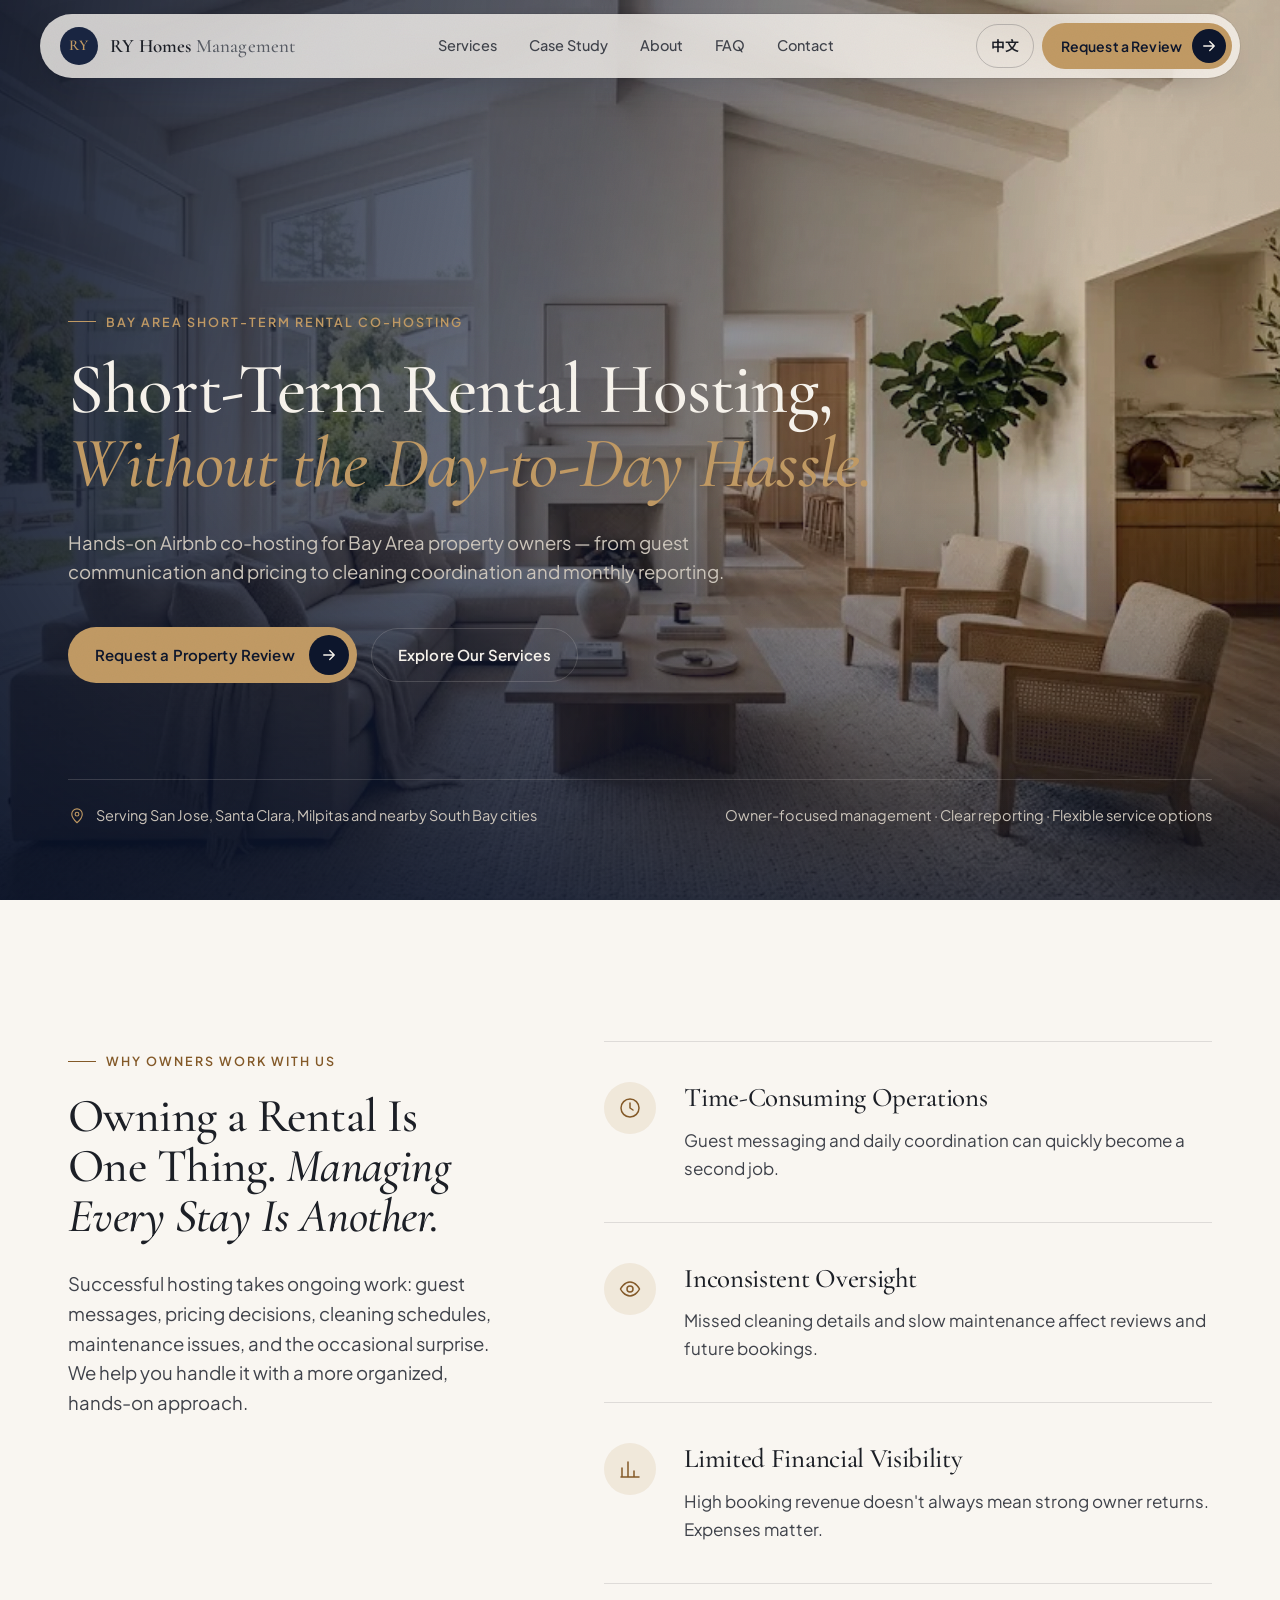
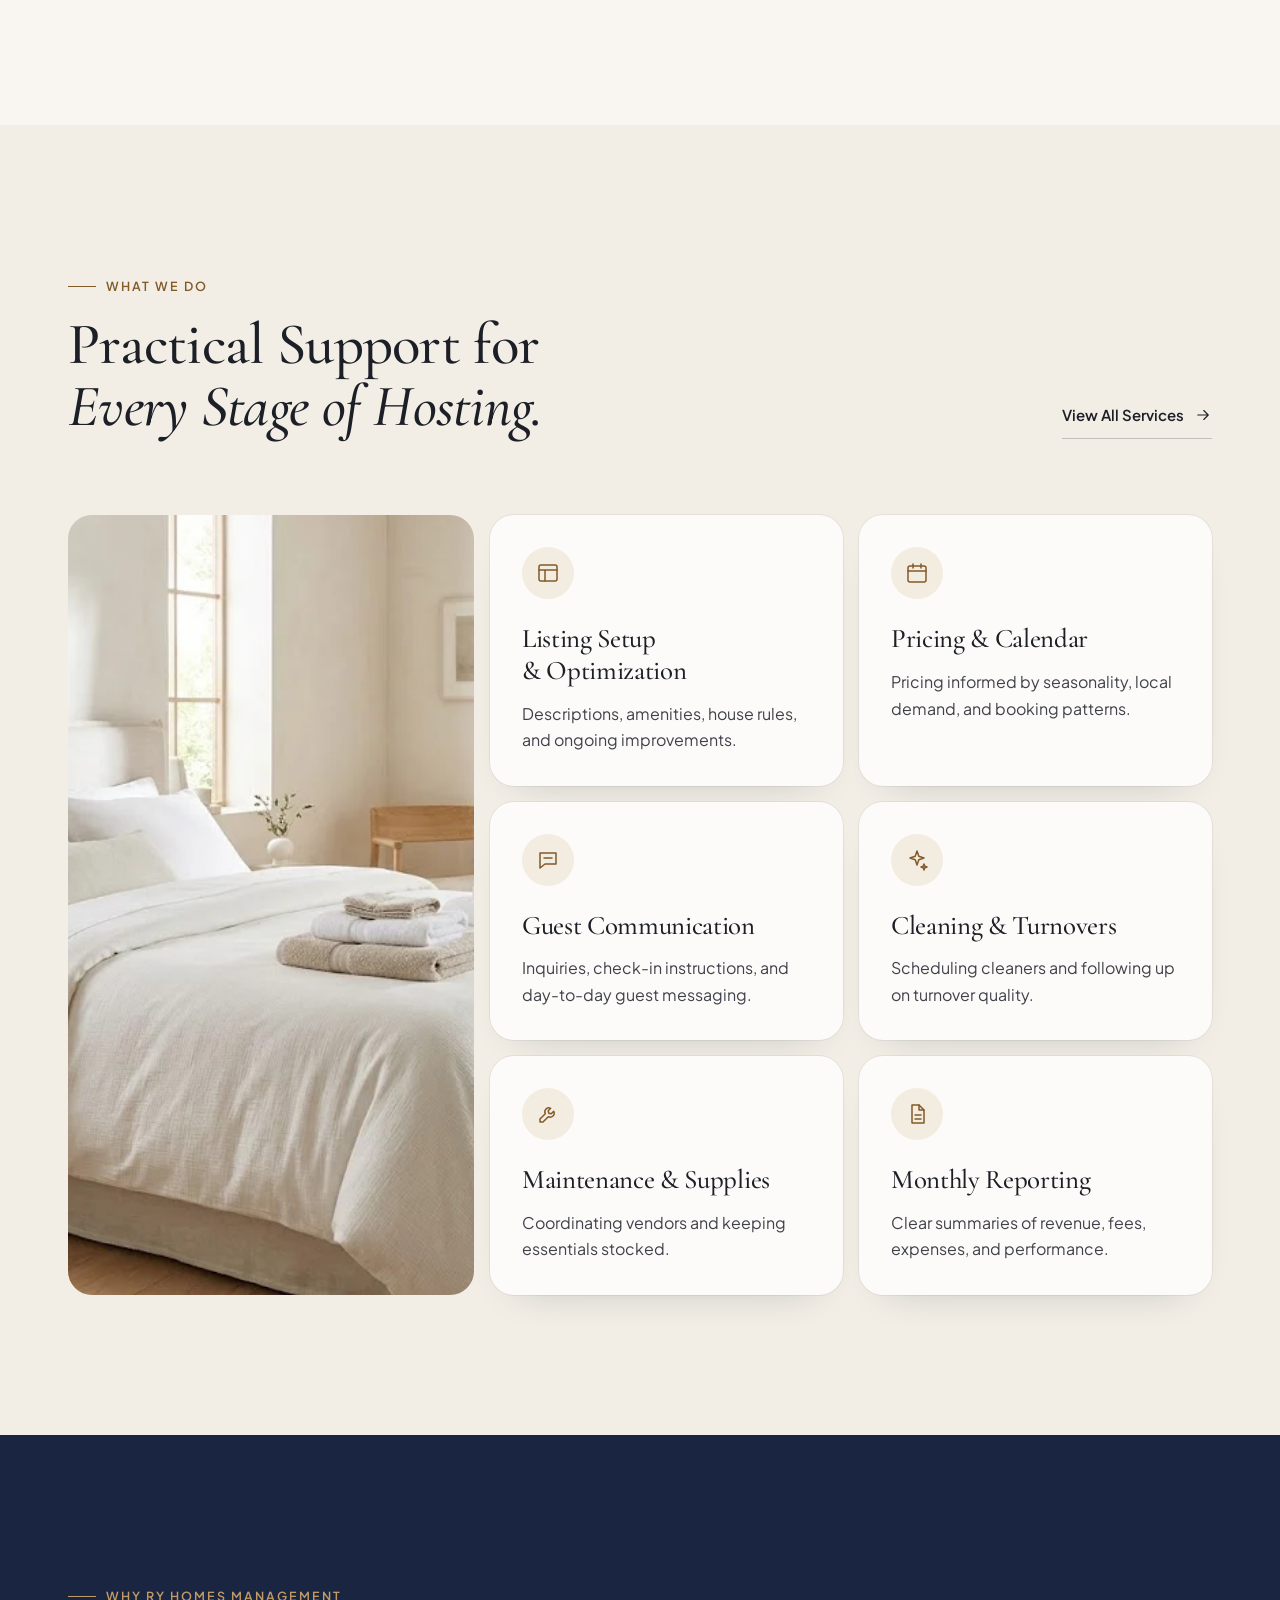
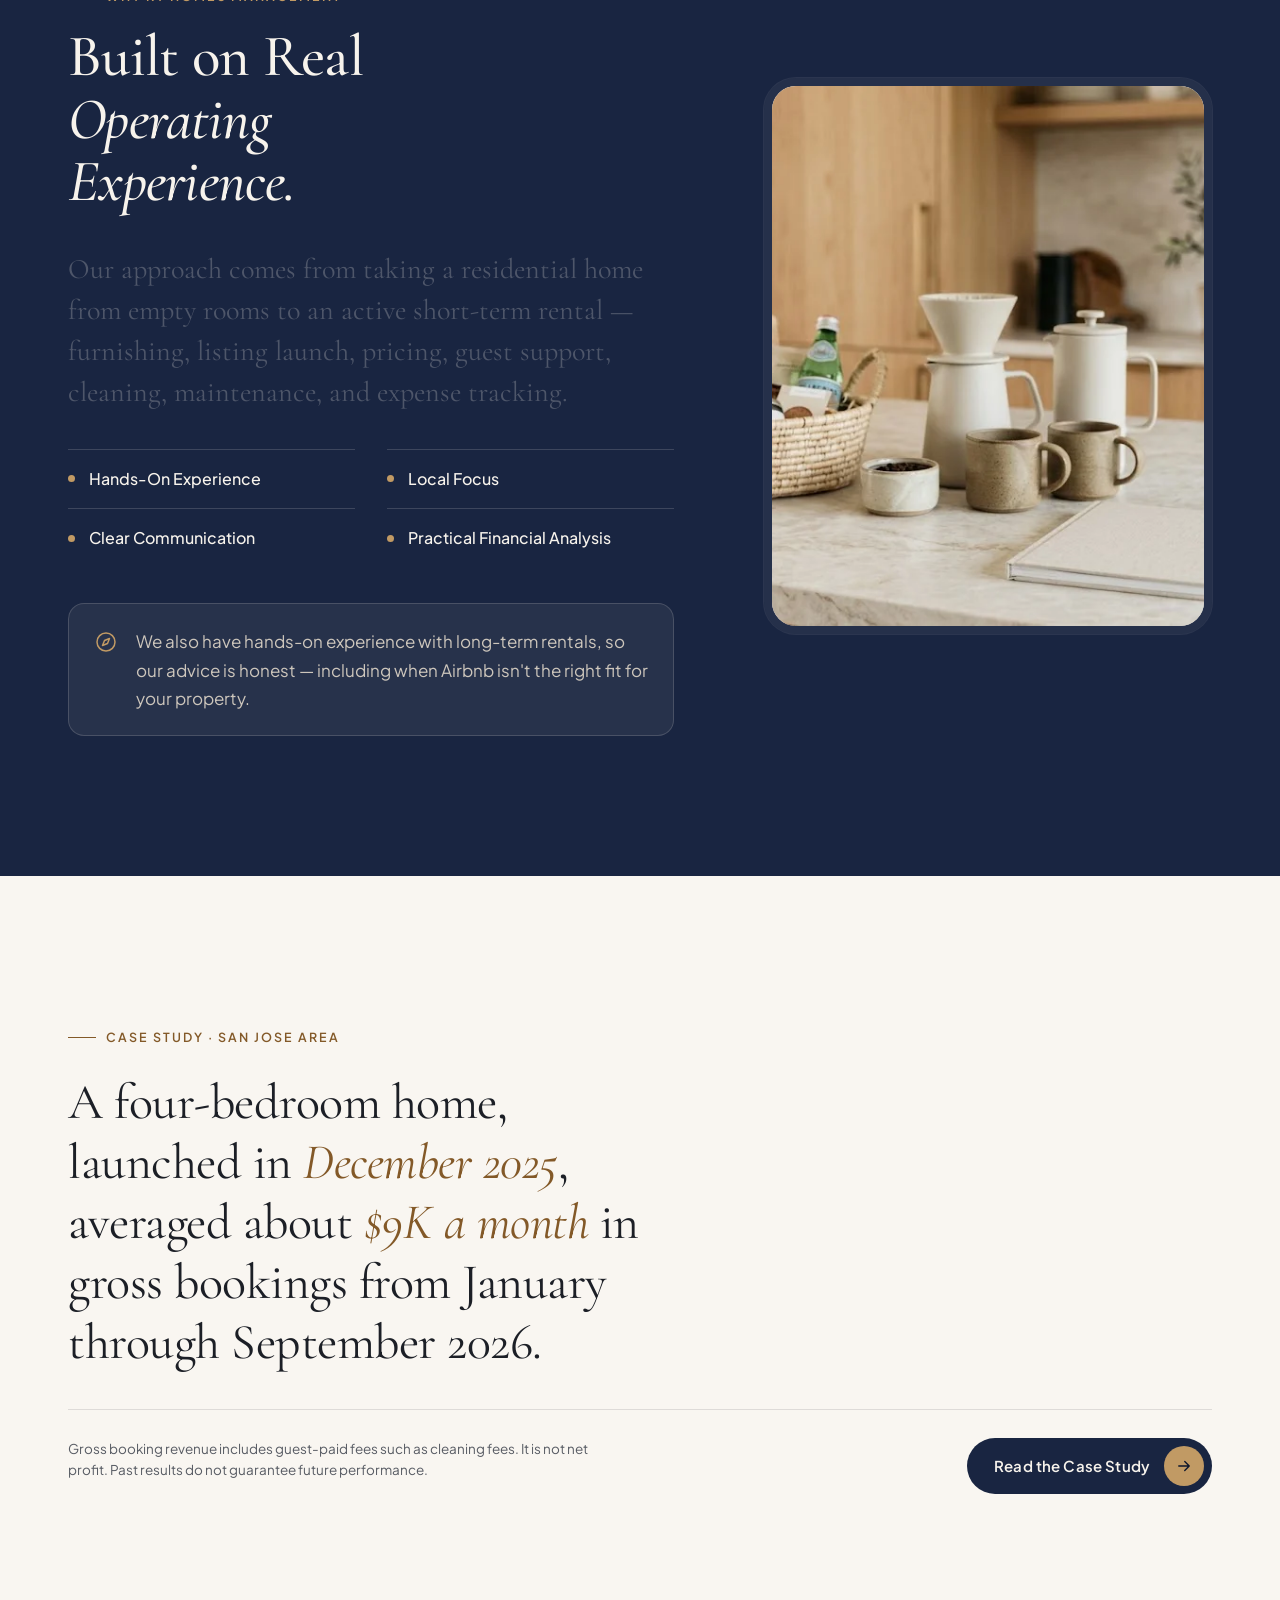
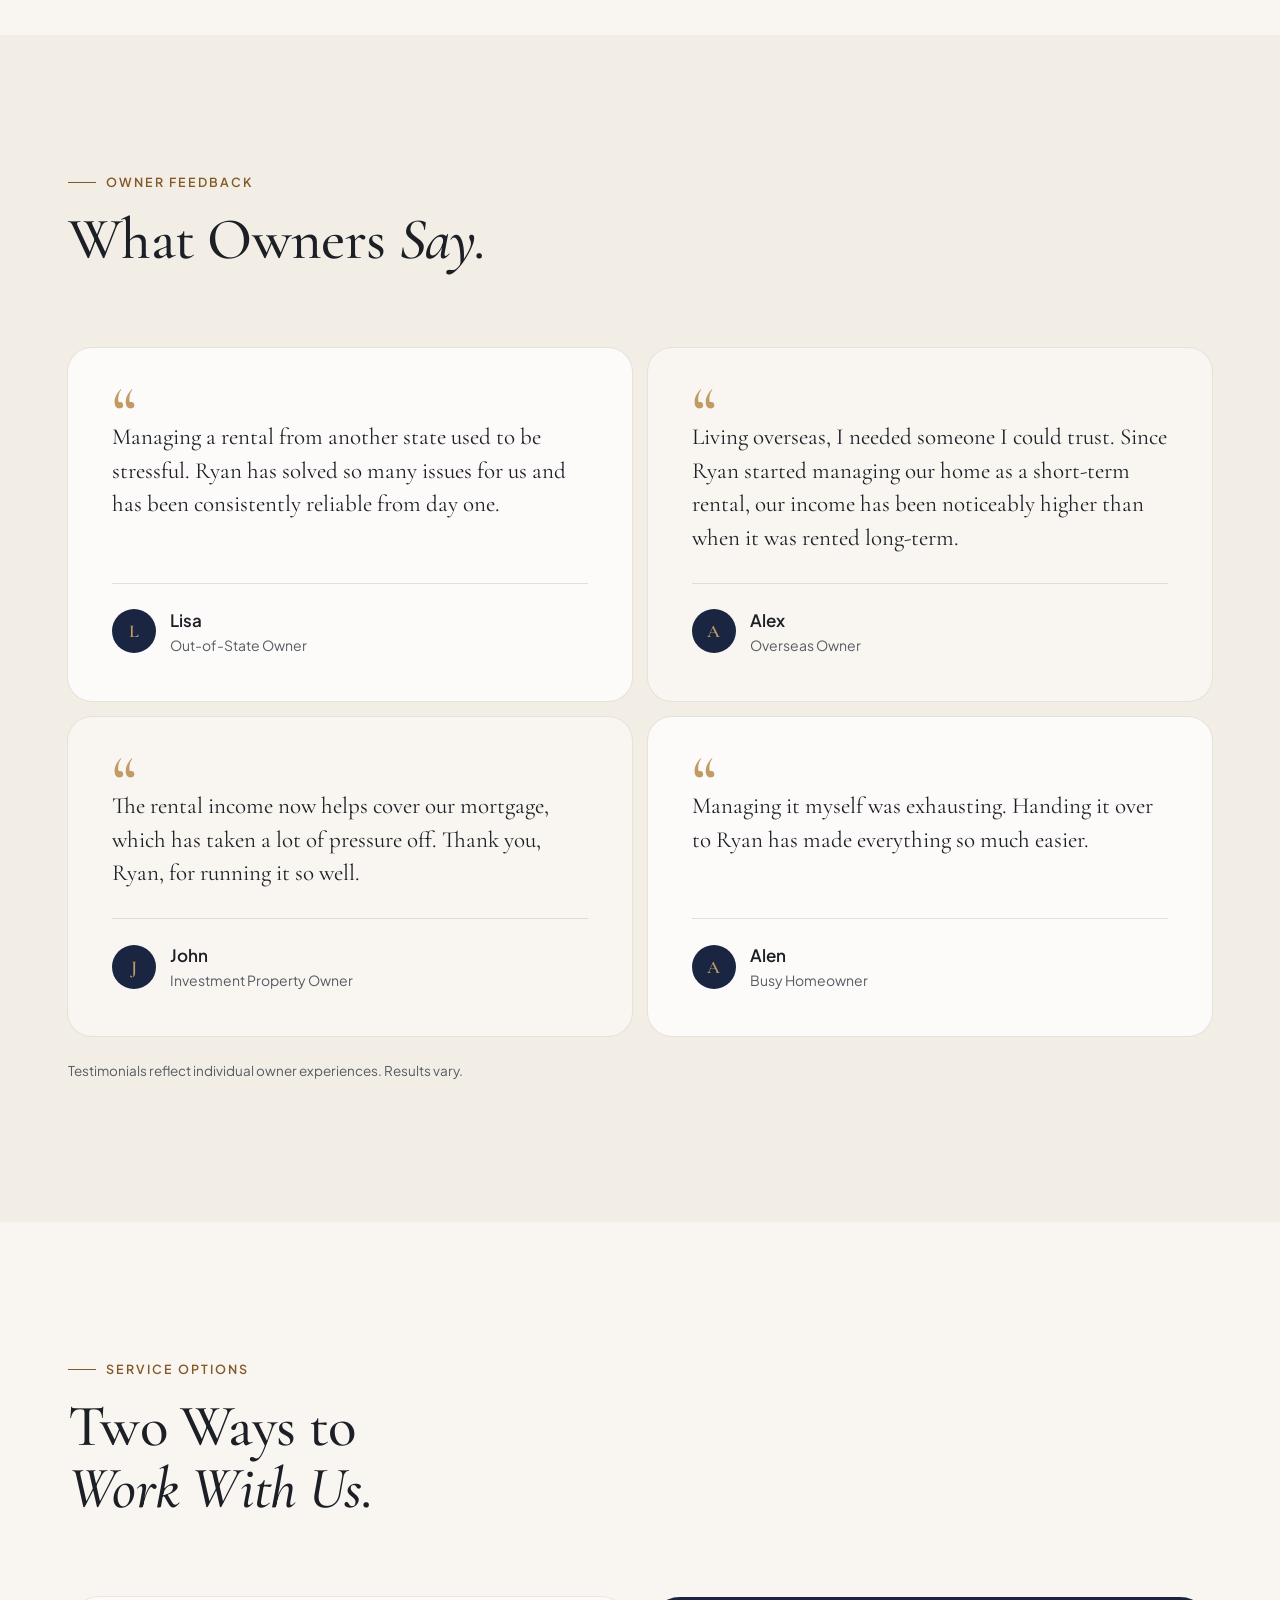
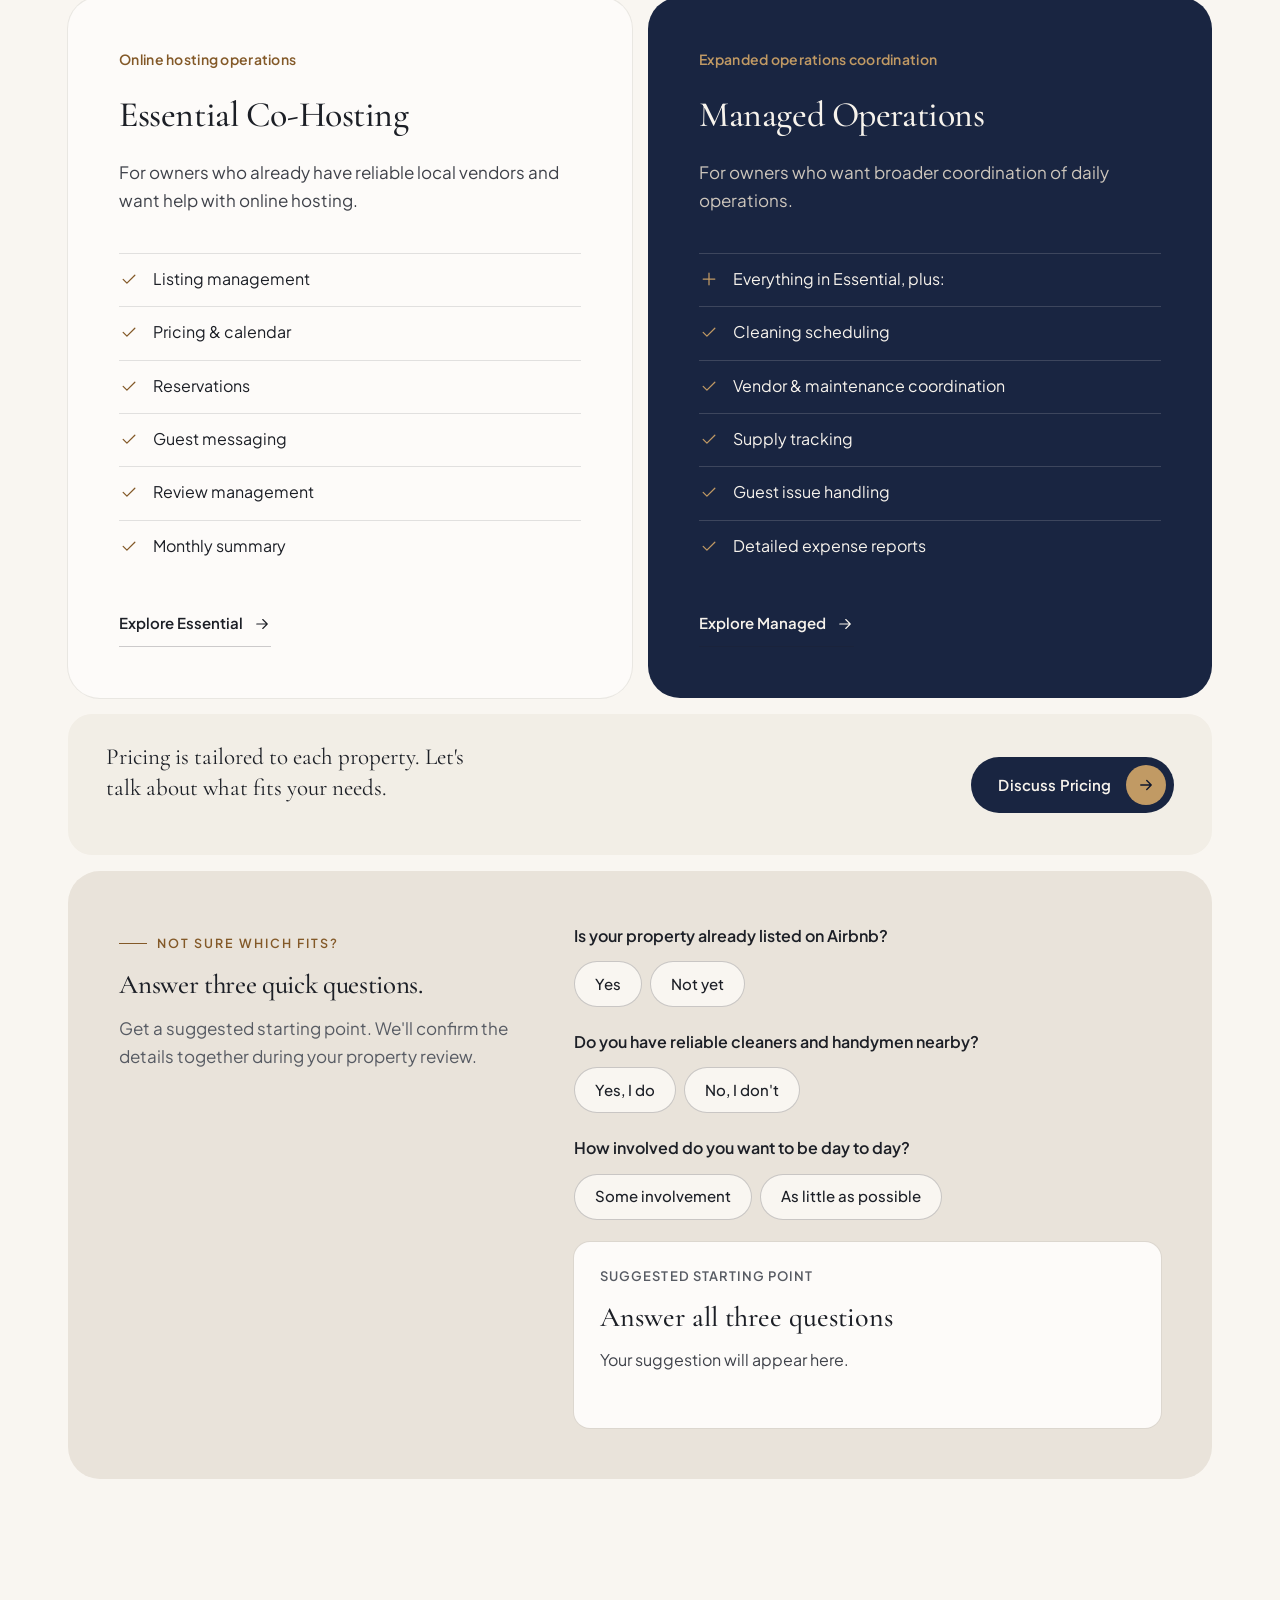
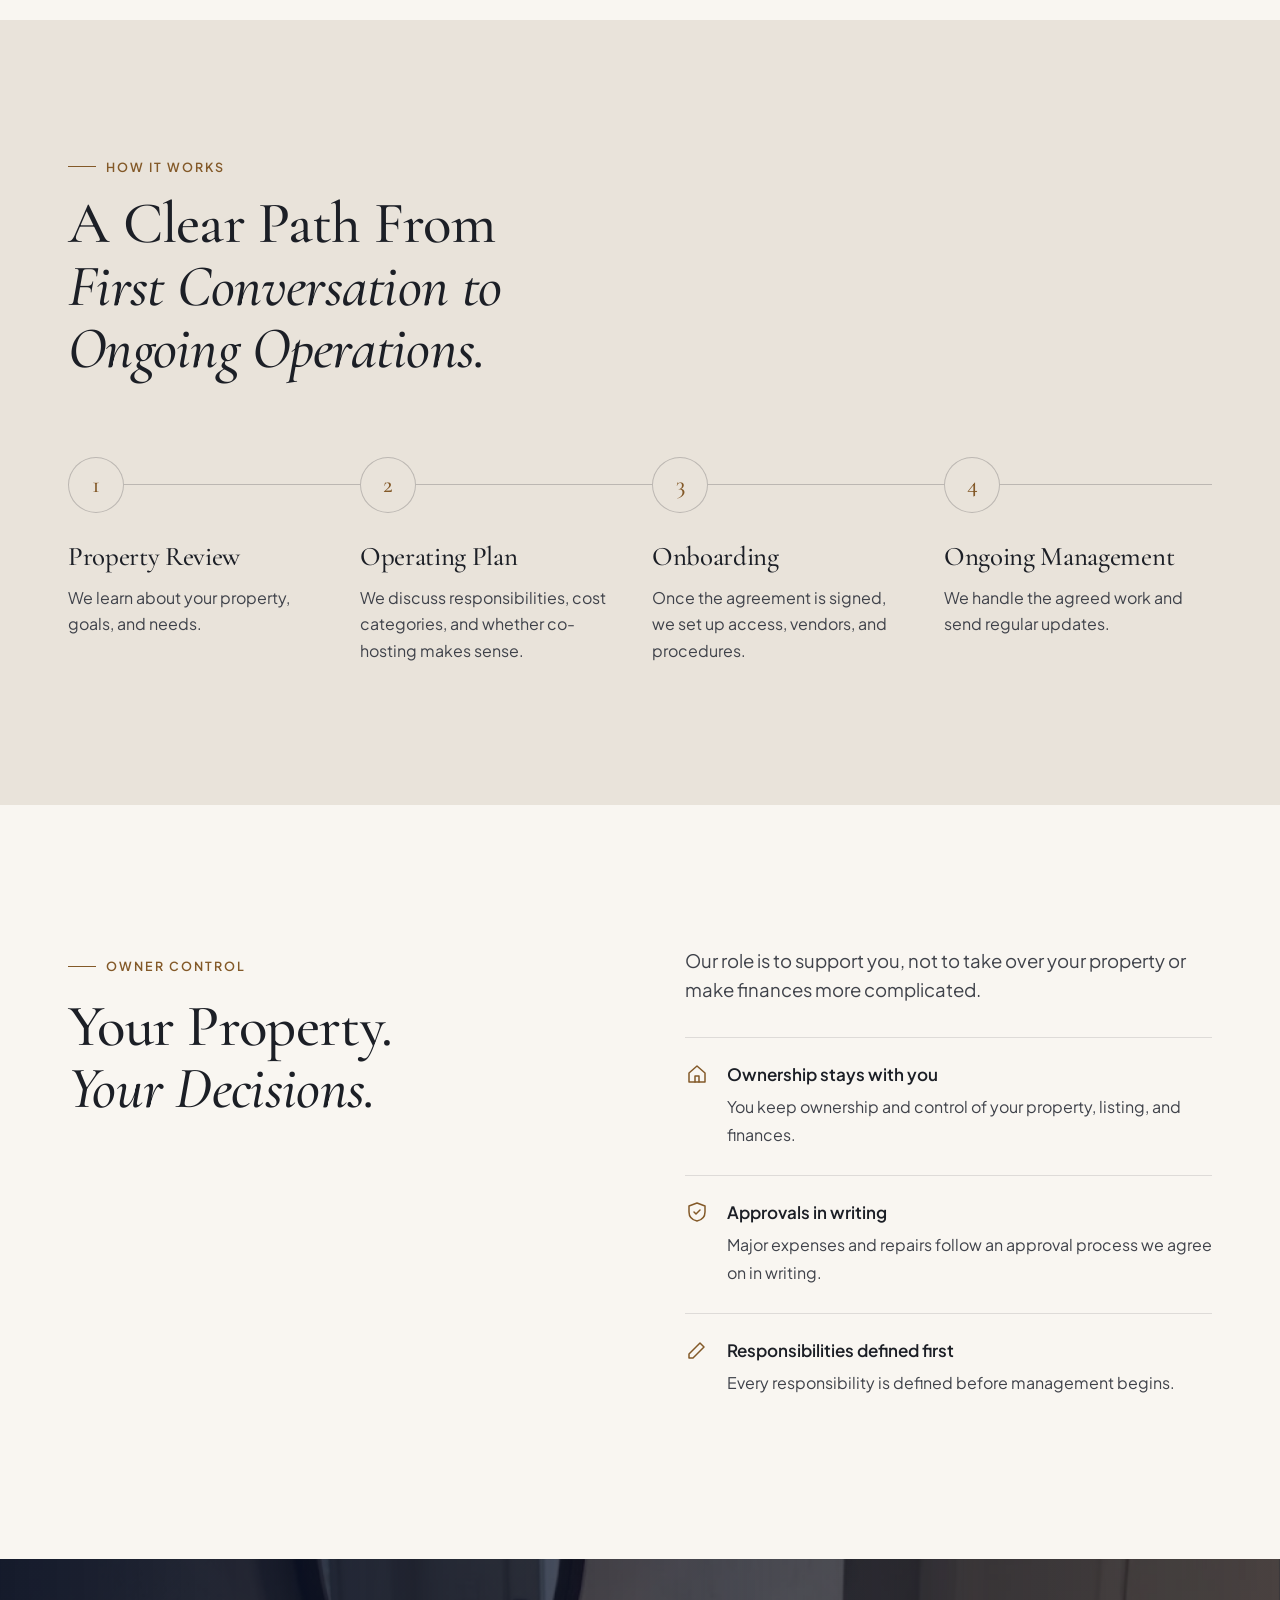
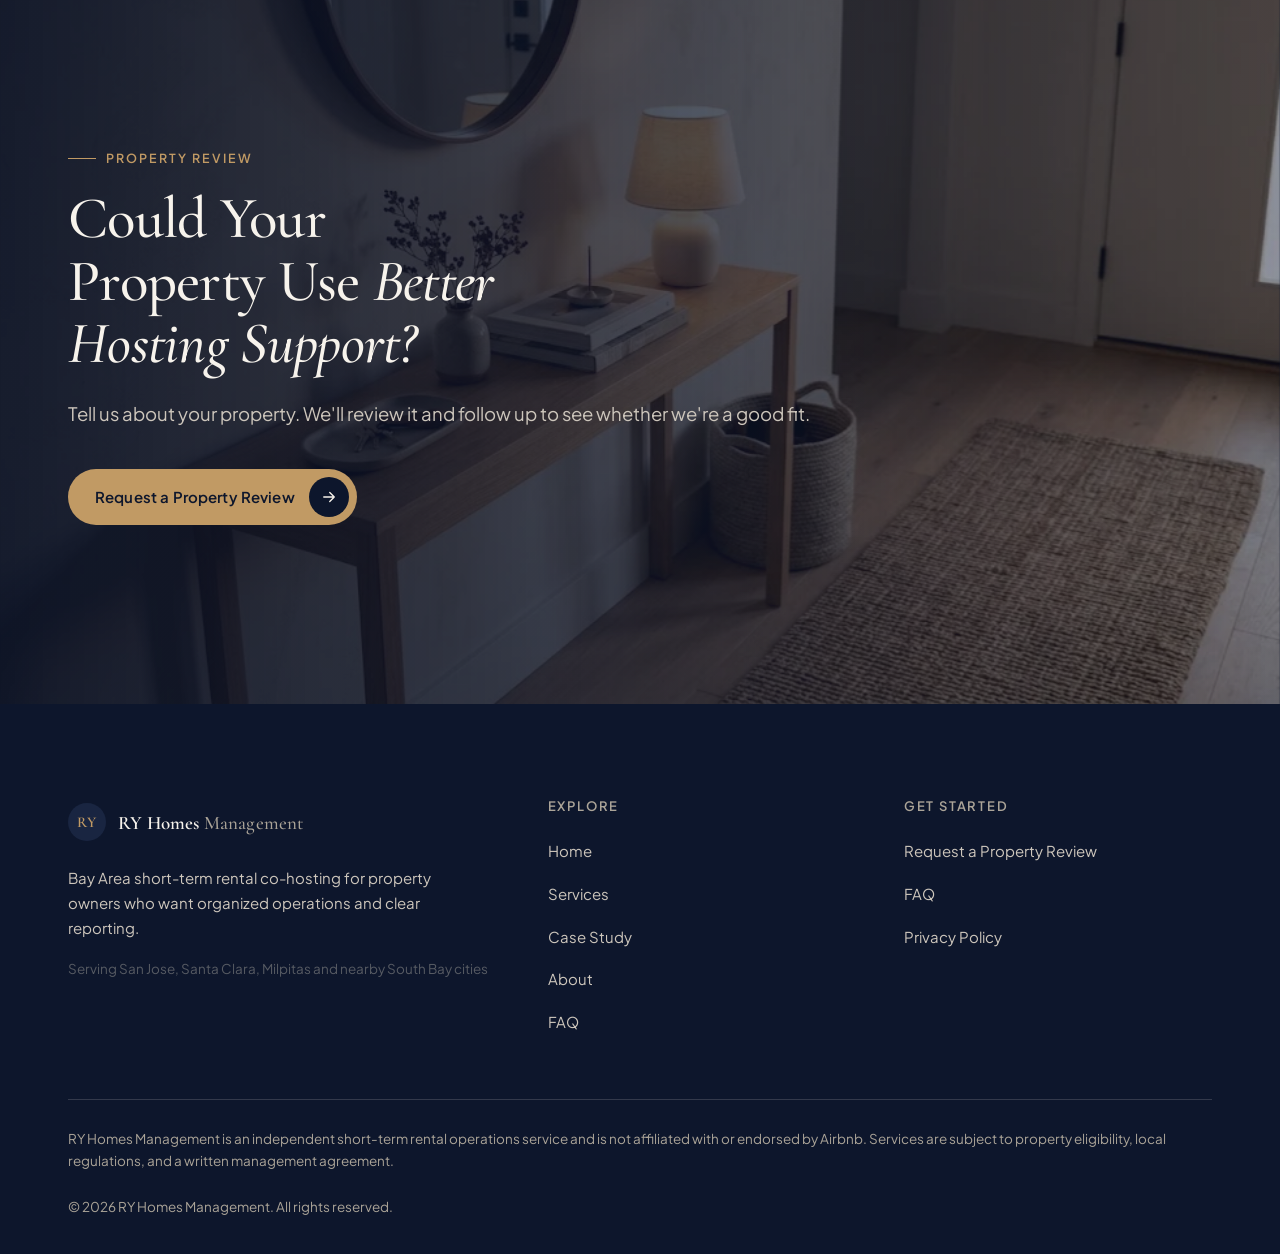
<file: index.html>
<!doctype html>
<html lang="en">
<head>
<meta charset="utf-8">
<meta name="viewport" content="width=device-width, initial-scale=1">
<title data-i18n="k6ce048814">Bay Area Airbnb Co-Hosting &amp; Rental Management | RY Homes Management</title>
<meta name="description" content="Hands-on Airbnb co-hosting and short-term rental operations support for Bay Area property owners. Explore services and request a property review." data-i18n-content="k680b8420b">
<link rel="canonical" href="https://sf-ryanyan.github.io/ryhomestays/">
<meta property="og:type" content="website">
<meta property="og:site_name" content="RY Homes Management">
<meta property="og:title" content="Bay Area Airbnb Co-Hosting &amp;amp; Rental Management | RY Homes Management">
<meta property="og:description" content="Hands-on Airbnb co-hosting and short-term rental operations support for Bay Area property owners. Explore services and request a property review.">
<meta property="og:url" content="https://sf-ryanyan.github.io/ryhomestays/">
<meta property="og:image" content="https://sf-ryanyan.github.io/ryhomestays/assets/img/hero-living.webp">
<meta name="twitter:card" content="summary_large_image">
<meta name="theme-color" content="#1f2a44">
<link rel="icon" href="assets/img/favicon.svg" type="image/svg+xml">
<link rel="preconnect" href="https://fonts.googleapis.com">
<link rel="preconnect" href="https://fonts.gstatic.com" crossorigin>
<link rel="stylesheet" href="https://fonts.googleapis.com/css2?family=Cormorant+Garamond:ital,wght@0,500;0,600;1,500&family=Plus+Jakarta+Sans:wght@400;500;600&family=Noto+Sans+SC:wght@400;500;600&family=Noto+Serif+SC:wght@500;600&display=swap">
<link rel="stylesheet" href="assets/css/site.css">
<script>document.documentElement.classList.add('js');try{if(localStorage.getItem('ryhs-lang')==='zh')document.documentElement.lang='zh-CN'}catch(e){}</script>
<script type="application/ld+json">{"@context": "https://schema.org", "@type": "ProfessionalService", "name": "RY Homes Management", "description": "Hands-on Airbnb co-hosting and short-term rental operations support for Bay Area property owners.", "url": "https://sf-ryanyan.github.io/ryhomestays/", "image": "https://sf-ryanyan.github.io/ryhomestays/assets/img/hero-living.webp", "founder": {"@type": "Person", "name": "Ryan Yan"}, "serviceType": "Short-term rental co-hosting", "areaServed": [{"@type": "City", "name": "San Jose"}, {"@type": "City", "name": "Santa Clara"}, {"@type": "City", "name": "Milpitas"}]}</script>
</head>
<body>
<div class="page">
<a class="skip" href="#main"><span data-i18n="k0a4470d64">Skip to content</span></a>
<header class="nav">
  <div class="nav__pill">
    <a class="brand" href="./" aria-label="RY Homes Management home"><span class="brand__mark">RY</span><span class="brand__name">RY Homes<span> Management</span></span></a>
    <nav class="nav__links" aria-label="Main navigation" data-i18n-aria-label="kefd197f3f"><a href="services/"><span data-i18n="k5cbd58404">Services</span></a><a href="case-study/"><span data-i18n="k81a05566b">Case Study</span></a><a href="about/"><span data-i18n="k6b21fb791">About</span></a><a href="faq/"><span data-i18n="k03688ba6a">FAQ</span></a><a href="contact/"><span data-i18n="kb37456c45">Contact</span></a></nav>
    <div class="nav__actions">
      <button class="lang" type="button" data-lang-toggle>中文</button>
      <a class="btn btn--primary btn--sm" href="contact/"><span data-i18n="k5dddf7791">Request a Review</span><span class="btn__arrow"><svg class="ico" viewBox="0 0 24 24" aria-hidden="true" focusable="false"><path d="M5 12h14M13 6l6 6-6 6"/></svg></span></a>
      <button class="burger" type="button" aria-controls="menu" aria-expanded="false" aria-label="Menu" data-i18n-aria-label="k57f5f5efb"><svg class="ico ico--menu" viewBox="0 0 24 24" aria-hidden="true" focusable="false"><path d="M4 7h16M4 12h16M4 17h16"/></svg><svg class="ico ico--close" viewBox="0 0 24 24" aria-hidden="true" focusable="false"><path d="M6 6l12 12M18 6L6 18"/></svg></button>
    </div>
  </div>
</header>
<div class="menu on-dark" id="menu" aria-hidden="true">
  <nav aria-label="Mobile navigation" data-i18n-aria-label="k058f36b25"><a href="./" aria-current="page"><span data-i18n="k70f8bb9a8">Home</span></a><a href="services/"><span data-i18n="k5cbd58404">Services</span></a><a href="case-study/"><span data-i18n="k81a05566b">Case Study</span></a><a href="about/"><span data-i18n="k6b21fb791">About</span></a><a href="faq/"><span data-i18n="k03688ba6a">FAQ</span></a><a href="contact/"><span data-i18n="kb37456c45">Contact</span></a></nav>
  <div class="menu__foot">
    <a class="btn btn--primary" href="contact/"><span data-i18n="k4c1d771ed">Request a Property Review</span><span class="btn__arrow"><svg class="ico" viewBox="0 0 24 24" aria-hidden="true" focusable="false"><path d="M5 12h14M13 6l6 6-6 6"/></svg></span></a>
    <p class="fine"><span data-i18n="k5134a24b0">Serving San Jose, Santa Clara, Milpitas and nearby South Bay cities</span></p>
  </div>
</div>
<main id="main">

<section class="hero" aria-labelledby="hero-h">
  <div class="hero__media"><img src="assets/img/hero-living.webp" alt="A bright, modern living room in a Bay Area home" data-i18n-alt="k91165b583" width="1024" height="572" decoding="async" fetchpriority="high" onerror="this.remove()"></div>
  <div class="wrap hero__inner on-dark">
    <span class="eyebrow"><span data-i18n="k369f5a8cf">Bay Area Short-Term Rental Co-Hosting</span></span>
    <h1 id="hero-h"><span data-i18n="k85ced3701">Short-Term Rental Hosting, <em>Without the Day-to-Day Hassle.</em></span></h1>
    <p class="lead"><span data-i18n="k1a8464d49">Hands-on Airbnb co-hosting for Bay Area property owners — from guest communication and pricing to cleaning coordination and monthly reporting.</span></p>
    <div class="btns"><a class="btn btn--primary" href="contact/"><span data-i18n="k4c1d771ed">Request a Property Review</span><span class="btn__arrow"><svg class="ico" viewBox="0 0 24 24" aria-hidden="true" focusable="false"><path d="M5 12h14M13 6l6 6-6 6"/></svg></span></a><a class="btn btn--ghost" href="services/"><span data-i18n="k01fa0051e">Explore Our Services</span></a></div>
    <div class="hero__foot">
      <span><svg class="ico" viewBox="0 0 24 24" aria-hidden="true" focusable="false"><path d="M12 21s-7-6.2-7-11.5a7 7 0 0 1 14 0C19 14.8 12 21 12 21z"/><circle cx="12" cy="9.5" r="2.5"/></svg><span data-i18n="k5134a24b0">Serving San Jose, Santa Clara, Milpitas and nearby South Bay cities</span></span>
      <span><span data-i18n="k0a814df7a">Owner-focused management · Clear reporting · Flexible service options</span></span>
    </div>
  </div>
</section>

<section class="section" aria-labelledby="why-h">
  <div class="wrap split">
    <div class="split__sticky" data-reveal>
      <span class="eyebrow"><span data-i18n="kf277a42e3">Why owners work with us</span></span>
      <h2 id="why-h"><span data-i18n="k6fe1131a3">Owning a Rental Is One Thing. <em>Managing Every Stay Is Another.</em></span></h2>
      <p class="lead" data-i18n="k7ea93e6b8">Successful hosting takes ongoing work: guest messages, pricing decisions, cleaning schedules, maintenance issues, and the occasional surprise. We help you handle it with a more organized, hands-on approach.</p>
    </div>
    <ul class="issues"><li data-reveal style="--d:0ms"><span class="ico-badge"><svg class="ico" viewBox="0 0 24 24" aria-hidden="true" focusable="false"><circle cx="12" cy="12" r="9"/><path d="M12 7v5l3 2"/></svg></span><div><h3 data-i18n="ka69809f64">Time-Consuming Operations</h3><p data-i18n="kc7ec7be30">Guest messaging and daily coordination can quickly become a second job.</p></div></li><li data-reveal style="--d:90ms"><span class="ico-badge"><svg class="ico" viewBox="0 0 24 24" aria-hidden="true" focusable="false"><path d="M2.5 12S6 5 12 5s9.5 7 9.5 7-3.5 7-9.5 7-9.5-7-9.5-7z"/><circle cx="12" cy="12" r="3"/></svg></span><div><h3 data-i18n="k8364a29a2">Inconsistent Oversight</h3><p data-i18n="k4d7e815b6">Missed cleaning details and slow maintenance affect reviews and future bookings.</p></div></li><li data-reveal style="--d:180ms"><span class="ico-badge"><svg class="ico" viewBox="0 0 24 24" aria-hidden="true" focusable="false"><path d="M4 20V11M10 20V5M16 20v-6M3 20h18"/></svg></span><div><h3 data-i18n="ka14caaa38">Limited Financial Visibility</h3><p data-i18n="k184031a4d">High booking revenue doesn't always mean strong owner returns. Expenses matter.</p></div></li></ul>
  </div>
</section>

<section class="section bg-1" aria-labelledby="do-h">
  <div class="wrap">
    <div class="head head--split" data-reveal>
      <div><span class="eyebrow"><span data-i18n="ka39b9d3a4">What we do</span></span><h2 id="do-h" style="margin-top:20px"><span data-i18n="kd38ac7ea8">Practical Support for <em>Every Stage of Hosting.</em></span></h2></div>
      <a class="link" href="services/"><span data-i18n="k33bf2fec6">View All Services</span><svg class="ico" viewBox="0 0 24 24" aria-hidden="true" focusable="false"><path d="M5 12h14M13 6l6 6-6 6"/></svg></a>
    </div>
    <div class="bento">
      <div class="frame frame--hover bento__img" data-reveal><img src="assets/img/services-bedroom.webp" alt="A freshly made guest bedroom with folded towels" data-i18n-alt="k70b11a182" width="1024" height="572" loading="lazy" decoding="async" onerror="this.remove()"></div>
      <article class="card card--lift" data-reveal style="--d:0ms"><span class="ico-badge"><svg class="ico" viewBox="0 0 24 24" aria-hidden="true" focusable="false"><rect x="3" y="4" width="18" height="16" rx="2"/><path d="M3 9h18M9 9v11"/></svg></span><h3 data-i18n="k1221d191a">Listing Setup &amp; Optimization</h3><p data-i18n="ke6d72721d">Descriptions, amenities, house rules, and ongoing improvements.</p></article><article class="card card--lift" data-reveal style="--d:90ms"><span class="ico-badge"><svg class="ico" viewBox="0 0 24 24" aria-hidden="true" focusable="false"><rect x="3" y="5" width="18" height="16" rx="2"/><path d="M3 10h18M8 3v4M16 3v4"/></svg></span><h3 data-i18n="k517f0407c">Pricing &amp; Calendar</h3><p data-i18n="kcb220a504">Pricing informed by seasonality, local demand, and booking patterns.</p></article><article class="card card--lift" data-reveal style="--d:0ms"><span class="ico-badge"><svg class="ico" viewBox="0 0 24 24" aria-hidden="true" focusable="false"><path d="M4 5h16v11H9l-5 4z"/><path d="M8 10h8"/></svg></span><h3 data-i18n="ke12772955">Guest Communication</h3><p data-i18n="k368ee59dc">Inquiries, check-in instructions, and day-to-day guest messaging.</p></article><article class="card card--lift" data-reveal style="--d:90ms"><span class="ico-badge"><svg class="ico" viewBox="0 0 24 24" aria-hidden="true" focusable="false"><path d="M12 3l1.8 5.2L19 10l-5.2 1.8L12 17l-1.8-5.2L5 10l5.2-1.8zM19 16l.8 2.2L22 19l-2.2.8L19 22l-.8-2.2L16 19l2.2-.8z"/></svg></span><h3 data-i18n="k3be8a622c">Cleaning &amp; Turnovers</h3><p data-i18n="k061730760">Scheduling cleaners and following up on turnover quality.</p></article><article class="card card--lift" data-reveal style="--d:0ms"><span class="ico-badge"><svg class="ico" viewBox="0 0 24 24" aria-hidden="true" focusable="false"><path d="M14.7 6.3a4 4 0 0 0-5.4 5.4L4 17v3h3l5.3-5.3a4 4 0 0 0 5.4-5.4l-2.5 2.5-2.4-.6-.6-2.4z"/></svg></span><h3 data-i18n="k4d9d35f9a">Maintenance &amp; Supplies</h3><p data-i18n="k57f699284">Coordinating vendors and keeping essentials stocked.</p></article><article class="card card--lift" data-reveal style="--d:90ms"><span class="ico-badge"><svg class="ico" viewBox="0 0 24 24" aria-hidden="true" focusable="false"><path d="M7 3h7l5 5v13H7z"/><path d="M14 3v5h5M10 13h6M10 17h6"/></svg></span><h3 data-i18n="k1233a6b48">Monthly Reporting</h3><p data-i18n="k43e421666">Clear summaries of revenue, fees, expenses, and performance.</p></article>
    </div>
  </div>
</section>

<section class="section dark" aria-labelledby="exp-h">
  <div class="wrap exp">
    <div>
      <span class="eyebrow" data-reveal><span data-i18n="k3921ce454">Why RY Homes Management</span></span>
      <h2 id="exp-h" data-reveal><span data-i18n="k72212a845">Built on Real <em>Operating Experience.</em></span></h2>
      <p class="statement scrub" data-i18n="k6a9ff72b3">Our approach comes from taking a residential home from empty rooms to an active short-term rental — furnishing, listing launch, pricing, guest support, cleaning, maintenance, and expense tracking.</p>
      <ul class="keys" data-reveal><li><span data-i18n="k7b0e2b3a8">Hands-On Experience</span></li><li><span data-i18n="k2ce680399">Local Focus</span></li><li><span data-i18n="keb072596a">Clear Communication</span></li><li><span data-i18n="k343c4c125">Practical Financial Analysis</span></li></ul>
      <div class="honest" data-reveal><svg class="ico" viewBox="0 0 24 24" aria-hidden="true" focusable="false"><circle cx="12" cy="12" r="9"/><path d="M15.5 8.5l-2 5-5 2 2-5z"/></svg><p data-i18n="k87fcb5bc1">We also have hands-on experience with long-term rentals, so our advice is honest — including when Airbnb isn't the right fit for your property.</p></div>
    </div>
    <div class="exp__media bezel" data-reveal style="--d:120ms"><div class="frame"><img src="assets/img/experience-kitchen.webp" alt="A guest welcome setup on a kitchen counter" data-i18n-alt="k4cb2f14c5" width="1024" height="572" loading="lazy" decoding="async" onerror="this.remove()"></div></div>
  </div>
</section>

<section class="section" aria-labelledby="case-h">
  <div class="wrap">
    <span class="eyebrow" data-reveal><span data-i18n="ka0a5cc612">Case Study · San Jose Area</span></span>
    <h2 id="case-h" class="case-line" data-reveal style="--d:80ms"><span data-i18n="k0bb0cdcbf">A four-bedroom home, launched in <span class="fig">December 2025</span>, averaged about <span class="fig">$9K a month</span> in gross bookings from January through September 2026.</span></h2>
    <div class="case-row" data-reveal style="--d:160ms">
      <p class="fine" data-i18n="k2b0a5fd3a">Gross booking revenue includes guest-paid fees such as cleaning fees. It is not net profit. Past results do not guarantee future performance.</p>
      <a class="btn btn--dark" href="case-study/"><span data-i18n="k122862d97">Read the Case Study</span><span class="btn__arrow"><svg class="ico" viewBox="0 0 24 24" aria-hidden="true" focusable="false"><path d="M5 12h14M13 6l6 6-6 6"/></svg></span></a>
    </div>
  </div>
</section>

<section class="section bg-1" aria-labelledby="say-h">
  <div class="wrap">
    <div class="head" data-reveal><span class="eyebrow"><span data-i18n="k2ed088b3d">Owner feedback</span></span><h2 id="say-h"><span data-i18n="k7f04367fc">What Owners <em>Say.</em></span></h2></div>
    <div class="quotes"><figure class="quote" data-reveal style="--d:0ms"><div><div class="quote__mark" aria-hidden="true">&ldquo;</div><blockquote data-i18n="k2f7dafc53">Managing a rental from another state used to be stressful. Ryan has solved so many issues for us and has been consistently reliable from day one.</blockquote></div>
<figcaption><span class="mono" aria-hidden="true">L</span><span><cite>Lisa</cite><span data-i18n="k783eb1fc9">Out-of-State Owner</span></span></figcaption></figure><figure class="quote" data-reveal style="--d:100ms"><div><div class="quote__mark" aria-hidden="true">&ldquo;</div><blockquote data-i18n="k7510fc24d">Living overseas, I needed someone I could trust. Since Ryan started managing our home as a short-term rental, our income has been noticeably higher than when it was rented long-term.</blockquote></div>
<figcaption><span class="mono" aria-hidden="true">A</span><span><cite>Alex</cite><span data-i18n="ke40ea3ed7">Overseas Owner</span></span></figcaption></figure><figure class="quote" data-reveal style="--d:0ms"><div><div class="quote__mark" aria-hidden="true">&ldquo;</div><blockquote data-i18n="k8268e6dd3">The rental income now helps cover our mortgage, which has taken a lot of pressure off. Thank you, Ryan, for running it so well.</blockquote></div>
<figcaption><span class="mono" aria-hidden="true">J</span><span><cite>John</cite><span data-i18n="k5349460ad">Investment Property Owner</span></span></figcaption></figure><figure class="quote" data-reveal style="--d:100ms"><div><div class="quote__mark" aria-hidden="true">&ldquo;</div><blockquote data-i18n="kbac44f5df">Managing it myself was exhausting. Handing it over to Ryan has made everything so much easier.</blockquote></div>
<figcaption><span class="mono" aria-hidden="true">A</span><span><cite>Alen</cite><span data-i18n="k2c93ad630">Busy Homeowner</span></span></figcaption></figure></div>
    <p class="fine quotes-note" data-i18n="k4cfea37a4">Testimonials reflect individual owner experiences. Results vary.</p>
  </div>
</section>

<section class="section" aria-labelledby="plans-h">
  <div class="wrap">
    <div class="head" data-reveal><span class="eyebrow"><span data-i18n="k052415886">Service options</span></span><h2 id="plans-h"><span data-i18n="k1ec468854">Two Ways to <em>Work With Us.</em></span></h2></div>
    <div class="plans">
      <article class="plan" data-reveal>
        <span class="plan__tag" data-i18n="kcc567e5cc">Online hosting operations</span>
        <h3 data-i18n="k80c3c3c59">Essential Co-Hosting</h3>
        <p data-i18n="k73cbe4dd7">For owners who already have reliable local vendors and want help with online hosting.</p>
        <ul class="ticks"><li><svg class="ico" viewBox="0 0 24 24" aria-hidden="true" focusable="false"><path d="M5 12.5l4.5 4.5L19 7.5"/></svg><span data-i18n="k1157c545e">Listing management</span></li><li><svg class="ico" viewBox="0 0 24 24" aria-hidden="true" focusable="false"><path d="M5 12.5l4.5 4.5L19 7.5"/></svg><span data-i18n="kacd3fc960">Pricing &amp; calendar</span></li><li><svg class="ico" viewBox="0 0 24 24" aria-hidden="true" focusable="false"><path d="M5 12.5l4.5 4.5L19 7.5"/></svg><span data-i18n="kfe5c54bba">Reservations</span></li><li><svg class="ico" viewBox="0 0 24 24" aria-hidden="true" focusable="false"><path d="M5 12.5l4.5 4.5L19 7.5"/></svg><span data-i18n="k7dbadff8a">Guest messaging</span></li><li><svg class="ico" viewBox="0 0 24 24" aria-hidden="true" focusable="false"><path d="M5 12.5l4.5 4.5L19 7.5"/></svg><span data-i18n="k430428fd6">Review management</span></li><li><svg class="ico" viewBox="0 0 24 24" aria-hidden="true" focusable="false"><path d="M5 12.5l4.5 4.5L19 7.5"/></svg><span data-i18n="k454ec30da">Monthly summary</span></li></ul>
        <div class="plan__foot"><a class="link" href="services/#essential"><span data-i18n="ke46e3bfbc">Explore Essential</span><svg class="ico" viewBox="0 0 24 24" aria-hidden="true" focusable="false"><path d="M5 12h14M13 6l6 6-6 6"/></svg></a></div>
      </article>
      <article class="plan plan--dark on-dark" data-reveal style="--d:100ms">
        <span class="plan__tag" data-i18n="k99645f6d4">Expanded operations coordination</span>
        <h3 data-i18n="k6a4cd9659">Managed Operations</h3>
        <p data-i18n="k4f80c3883">For owners who want broader coordination of daily operations.</p>
        <ul class="ticks"><li><svg class="ico" viewBox="0 0 24 24" aria-hidden="true" focusable="false"><path d="M12 5v14M5 12h14"/></svg><span data-i18n="ka602da6d3">Everything in Essential, plus:</span></li><li><svg class="ico" viewBox="0 0 24 24" aria-hidden="true" focusable="false"><path d="M5 12.5l4.5 4.5L19 7.5"/></svg><span data-i18n="k56b153462">Cleaning scheduling</span></li><li><svg class="ico" viewBox="0 0 24 24" aria-hidden="true" focusable="false"><path d="M5 12.5l4.5 4.5L19 7.5"/></svg><span data-i18n="kc0d24dcf4">Vendor &amp; maintenance coordination</span></li><li><svg class="ico" viewBox="0 0 24 24" aria-hidden="true" focusable="false"><path d="M5 12.5l4.5 4.5L19 7.5"/></svg><span data-i18n="k33d35e718">Supply tracking</span></li><li><svg class="ico" viewBox="0 0 24 24" aria-hidden="true" focusable="false"><path d="M5 12.5l4.5 4.5L19 7.5"/></svg><span data-i18n="k5450a3bcb">Guest issue handling</span></li><li><svg class="ico" viewBox="0 0 24 24" aria-hidden="true" focusable="false"><path d="M5 12.5l4.5 4.5L19 7.5"/></svg><span data-i18n="k7dfcdb0a2">Detailed expense reports</span></li></ul>
        <div class="plan__foot"><a class="link" href="services/#managed"><span data-i18n="k327e5e49d">Explore Managed</span><svg class="ico" viewBox="0 0 24 24" aria-hidden="true" focusable="false"><path d="M5 12h14M13 6l6 6-6 6"/></svg></a></div>
      </article>
    </div>
    <div class="price-note" data-reveal>
      <p data-i18n="kadc8d39b3">Pricing is tailored to each property. Let's talk about what fits your needs.</p>
      <a class="btn btn--dark" href="contact/"><span data-i18n="kdcf5456a7">Discuss Pricing</span><span class="btn__arrow"><svg class="ico" viewBox="0 0 24 24" aria-hidden="true" focusable="false"><path d="M5 12h14M13 6l6 6-6 6"/></svg></span></a>
    </div>
    <div class="picker" data-picker data-reveal>
      <div>
        <span class="eyebrow"><span data-i18n="k6fe36b89e">Not sure which fits?</span></span>
        <h3 data-i18n="k8494fb7c8">Answer three quick questions.</h3>
        <p class="muted" data-i18n="kd85ac3281">Get a suggested starting point. We'll confirm the details together during your property review.</p>
      </div>
      <div>
        <fieldset class="q"><legend><span data-i18n="kdcc1265a3">Is your property already listed on Airbnb?</span></legend><div class="seg"><button type="button" data-q="listed" data-v="yes" aria-pressed="false"><span data-i18n="k5397e0583">Yes</span></button><button type="button" data-q="listed" data-v="no" aria-pressed="false"><span data-i18n="k8de95fd5b">Not yet</span></button></div></fieldset>
        <fieldset class="q"><legend><span data-i18n="k6dee4858f">Do you have reliable cleaners and handymen nearby?</span></legend><div class="seg"><button type="button" data-q="vendors" data-v="yes" aria-pressed="false"><span data-i18n="k016f7e70f">Yes, I do</span></button><button type="button" data-q="vendors" data-v="no" aria-pressed="false"><span data-i18n="kd2d637084">No, I don't</span></button></div></fieldset>
        <fieldset class="q"><legend><span data-i18n="k88b747c17">How involved do you want to be day to day?</span></legend><div class="seg"><button type="button" data-q="involve" data-v="some" aria-pressed="false"><span data-i18n="k1fb320284">Some involvement</span></button><button type="button" data-q="involve" data-v="little" aria-pressed="false"><span data-i18n="k3a17f4628">As little as possible</span></button></div></fieldset>
        <div class="result" data-ready="false" aria-live="polite">
          <span class="result__label" data-i18n="k898739928">Suggested starting point</span>
          <div class="result__title"></div>
          <p class="result__body"></p>
          <div class="result__cta-wrap"><a class="btn btn--primary btn--sm result__cta" href="contact/" data-base="contact/"><span data-i18n="k4c1d771ed">Request a Property Review</span><span class="btn__arrow"><svg class="ico" viewBox="0 0 24 24" aria-hidden="true" focusable="false"><path d="M5 12h14M13 6l6 6-6 6"/></svg></span></a></div>
        </div>
      </div>
    </div>
  </div>
</section>

<section class="section bg-2" aria-labelledby="proc-h">
  <div class="wrap">
    <div class="head" data-reveal><span class="eyebrow"><span data-i18n="k1dd6a17cb">How it works</span></span><h2 id="proc-h"><span data-i18n="kd2dcf6b7d">A Clear Path From <em>First Conversation to Ongoing Operations.</em></span></h2></div>
    <ol class="process"><li class="process__line" aria-hidden="true"></li><li class="step" data-reveal style="--d:0ms"><div class="step__n">1</div><h3 data-i18n="kc78956aa6">Property Review</h3><p data-i18n="k31bf6fb7f">We learn about your property, goals, and needs.</p></li><li class="step" data-reveal style="--d:120ms"><div class="step__n">2</div><h3 data-i18n="k68f340e09">Operating Plan</h3><p data-i18n="k834c61eba">We discuss responsibilities, cost categories, and whether co-hosting makes sense.</p></li><li class="step" data-reveal style="--d:240ms"><div class="step__n">3</div><h3 data-i18n="k8d49e065a">Onboarding</h3><p data-i18n="k5fc5cad14">Once the agreement is signed, we set up access, vendors, and procedures.</p></li><li class="step" data-reveal style="--d:360ms"><div class="step__n">4</div><h3 data-i18n="k6a427c858">Ongoing Management</h3><p data-i18n="kaedf511c0">We handle the agreed work and send regular updates.</p></li></ol>
  </div>
</section>

<section class="section" aria-labelledby="ctrl-h">
  <div class="wrap control">
    <div data-reveal>
      <span class="eyebrow"><span data-i18n="k70c7d0de2">Owner control</span></span>
      <h2 id="ctrl-h"><span data-i18n="k8e01504ec">Your Property. <em>Your Decisions.</em></span></h2>
    </div>
    <div>
      <p class="lead" data-i18n="k32298b16a">Our role is to support you, not to take over your property or make finances more complicated.</p>
      <ul class="points"><li data-reveal style="--d:0ms"><svg class="ico" viewBox="0 0 24 24" aria-hidden="true" focusable="false"><path d="M4 11l8-7 8 7v9H4z"/><path d="M10 20v-6h4v6"/></svg><div><strong><span data-i18n="kad124d9c1">Ownership stays with you</span></strong><span data-i18n="ke0000a421">You keep ownership and control of your property, listing, and finances.</span></div></li><li data-reveal style="--d:90ms"><svg class="ico" viewBox="0 0 24 24" aria-hidden="true" focusable="false"><path d="M12 3l8 3v6c0 5-3.5 8-8 9-4.5-1-8-4-8-9V6z"/><path d="M9 12l2 2 4-4"/></svg><div><strong><span data-i18n="kfacf4e6df">Approvals in writing</span></strong><span data-i18n="k79774f76a">Major expenses and repairs follow an approval process we agree on in writing.</span></div></li><li data-reveal style="--d:180ms"><svg class="ico" viewBox="0 0 24 24" aria-hidden="true" focusable="false"><path d="M4 20h4L19 9l-4-4L4 16z"/></svg><div><strong><span data-i18n="k620956ac2">Responsibilities defined first</span></strong><span data-i18n="k849f184e8">Every responsibility is defined before management begins.</span></div></li></ul>
    </div>
  </div>
</section>
<section class="cta" aria-labelledby="cta-h">
  <div class="hero__media"><img src="assets/img/cta-entry.webp" alt="" width="1024" height="572" loading="lazy" decoding="async" onerror="this.remove()"></div>
  <div class="wrap cta__inner on-dark">
    <span class="eyebrow" data-reveal><span data-i18n="k988fc1da5">Property review</span></span>
    <h2 id="cta-h" data-reveal style="--d:80ms"><span data-i18n="kbf21ecd30">Could Your Property Use <em>Better Hosting Support?</em></span></h2>
    <p class="lead" data-reveal style="--d:160ms"><span data-i18n="k04a88e28d">Tell us about your property. We'll review it and follow up to see whether we're a good fit.</span></p>
    <div class="btns" data-reveal style="--d:240ms"><a class="btn btn--primary" href="contact/"><span data-i18n="k4c1d771ed">Request a Property Review</span><span class="btn__arrow"><svg class="ico" viewBox="0 0 24 24" aria-hidden="true" focusable="false"><path d="M5 12h14M13 6l6 6-6 6"/></svg></span></a></div>
  </div>
</section>
</main>
<footer class="foot">
  <div class="wrap">
    <div class="foot__grid">
      <div>
        <a class="brand" href="./" aria-label="RY Homes Management home"><span class="brand__mark">RY</span><span class="brand__name">RY Homes<span> Management</span></span></a>
        <p class="foot__about"><span data-i18n="kfc831a32e">Bay Area short-term rental co-hosting for property owners who want organized operations and clear reporting.</span></p>
        <p class="fine" style="margin-top:18px"><span data-i18n="k5134a24b0">Serving San Jose, Santa Clara, Milpitas and nearby South Bay cities</span></p>
      </div>
      <div>
        <h2><span data-i18n="kb965ae66f">Explore</span></h2>
        <ul><li><a href="./"><span data-i18n="k70f8bb9a8">Home</span></a></li><li><a href="services/"><span data-i18n="k5cbd58404">Services</span></a></li><li><a href="case-study/"><span data-i18n="k81a05566b">Case Study</span></a></li><li><a href="about/"><span data-i18n="k6b21fb791">About</span></a></li><li><a href="faq/"><span data-i18n="k03688ba6a">FAQ</span></a></li></ul>
      </div>
      <div>
        <h2><span data-i18n="k90e40d504">Get started</span></h2>
        <ul>
          <li><a href="contact/"><span data-i18n="k4c1d771ed">Request a Property Review</span></a></li>
          <li><a href="faq/"><span data-i18n="k03688ba6a">FAQ</span></a></li>
          <li><a href="privacy/"><span data-i18n="k9db108ba6">Privacy Policy</span></a></li>
        </ul>
      </div>
    </div>
    <div class="foot__legal">
      <p><span data-i18n="k2ceab0cf6">RY Homes Management is an independent short-term rental operations service and is not affiliated with or endorsed by Airbnb. Services are subject to property eligibility, local regulations, and a written management agreement.</span></p>
      <p><span data-i18n="kf39522bff">© 2026 RY Homes Management. All rights reserved.</span></p>
    </div>
  </div>
</footer>
</div>
<script src="assets/js/i18n.js"></script>
<script src="assets/js/site.js"></script>
</body>
</html>
</file>
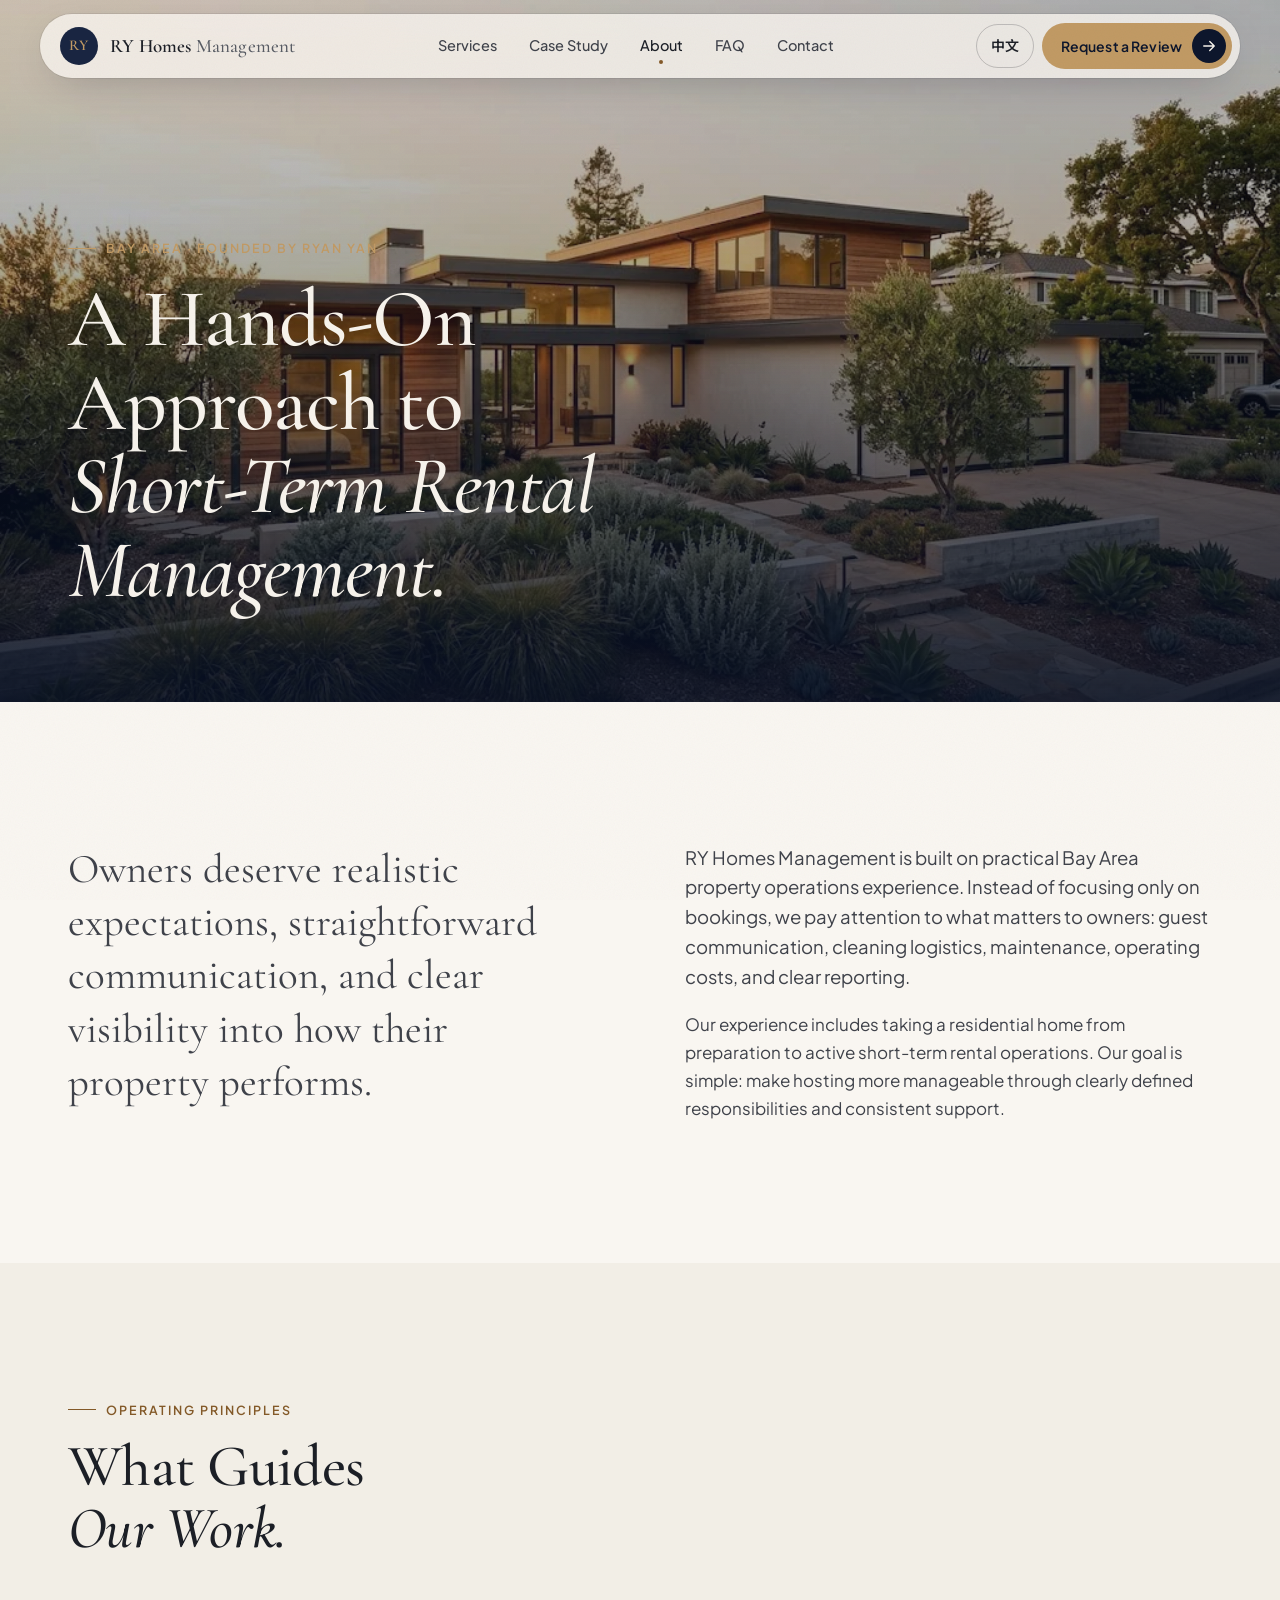
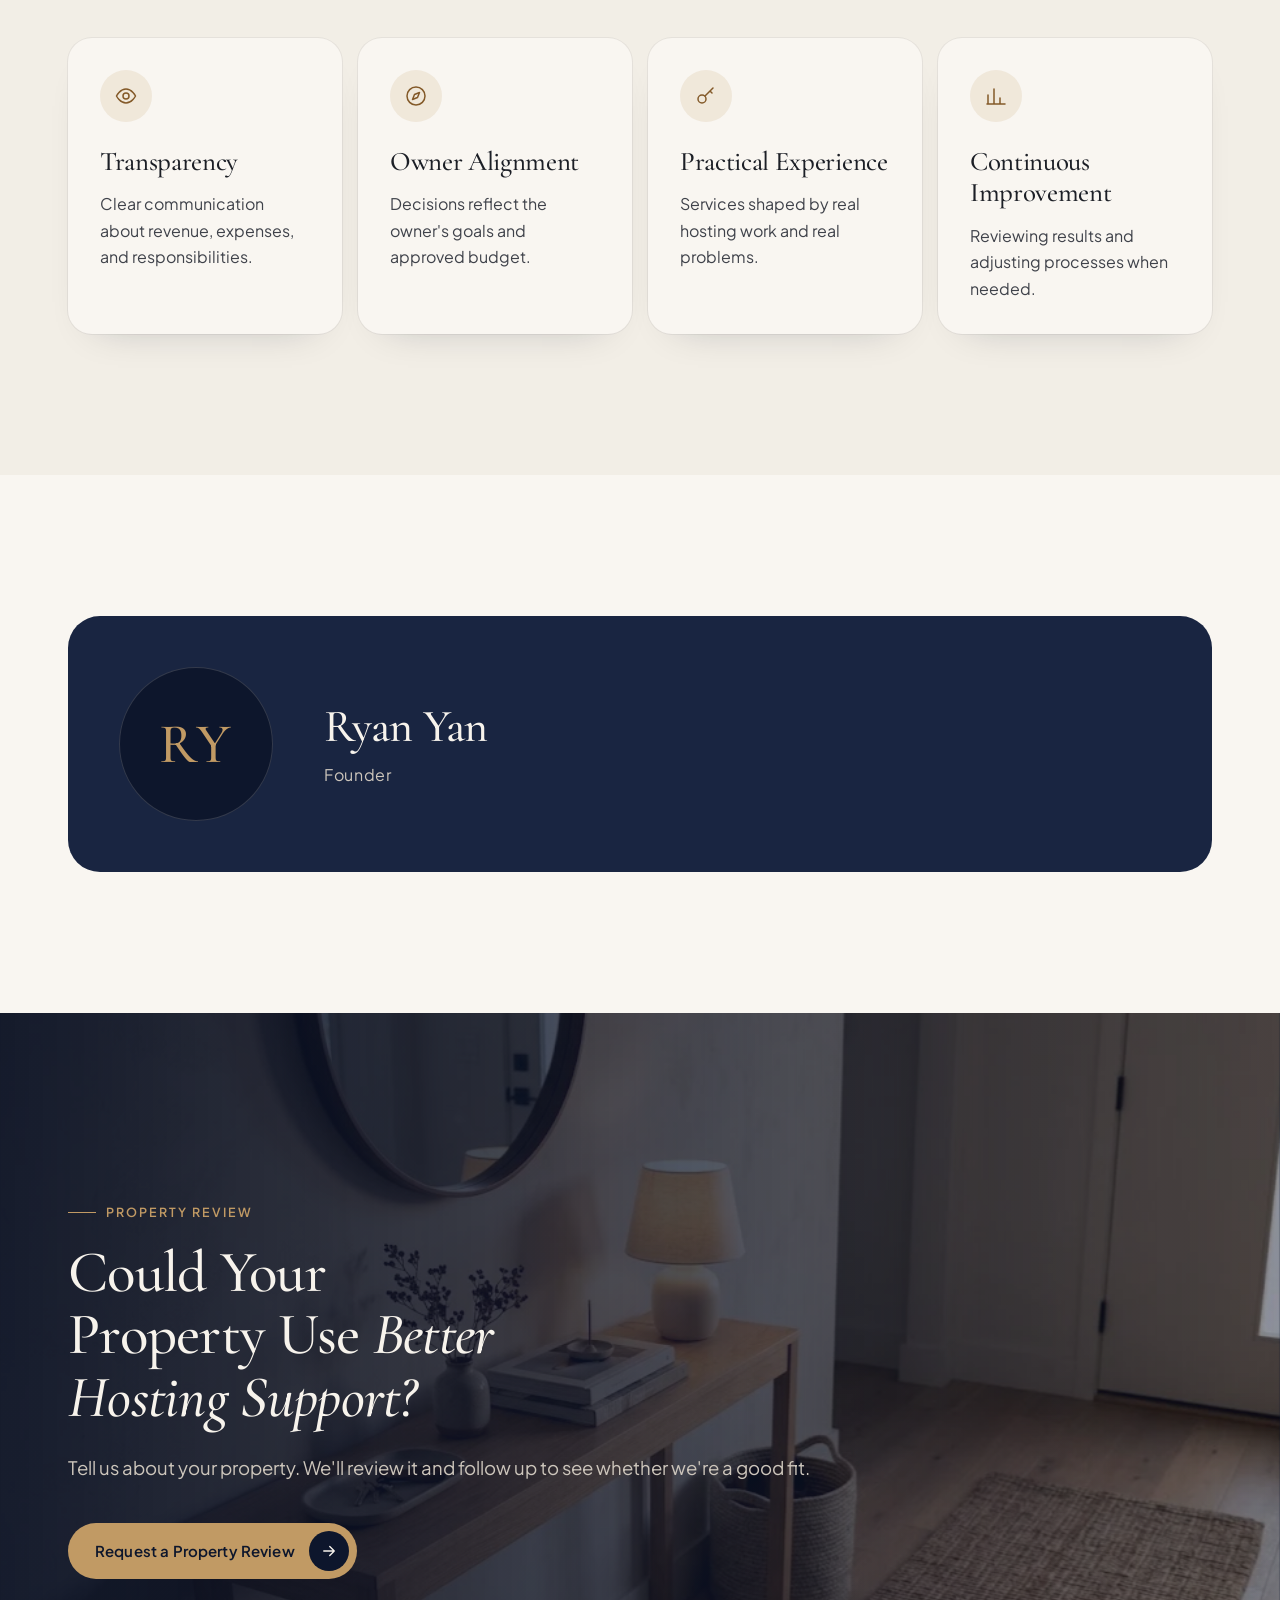
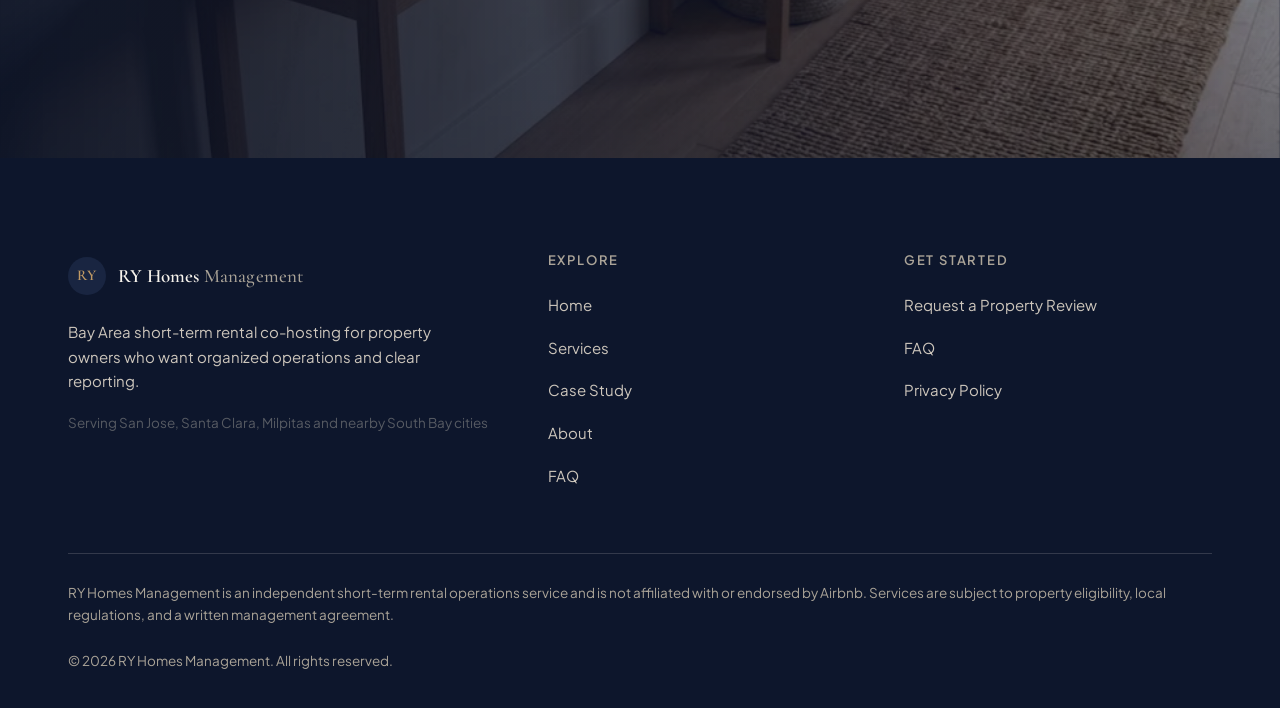
<file: about/index.html>
<!doctype html>
<html lang="en">
<head>
<meta charset="utf-8">
<meta name="viewport" content="width=device-width, initial-scale=1">
<title data-i18n="k7741533b8">About | RY Homes Management</title>
<meta name="description" content="A hands-on approach to short-term rental management for Bay Area property owners." data-i18n-content="k7e6da1ce6">
<link rel="canonical" href="https://sf-ryanyan.github.io/ryhomestays/about/">
<meta property="og:type" content="website">
<meta property="og:site_name" content="RY Homes Management">
<meta property="og:title" content="About | RY Homes Management">
<meta property="og:description" content="A hands-on approach to short-term rental management for Bay Area property owners.">
<meta property="og:url" content="https://sf-ryanyan.github.io/ryhomestays/about/">
<meta property="og:image" content="https://sf-ryanyan.github.io/ryhomestays/assets/img/hero-living.webp">
<meta name="twitter:card" content="summary_large_image">
<meta name="theme-color" content="#1f2a44">
<link rel="icon" href="../assets/img/favicon.svg" type="image/svg+xml">
<link rel="preconnect" href="https://fonts.googleapis.com">
<link rel="preconnect" href="https://fonts.gstatic.com" crossorigin>
<link rel="stylesheet" href="https://fonts.googleapis.com/css2?family=Cormorant+Garamond:ital,wght@0,500;0,600;1,500&family=Plus+Jakarta+Sans:wght@400;500;600&family=Noto+Sans+SC:wght@400;500;600&family=Noto+Serif+SC:wght@500;600&display=swap">
<link rel="stylesheet" href="../assets/css/site.css">
<script>document.documentElement.classList.add('js');try{if(localStorage.getItem('ryhs-lang')==='zh')document.documentElement.lang='zh-CN'}catch(e){}</script>
</head>
<body>
<div class="page">
<a class="skip" href="#main"><span data-i18n="k0a4470d64">Skip to content</span></a>
<header class="nav">
  <div class="nav__pill">
    <a class="brand" href="../" aria-label="RY Homes Management home"><span class="brand__mark">RY</span><span class="brand__name">RY Homes<span> Management</span></span></a>
    <nav class="nav__links" aria-label="Main navigation" data-i18n-aria-label="kefd197f3f"><a href="../services/"><span data-i18n="k5cbd58404">Services</span></a><a href="../case-study/"><span data-i18n="k81a05566b">Case Study</span></a><a href="../about/" aria-current="page"><span data-i18n="k6b21fb791">About</span></a><a href="../faq/"><span data-i18n="k03688ba6a">FAQ</span></a><a href="../contact/"><span data-i18n="kb37456c45">Contact</span></a></nav>
    <div class="nav__actions">
      <button class="lang" type="button" data-lang-toggle>中文</button>
      <a class="btn btn--primary btn--sm" href="../contact/"><span data-i18n="k5dddf7791">Request a Review</span><span class="btn__arrow"><svg class="ico" viewBox="0 0 24 24" aria-hidden="true" focusable="false"><path d="M5 12h14M13 6l6 6-6 6"/></svg></span></a>
      <button class="burger" type="button" aria-controls="menu" aria-expanded="false" aria-label="Menu" data-i18n-aria-label="k57f5f5efb"><svg class="ico ico--menu" viewBox="0 0 24 24" aria-hidden="true" focusable="false"><path d="M4 7h16M4 12h16M4 17h16"/></svg><svg class="ico ico--close" viewBox="0 0 24 24" aria-hidden="true" focusable="false"><path d="M6 6l12 12M18 6L6 18"/></svg></button>
    </div>
  </div>
</header>
<div class="menu on-dark" id="menu" aria-hidden="true">
  <nav aria-label="Mobile navigation" data-i18n-aria-label="k058f36b25"><a href="../"><span data-i18n="k70f8bb9a8">Home</span></a><a href="../services/"><span data-i18n="k5cbd58404">Services</span></a><a href="../case-study/"><span data-i18n="k81a05566b">Case Study</span></a><a href="../about/" aria-current="page"><span data-i18n="k6b21fb791">About</span></a><a href="../faq/"><span data-i18n="k03688ba6a">FAQ</span></a><a href="../contact/"><span data-i18n="kb37456c45">Contact</span></a></nav>
  <div class="menu__foot">
    <a class="btn btn--primary" href="../contact/"><span data-i18n="k4c1d771ed">Request a Property Review</span><span class="btn__arrow"><svg class="ico" viewBox="0 0 24 24" aria-hidden="true" focusable="false"><path d="M5 12h14M13 6l6 6-6 6"/></svg></span></a>
    <p class="fine"><span data-i18n="k5134a24b0">Serving San Jose, Santa Clara, Milpitas and nearby South Bay cities</span></p>
  </div>
</div>
<main id="main">

<section class="phero--image">
  <div class="hero__media"><img src="../assets/img/about-exterior.webp" alt="A modern Bay Area home at golden hour" data-i18n-alt="k66b8a6a53" width="1024" height="572" decoding="async" fetchpriority="high" onerror="this.remove()"></div>
  <div class="wrap on-dark" style="padding-bottom:clamp(48px,7vw,96px)">
    <span class="eyebrow"><span data-i18n="kfd96a1d11">Bay Area · Founded by Ryan Yan</span></span>
    <h1 style="margin:22px 0 0;max-width:15ch"><span data-i18n="kb87e41374">A Hands-On Approach to <em>Short-Term Rental Management.</em></span></h1>
  </div>
</section>

<section class="section">
  <div class="wrap two">
    <div data-reveal><p class="big-quote" style="margin:0" data-i18n="k70b319162">Owners deserve realistic expectations, straightforward communication, and clear visibility into how their property performs.</p></div>
    <div data-reveal style="--d:100ms">
      <p class="lead" data-i18n="kef8dcdb4d">RY Homes Management is built on practical Bay Area property operations experience. Instead of focusing only on bookings, we pay attention to what matters to owners: guest communication, cleaning logistics, maintenance, operating costs, and clear reporting.</p>
      <p data-i18n="k1a3036b59">Our experience includes taking a residential home from preparation to active short-term rental operations. Our goal is simple: make hosting more manageable through clearly defined responsibilities and consistent support.</p>
    </div>
  </div>
</section>

<section class="section bg-1" aria-labelledby="pr-h">
  <div class="wrap">
    <div class="head" data-reveal><span class="eyebrow"><span data-i18n="k3c0a01059">Operating principles</span></span><h2 id="pr-h"><span data-i18n="kf32dad69e">What Guides <em>Our Work.</em></span></h2></div>
    <div class="principles"><article class="card" data-reveal style="--d:0ms"><span class="ico-badge"><svg class="ico" viewBox="0 0 24 24" aria-hidden="true" focusable="false"><path d="M2.5 12S6 5 12 5s9.5 7 9.5 7-3.5 7-9.5 7-9.5-7-9.5-7z"/><circle cx="12" cy="12" r="3"/></svg></span><h3 data-i18n="k7cb338a91">Transparency</h3><p data-i18n="kac9b1e399">Clear communication about revenue, expenses, and responsibilities.</p></article><article class="card" data-reveal style="--d:80ms"><span class="ico-badge"><svg class="ico" viewBox="0 0 24 24" aria-hidden="true" focusable="false"><circle cx="12" cy="12" r="9"/><path d="M15.5 8.5l-2 5-5 2 2-5z"/></svg></span><h3 data-i18n="k644c85301">Owner Alignment</h3><p data-i18n="kf4109991b">Decisions reflect the owner's goals and approved budget.</p></article><article class="card" data-reveal style="--d:160ms"><span class="ico-badge"><svg class="ico" viewBox="0 0 24 24" aria-hidden="true" focusable="false"><circle cx="8" cy="15" r="4"/><path d="M11 12l8-8M16 7l2 2"/></svg></span><h3 data-i18n="k233bed0c0">Practical Experience</h3><p data-i18n="k024fb7ac5">Services shaped by real hosting work and real problems.</p></article><article class="card" data-reveal style="--d:240ms"><span class="ico-badge"><svg class="ico" viewBox="0 0 24 24" aria-hidden="true" focusable="false"><path d="M4 20V11M10 20V5M16 20v-6M3 20h18"/></svg></span><h3 data-i18n="k56c0504e3">Continuous Improvement</h3><p data-i18n="k3d2384c52">Reviewing results and adjusting processes when needed.</p></article></div>
  </div>
</section>

<section class="section" aria-label="Founder">
  <div class="wrap">
    <div class="founder" data-reveal>
      <div class="founder__mark" aria-hidden="true">RY</div>
      <div><h3>Ryan Yan</h3><p data-i18n="kb170e7e75">Founder</p></div>
    </div>
  </div>
</section>
<section class="cta" aria-labelledby="cta-h">
  <div class="hero__media"><img src="../assets/img/cta-entry.webp" alt="" width="1024" height="572" loading="lazy" decoding="async" onerror="this.remove()"></div>
  <div class="wrap cta__inner on-dark">
    <span class="eyebrow" data-reveal><span data-i18n="k988fc1da5">Property review</span></span>
    <h2 id="cta-h" data-reveal style="--d:80ms"><span data-i18n="kbf21ecd30">Could Your Property Use <em>Better Hosting Support?</em></span></h2>
    <p class="lead" data-reveal style="--d:160ms"><span data-i18n="k04a88e28d">Tell us about your property. We'll review it and follow up to see whether we're a good fit.</span></p>
    <div class="btns" data-reveal style="--d:240ms"><a class="btn btn--primary" href="../contact/"><span data-i18n="k4c1d771ed">Request a Property Review</span><span class="btn__arrow"><svg class="ico" viewBox="0 0 24 24" aria-hidden="true" focusable="false"><path d="M5 12h14M13 6l6 6-6 6"/></svg></span></a></div>
  </div>
</section>
</main>
<footer class="foot">
  <div class="wrap">
    <div class="foot__grid">
      <div>
        <a class="brand" href="../" aria-label="RY Homes Management home"><span class="brand__mark">RY</span><span class="brand__name">RY Homes<span> Management</span></span></a>
        <p class="foot__about"><span data-i18n="kfc831a32e">Bay Area short-term rental co-hosting for property owners who want organized operations and clear reporting.</span></p>
        <p class="fine" style="margin-top:18px"><span data-i18n="k5134a24b0">Serving San Jose, Santa Clara, Milpitas and nearby South Bay cities</span></p>
      </div>
      <div>
        <h2><span data-i18n="kb965ae66f">Explore</span></h2>
        <ul><li><a href="../"><span data-i18n="k70f8bb9a8">Home</span></a></li><li><a href="../services/"><span data-i18n="k5cbd58404">Services</span></a></li><li><a href="../case-study/"><span data-i18n="k81a05566b">Case Study</span></a></li><li><a href="../about/"><span data-i18n="k6b21fb791">About</span></a></li><li><a href="../faq/"><span data-i18n="k03688ba6a">FAQ</span></a></li></ul>
      </div>
      <div>
        <h2><span data-i18n="k90e40d504">Get started</span></h2>
        <ul>
          <li><a href="../contact/"><span data-i18n="k4c1d771ed">Request a Property Review</span></a></li>
          <li><a href="../faq/"><span data-i18n="k03688ba6a">FAQ</span></a></li>
          <li><a href="../privacy/"><span data-i18n="k9db108ba6">Privacy Policy</span></a></li>
        </ul>
      </div>
    </div>
    <div class="foot__legal">
      <p><span data-i18n="k2ceab0cf6">RY Homes Management is an independent short-term rental operations service and is not affiliated with or endorsed by Airbnb. Services are subject to property eligibility, local regulations, and a written management agreement.</span></p>
      <p><span data-i18n="kf39522bff">© 2026 RY Homes Management. All rights reserved.</span></p>
    </div>
  </div>
</footer>
</div>
<script src="../assets/js/i18n.js"></script>
<script src="../assets/js/site.js"></script>
</body>
</html>
</file>
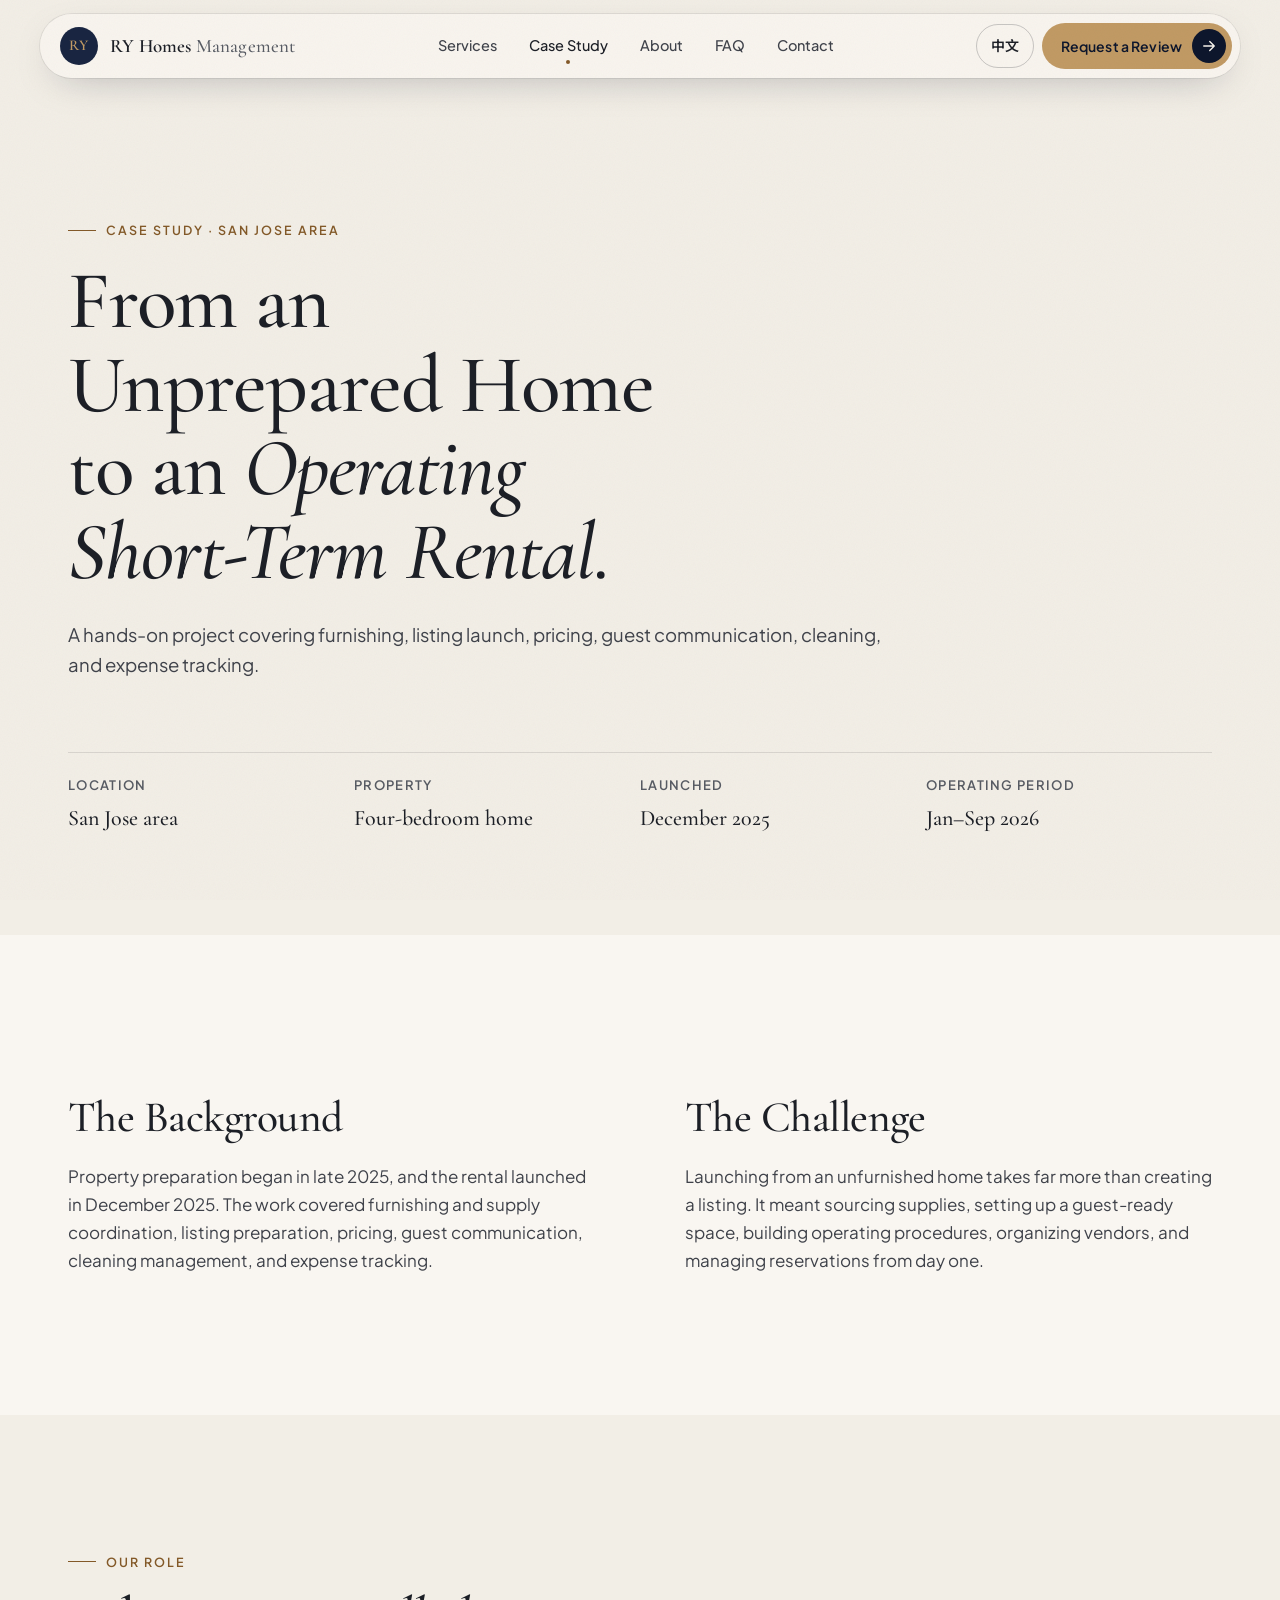
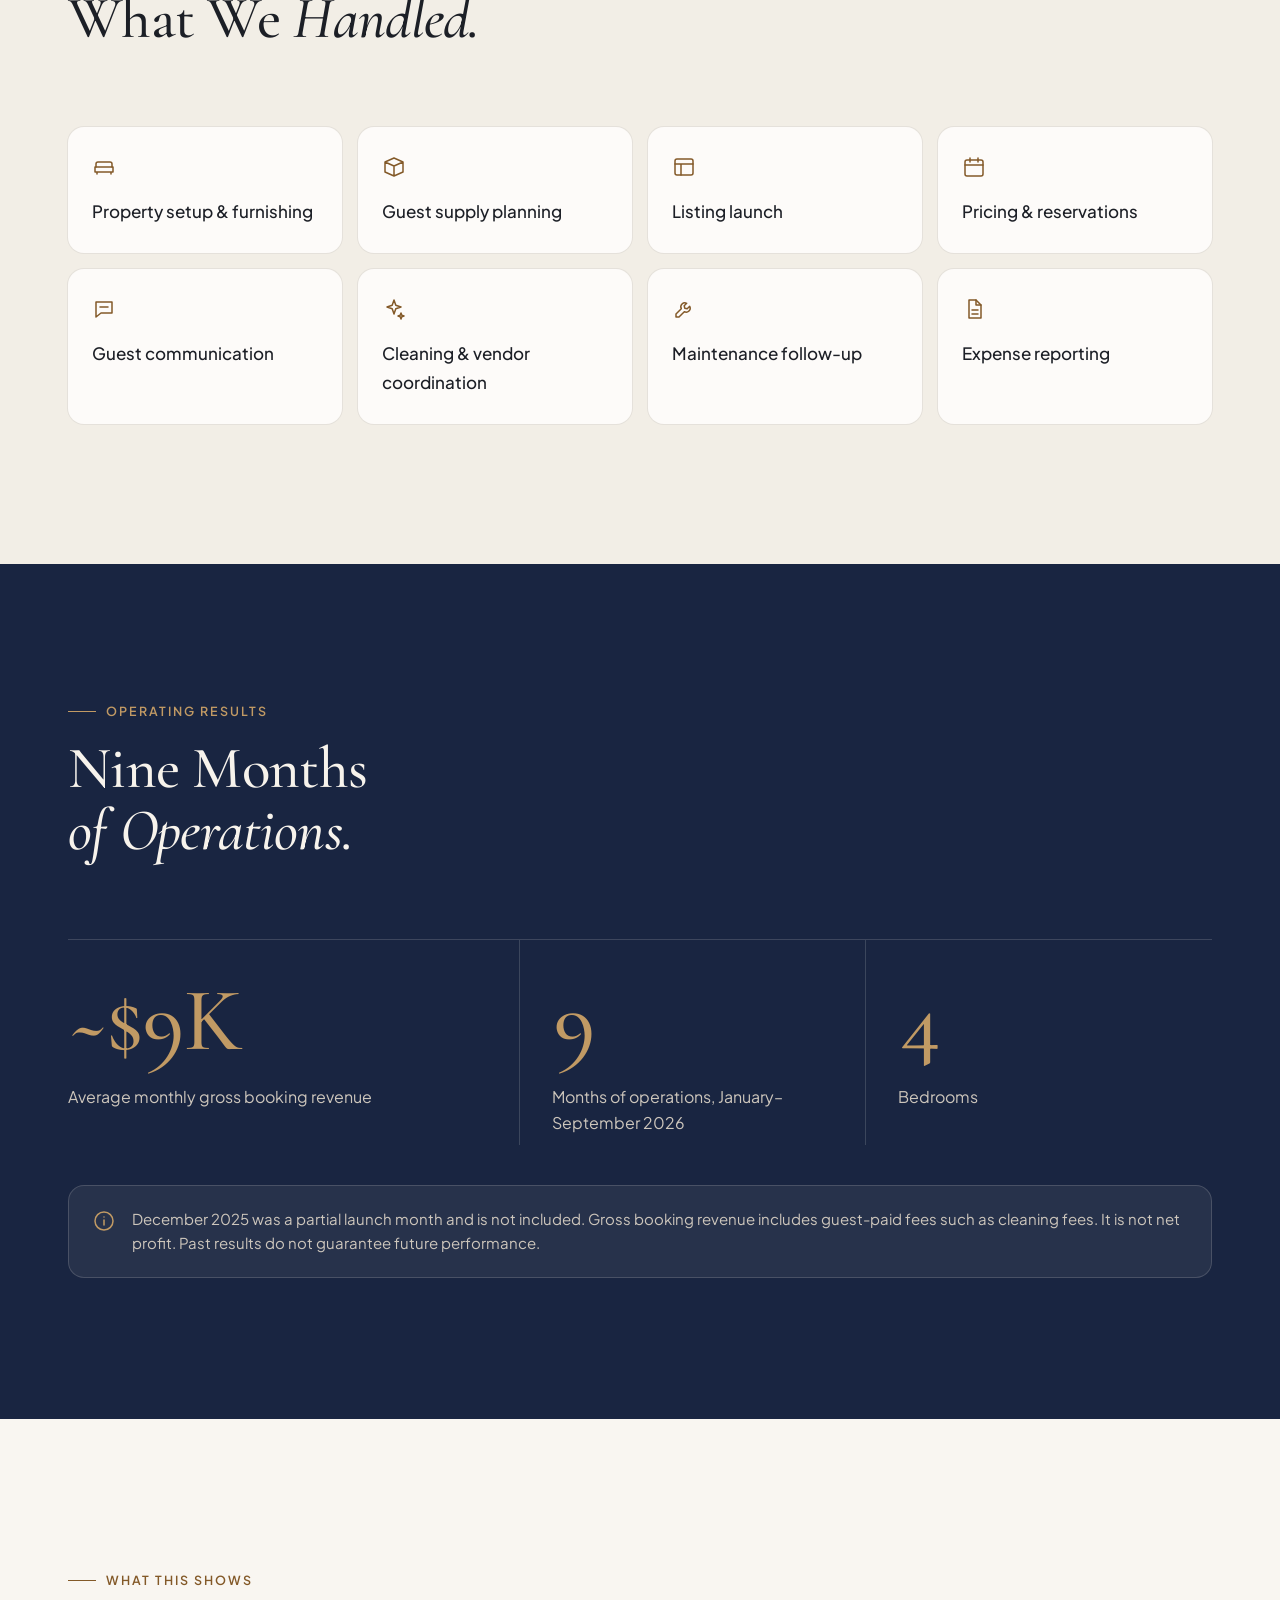
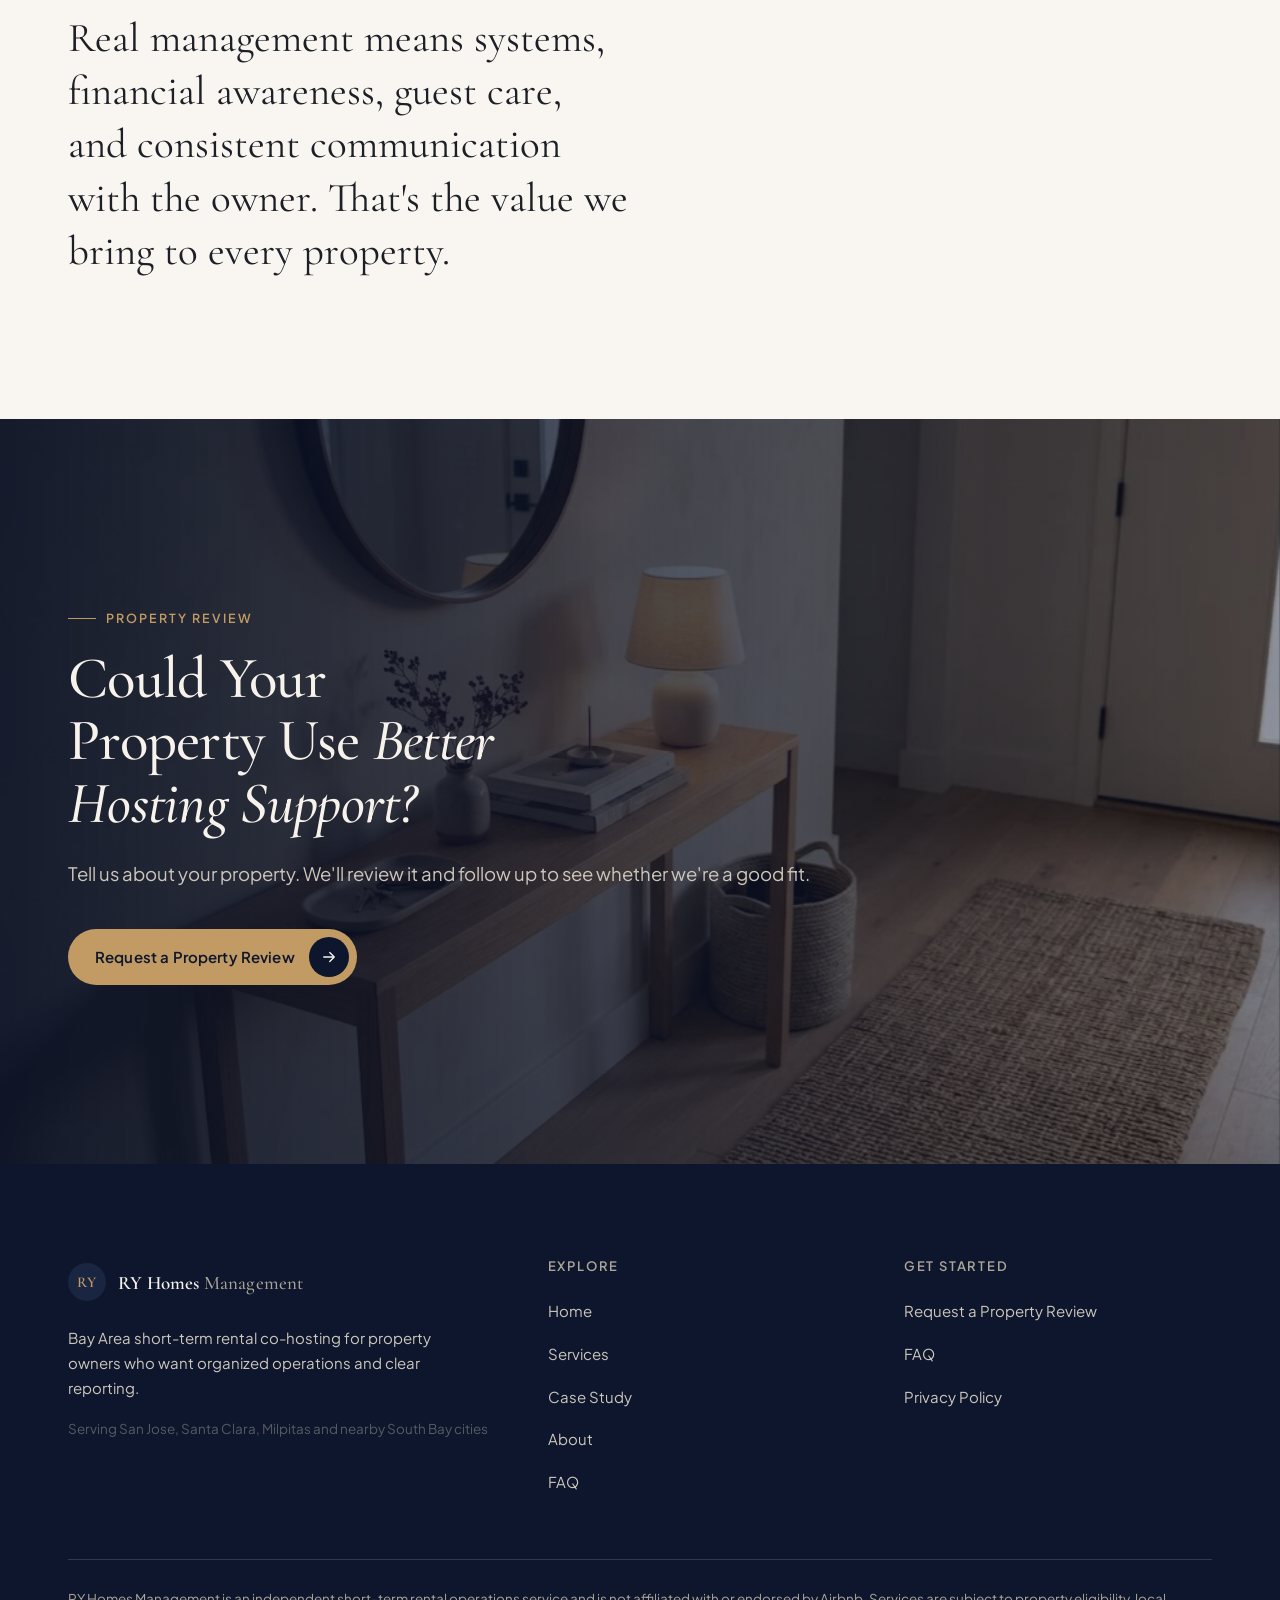
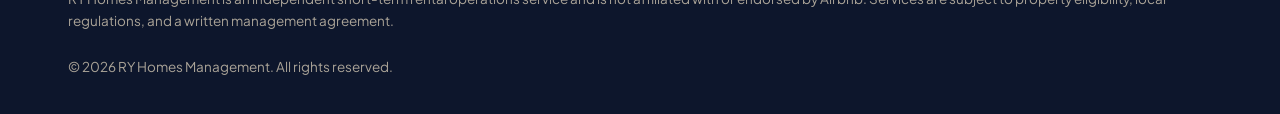
<file: case-study/index.html>
<!doctype html>
<html lang="en">
<head>
<meta charset="utf-8">
<meta name="viewport" content="width=device-width, initial-scale=1">
<title data-i18n="k0d616b699">Short-Term Rental Case Study | RY Homes Management</title>
<meta name="description" content="How a four-bedroom San Jose-area home was prepared, launched, and operated as a short-term rental." data-i18n-content="ka4f5dae8e">
<link rel="canonical" href="https://sf-ryanyan.github.io/ryhomestays/case-study/">
<meta property="og:type" content="website">
<meta property="og:site_name" content="RY Homes Management">
<meta property="og:title" content="Short-Term Rental Case Study | RY Homes Management">
<meta property="og:description" content="How a four-bedroom San Jose-area home was prepared, launched, and operated as a short-term rental.">
<meta property="og:url" content="https://sf-ryanyan.github.io/ryhomestays/case-study/">
<meta property="og:image" content="https://sf-ryanyan.github.io/ryhomestays/assets/img/hero-living.webp">
<meta name="twitter:card" content="summary_large_image">
<meta name="theme-color" content="#1f2a44">
<link rel="icon" href="../assets/img/favicon.svg" type="image/svg+xml">
<link rel="preconnect" href="https://fonts.googleapis.com">
<link rel="preconnect" href="https://fonts.gstatic.com" crossorigin>
<link rel="stylesheet" href="https://fonts.googleapis.com/css2?family=Cormorant+Garamond:ital,wght@0,500;0,600;1,500&family=Plus+Jakarta+Sans:wght@400;500;600&family=Noto+Sans+SC:wght@400;500;600&family=Noto+Serif+SC:wght@500;600&display=swap">
<link rel="stylesheet" href="../assets/css/site.css">
<script>document.documentElement.classList.add('js');try{if(localStorage.getItem('ryhs-lang')==='zh')document.documentElement.lang='zh-CN'}catch(e){}</script>
</head>
<body>
<div class="page">
<a class="skip" href="#main"><span data-i18n="k0a4470d64">Skip to content</span></a>
<header class="nav">
  <div class="nav__pill">
    <a class="brand" href="../" aria-label="RY Homes Management home"><span class="brand__mark">RY</span><span class="brand__name">RY Homes<span> Management</span></span></a>
    <nav class="nav__links" aria-label="Main navigation" data-i18n-aria-label="kefd197f3f"><a href="../services/"><span data-i18n="k5cbd58404">Services</span></a><a href="../case-study/" aria-current="page"><span data-i18n="k81a05566b">Case Study</span></a><a href="../about/"><span data-i18n="k6b21fb791">About</span></a><a href="../faq/"><span data-i18n="k03688ba6a">FAQ</span></a><a href="../contact/"><span data-i18n="kb37456c45">Contact</span></a></nav>
    <div class="nav__actions">
      <button class="lang" type="button" data-lang-toggle>中文</button>
      <a class="btn btn--primary btn--sm" href="../contact/"><span data-i18n="k5dddf7791">Request a Review</span><span class="btn__arrow"><svg class="ico" viewBox="0 0 24 24" aria-hidden="true" focusable="false"><path d="M5 12h14M13 6l6 6-6 6"/></svg></span></a>
      <button class="burger" type="button" aria-controls="menu" aria-expanded="false" aria-label="Menu" data-i18n-aria-label="k57f5f5efb"><svg class="ico ico--menu" viewBox="0 0 24 24" aria-hidden="true" focusable="false"><path d="M4 7h16M4 12h16M4 17h16"/></svg><svg class="ico ico--close" viewBox="0 0 24 24" aria-hidden="true" focusable="false"><path d="M6 6l12 12M18 6L6 18"/></svg></button>
    </div>
  </div>
</header>
<div class="menu on-dark" id="menu" aria-hidden="true">
  <nav aria-label="Mobile navigation" data-i18n-aria-label="k058f36b25"><a href="../"><span data-i18n="k70f8bb9a8">Home</span></a><a href="../services/"><span data-i18n="k5cbd58404">Services</span></a><a href="../case-study/" aria-current="page"><span data-i18n="k81a05566b">Case Study</span></a><a href="../about/"><span data-i18n="k6b21fb791">About</span></a><a href="../faq/"><span data-i18n="k03688ba6a">FAQ</span></a><a href="../contact/"><span data-i18n="kb37456c45">Contact</span></a></nav>
  <div class="menu__foot">
    <a class="btn btn--primary" href="../contact/"><span data-i18n="k4c1d771ed">Request a Property Review</span><span class="btn__arrow"><svg class="ico" viewBox="0 0 24 24" aria-hidden="true" focusable="false"><path d="M5 12h14M13 6l6 6-6 6"/></svg></span></a>
    <p class="fine"><span data-i18n="k5134a24b0">Serving San Jose, Santa Clara, Milpitas and nearby South Bay cities</span></p>
  </div>
</div>
<main id="main">

<section class="phero bg-1">
  <div class="wrap">
    <span class="eyebrow"><span data-i18n="ka0a5cc612">Case Study · San Jose Area</span></span>
    <h1 style="max-width:16ch"><span data-i18n="k211e939c5">From an Unprepared Home to an <em>Operating Short-Term Rental.</em></span></h1>
    <p class="lead" data-i18n="kc9ca9526c">A hands-on project covering furnishing, listing launch, pricing, guest communication, cleaning, and expense tracking.</p>
    <dl class="meta"><div><dt data-i18n="kd219c6810">Location</dt><dd data-i18n="k00ee3cf80">San Jose area</dd></div><div><dt data-i18n="k9ae33a7d0">Property</dt><dd data-i18n="kee57ce7f8">Four-bedroom home</dd></div><div><dt data-i18n="ka5ebc3339">Launched</dt><dd data-i18n="ke5c6b6e67">December 2025</dd></div><div><dt data-i18n="k2a3418360">Operating period</dt><dd data-i18n="ke624382d1">Jan–Sep 2026</dd></div></dl>
  </div>
</section>

<section class="section">
  <div class="wrap two">
    <div data-reveal>
      <h2 data-i18n="k0838463b7">The Background</h2>
      <p data-i18n="kbbb3c4c47">Property preparation began in late 2025, and the rental launched in December 2025. The work covered furnishing and supply coordination, listing preparation, pricing, guest communication, cleaning management, and expense tracking.</p>
    </div>
    <div data-reveal style="--d:100ms">
      <h2 data-i18n="k2ebd99b62">The Challenge</h2>
      <p data-i18n="kc35632220">Launching from an unfurnished home takes far more than creating a listing. It meant sourcing supplies, setting up a guest-ready space, building operating procedures, organizing vendors, and managing reservations from day one.</p>
    </div>
  </div>
</section>

<section class="section bg-1" aria-labelledby="role-h">
  <div class="wrap">
    <div class="head" data-reveal><span class="eyebrow"><span data-i18n="kefa1466e8">Our role</span></span><h2 id="role-h"><span data-i18n="kb169adf87">What We <em>Handled.</em></span></h2></div>
    <ul class="roles"><li data-reveal style="--d:0ms"><svg class="ico" viewBox="0 0 24 24" aria-hidden="true" focusable="false"><path d="M4 12V9a2 2 0 0 1 2-2h12a2 2 0 0 1 2 2v3"/><path d="M3 12h18v5H3zM5 17v2M19 17v2"/></svg><span data-i18n="ka5b6e0089">Property setup &amp; furnishing</span></li><li data-reveal style="--d:70ms"><svg class="ico" viewBox="0 0 24 24" aria-hidden="true" focusable="false"><path d="M3 7l9-4 9 4-9 4zM3 7v10l9 4 9-4V7M12 11v10"/></svg><span data-i18n="ke85eecfc4">Guest supply planning</span></li><li data-reveal style="--d:140ms"><svg class="ico" viewBox="0 0 24 24" aria-hidden="true" focusable="false"><rect x="3" y="4" width="18" height="16" rx="2"/><path d="M3 9h18M9 9v11"/></svg><span data-i18n="kdb8a1d93d">Listing launch</span></li><li data-reveal style="--d:210ms"><svg class="ico" viewBox="0 0 24 24" aria-hidden="true" focusable="false"><rect x="3" y="5" width="18" height="16" rx="2"/><path d="M3 10h18M8 3v4M16 3v4"/></svg><span data-i18n="k06ef77364">Pricing &amp; reservations</span></li><li data-reveal style="--d:0ms"><svg class="ico" viewBox="0 0 24 24" aria-hidden="true" focusable="false"><path d="M4 5h16v11H9l-5 4z"/><path d="M8 10h8"/></svg><span data-i18n="k9154e3c32">Guest communication</span></li><li data-reveal style="--d:70ms"><svg class="ico" viewBox="0 0 24 24" aria-hidden="true" focusable="false"><path d="M12 3l1.8 5.2L19 10l-5.2 1.8L12 17l-1.8-5.2L5 10l5.2-1.8zM19 16l.8 2.2L22 19l-2.2.8L19 22l-.8-2.2L16 19l2.2-.8z"/></svg><span data-i18n="k993709d59">Cleaning &amp; vendor coordination</span></li><li data-reveal style="--d:140ms"><svg class="ico" viewBox="0 0 24 24" aria-hidden="true" focusable="false"><path d="M14.7 6.3a4 4 0 0 0-5.4 5.4L4 17v3h3l5.3-5.3a4 4 0 0 0 5.4-5.4l-2.5 2.5-2.4-.6-.6-2.4z"/></svg><span data-i18n="k18b110145">Maintenance follow-up</span></li><li data-reveal style="--d:210ms"><svg class="ico" viewBox="0 0 24 24" aria-hidden="true" focusable="false"><path d="M7 3h7l5 5v13H7z"/><path d="M14 3v5h5M10 13h6M10 17h6"/></svg><span data-i18n="kca8b72c37">Expense reporting</span></li></ul>
  </div>
</section>

<section class="section dark" aria-labelledby="res-h">
  <div class="wrap">
    <div class="head" data-reveal><span class="eyebrow"><span data-i18n="ke8dd77abc">Operating results</span></span><h2 id="res-h"><span data-i18n="k35dc01c5b">Nine Months <em>of Operations.</em></span></h2></div>
    <div class="figs" data-reveal>
      <div><strong>~$9K</strong><span data-i18n="k60ab7dc1f">Average monthly gross booking revenue</span></div>
      <div><strong>9</strong><span data-i18n="k66431c1cf">Months of operations, January–September 2026</span></div>
      <div><strong>4</strong><span data-i18n="k0560956e0">Bedrooms</span></div>
    </div>
    <div class="disclaimer" data-reveal><svg class="ico" viewBox="0 0 24 24" aria-hidden="true" focusable="false"><circle cx="12" cy="12" r="9"/><path d="M12 11v5M12 8v.01"/></svg><p data-i18n="k45b08e491">December 2025 was a partial launch month and is not included. Gross booking revenue includes guest-paid fees such as cleaning fees. It is not net profit. Past results do not guarantee future performance.</p></div>
  </div>
</section>

<section class="section">
  <div class="wrap" data-reveal>
    <span class="eyebrow"><span data-i18n="k44d9ba264">What this shows</span></span>
    <p class="big-quote" data-i18n="ka0bde7a2f">Real management means systems, financial awareness, guest care, and consistent communication with the owner. That's the value we bring to every property.</p>
    <!-- Project photos: add real photos of this property here later (no house numbers or street views). -->
  </div>
</section>
<section class="cta" aria-labelledby="cta-h">
  <div class="hero__media"><img src="../assets/img/cta-entry.webp" alt="" width="1024" height="572" loading="lazy" decoding="async" onerror="this.remove()"></div>
  <div class="wrap cta__inner on-dark">
    <span class="eyebrow" data-reveal><span data-i18n="k988fc1da5">Property review</span></span>
    <h2 id="cta-h" data-reveal style="--d:80ms"><span data-i18n="kbf21ecd30">Could Your Property Use <em>Better Hosting Support?</em></span></h2>
    <p class="lead" data-reveal style="--d:160ms"><span data-i18n="k04a88e28d">Tell us about your property. We'll review it and follow up to see whether we're a good fit.</span></p>
    <div class="btns" data-reveal style="--d:240ms"><a class="btn btn--primary" href="../contact/"><span data-i18n="k4c1d771ed">Request a Property Review</span><span class="btn__arrow"><svg class="ico" viewBox="0 0 24 24" aria-hidden="true" focusable="false"><path d="M5 12h14M13 6l6 6-6 6"/></svg></span></a></div>
  </div>
</section>
</main>
<footer class="foot">
  <div class="wrap">
    <div class="foot__grid">
      <div>
        <a class="brand" href="../" aria-label="RY Homes Management home"><span class="brand__mark">RY</span><span class="brand__name">RY Homes<span> Management</span></span></a>
        <p class="foot__about"><span data-i18n="kfc831a32e">Bay Area short-term rental co-hosting for property owners who want organized operations and clear reporting.</span></p>
        <p class="fine" style="margin-top:18px"><span data-i18n="k5134a24b0">Serving San Jose, Santa Clara, Milpitas and nearby South Bay cities</span></p>
      </div>
      <div>
        <h2><span data-i18n="kb965ae66f">Explore</span></h2>
        <ul><li><a href="../"><span data-i18n="k70f8bb9a8">Home</span></a></li><li><a href="../services/"><span data-i18n="k5cbd58404">Services</span></a></li><li><a href="../case-study/"><span data-i18n="k81a05566b">Case Study</span></a></li><li><a href="../about/"><span data-i18n="k6b21fb791">About</span></a></li><li><a href="../faq/"><span data-i18n="k03688ba6a">FAQ</span></a></li></ul>
      </div>
      <div>
        <h2><span data-i18n="k90e40d504">Get started</span></h2>
        <ul>
          <li><a href="../contact/"><span data-i18n="k4c1d771ed">Request a Property Review</span></a></li>
          <li><a href="../faq/"><span data-i18n="k03688ba6a">FAQ</span></a></li>
          <li><a href="../privacy/"><span data-i18n="k9db108ba6">Privacy Policy</span></a></li>
        </ul>
      </div>
    </div>
    <div class="foot__legal">
      <p><span data-i18n="k2ceab0cf6">RY Homes Management is an independent short-term rental operations service and is not affiliated with or endorsed by Airbnb. Services are subject to property eligibility, local regulations, and a written management agreement.</span></p>
      <p><span data-i18n="kf39522bff">© 2026 RY Homes Management. All rights reserved.</span></p>
    </div>
  </div>
</footer>
</div>
<script src="../assets/js/i18n.js"></script>
<script src="../assets/js/site.js"></script>
</body>
</html>
</file>
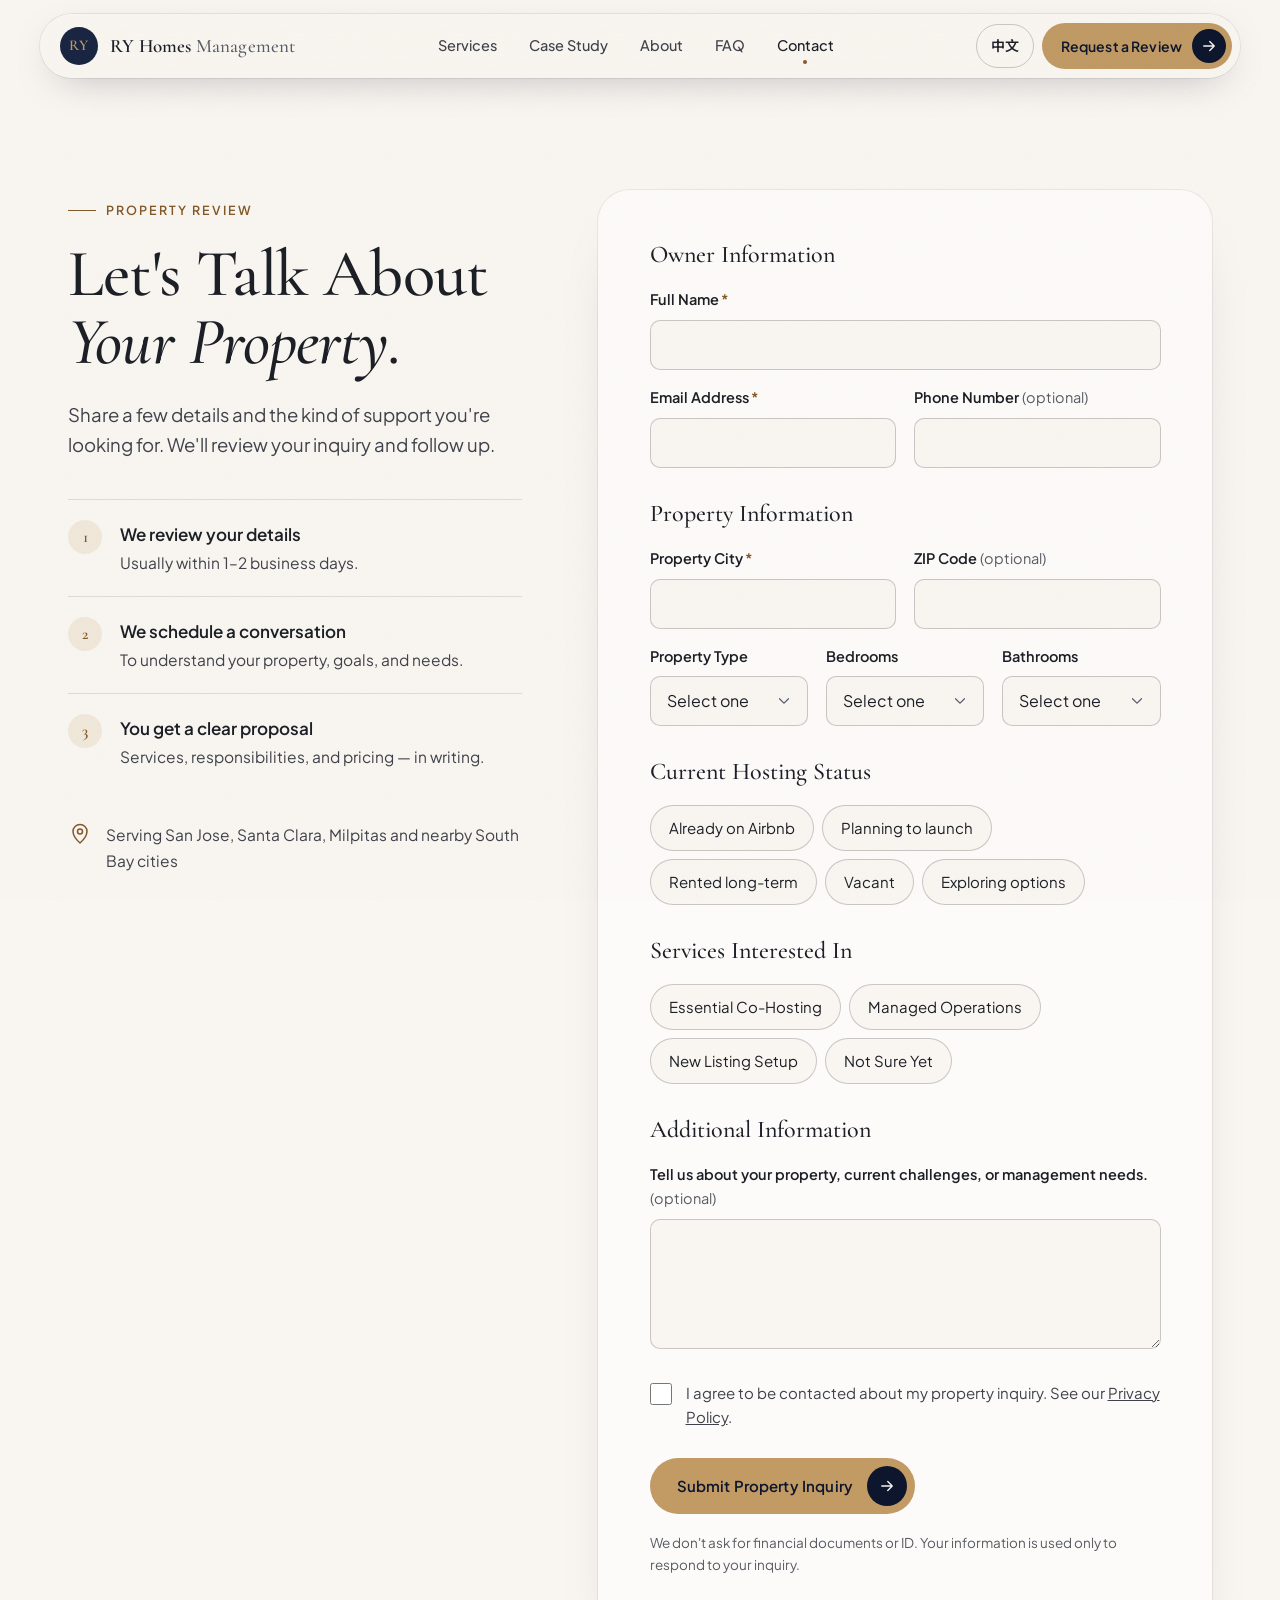
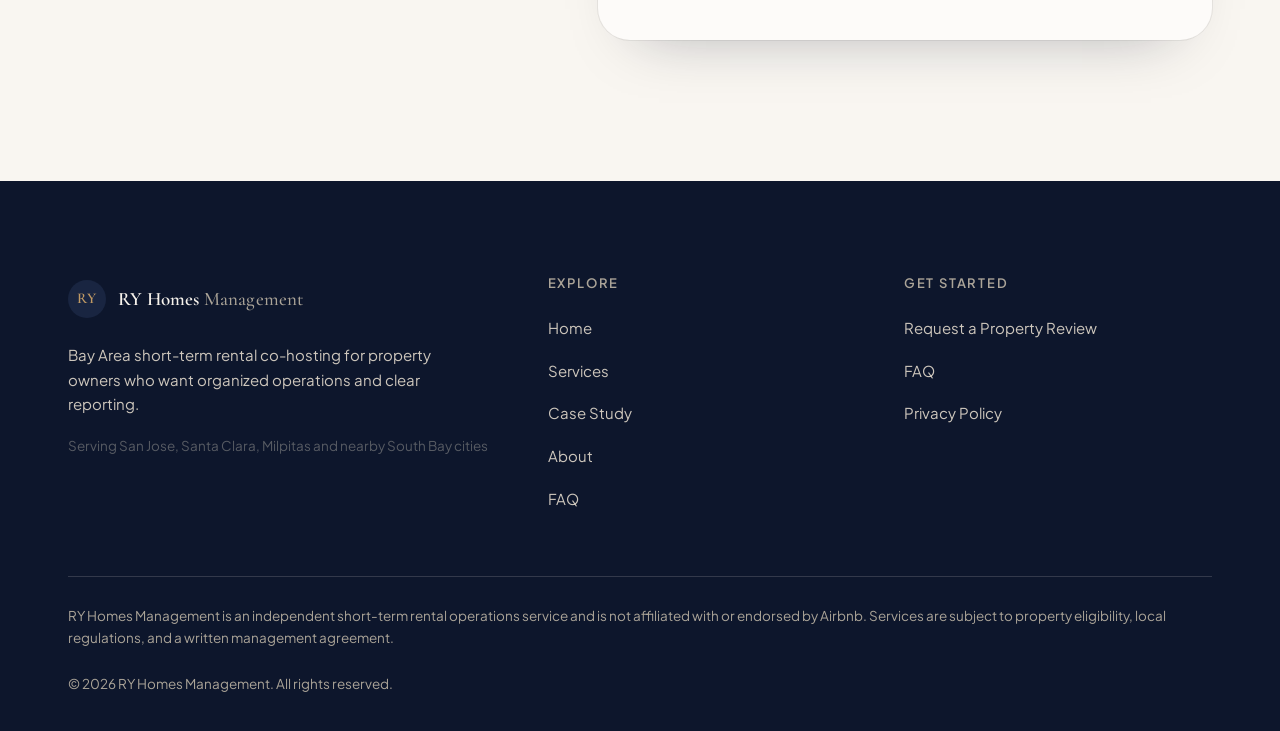
<file: contact/index.html>
<!doctype html>
<html lang="en">
<head>
<meta charset="utf-8">
<meta name="viewport" content="width=device-width, initial-scale=1">
<title data-i18n="k408de8603">Request a Property Review | RY Homes Management</title>
<meta name="description" content="Tell us about your Bay Area property and the hosting support you need. We&#x27;ll review your inquiry and follow up." data-i18n-content="k863998c62">
<link rel="canonical" href="https://sf-ryanyan.github.io/ryhomestays/contact/">
<meta property="og:type" content="website">
<meta property="og:site_name" content="RY Homes Management">
<meta property="og:title" content="Request a Property Review | RY Homes Management">
<meta property="og:description" content="Tell us about your Bay Area property and the hosting support you need. We&#x27;ll review your inquiry and follow up.">
<meta property="og:url" content="https://sf-ryanyan.github.io/ryhomestays/contact/">
<meta property="og:image" content="https://sf-ryanyan.github.io/ryhomestays/assets/img/hero-living.webp">
<meta name="twitter:card" content="summary_large_image">
<meta name="theme-color" content="#1f2a44">
<link rel="icon" href="../assets/img/favicon.svg" type="image/svg+xml">
<link rel="preconnect" href="https://fonts.googleapis.com">
<link rel="preconnect" href="https://fonts.gstatic.com" crossorigin>
<link rel="stylesheet" href="https://fonts.googleapis.com/css2?family=Cormorant+Garamond:ital,wght@0,500;0,600;1,500&family=Plus+Jakarta+Sans:wght@400;500;600&family=Noto+Sans+SC:wght@400;500;600&family=Noto+Serif+SC:wght@500;600&display=swap">
<link rel="stylesheet" href="../assets/css/site.css">
<script>document.documentElement.classList.add('js');try{if(localStorage.getItem('ryhs-lang')==='zh')document.documentElement.lang='zh-CN'}catch(e){}</script>
</head>
<body>
<div class="page">
<a class="skip" href="#main"><span data-i18n="k0a4470d64">Skip to content</span></a>
<header class="nav">
  <div class="nav__pill">
    <a class="brand" href="../" aria-label="RY Homes Management home"><span class="brand__mark">RY</span><span class="brand__name">RY Homes<span> Management</span></span></a>
    <nav class="nav__links" aria-label="Main navigation" data-i18n-aria-label="kefd197f3f"><a href="../services/"><span data-i18n="k5cbd58404">Services</span></a><a href="../case-study/"><span data-i18n="k81a05566b">Case Study</span></a><a href="../about/"><span data-i18n="k6b21fb791">About</span></a><a href="../faq/"><span data-i18n="k03688ba6a">FAQ</span></a><a href="../contact/" aria-current="page"><span data-i18n="kb37456c45">Contact</span></a></nav>
    <div class="nav__actions">
      <button class="lang" type="button" data-lang-toggle>中文</button>
      <a class="btn btn--primary btn--sm" href="../contact/"><span data-i18n="k5dddf7791">Request a Review</span><span class="btn__arrow"><svg class="ico" viewBox="0 0 24 24" aria-hidden="true" focusable="false"><path d="M5 12h14M13 6l6 6-6 6"/></svg></span></a>
      <button class="burger" type="button" aria-controls="menu" aria-expanded="false" aria-label="Menu" data-i18n-aria-label="k57f5f5efb"><svg class="ico ico--menu" viewBox="0 0 24 24" aria-hidden="true" focusable="false"><path d="M4 7h16M4 12h16M4 17h16"/></svg><svg class="ico ico--close" viewBox="0 0 24 24" aria-hidden="true" focusable="false"><path d="M6 6l12 12M18 6L6 18"/></svg></button>
    </div>
  </div>
</header>
<div class="menu on-dark" id="menu" aria-hidden="true">
  <nav aria-label="Mobile navigation" data-i18n-aria-label="k058f36b25"><a href="../"><span data-i18n="k70f8bb9a8">Home</span></a><a href="../services/"><span data-i18n="k5cbd58404">Services</span></a><a href="../case-study/"><span data-i18n="k81a05566b">Case Study</span></a><a href="../about/"><span data-i18n="k6b21fb791">About</span></a><a href="../faq/"><span data-i18n="k03688ba6a">FAQ</span></a><a href="../contact/" aria-current="page"><span data-i18n="kb37456c45">Contact</span></a></nav>
  <div class="menu__foot">
    <a class="btn btn--primary" href="../contact/"><span data-i18n="k4c1d771ed">Request a Property Review</span><span class="btn__arrow"><svg class="ico" viewBox="0 0 24 24" aria-hidden="true" focusable="false"><path d="M5 12h14M13 6l6 6-6 6"/></svg></span></a>
    <p class="fine"><span data-i18n="k5134a24b0">Serving San Jose, Santa Clara, Milpitas and nearby South Bay cities</span></p>
  </div>
</div>
<main id="main">

<section class="wrap contact" aria-labelledby="c-h">
  <div>
    <span class="eyebrow"><span data-i18n="k988fc1da5">Property review</span></span>
    <h1 id="c-h"><span data-i18n="kb512535e4">Let's Talk About <em>Your Property.</em></span></h1>
    <p class="lead" data-i18n="kb88e095ec">Share a few details and the kind of support you're looking for. We'll review your inquiry and follow up.</p>
    <ol class="next"><li><div><strong><span data-i18n="k821ea61dc">We review your details</span></strong><span data-i18n="k01a3fa885">Usually within 1–2 business days.</span></div></li><li><div><strong><span data-i18n="k1d9f6f100">We schedule a conversation</span></strong><span data-i18n="ke86a9a6fe">To understand your property, goals, and needs.</span></div></li><li><div><strong><span data-i18n="k7b91e998d">You get a clear proposal</span></strong><span data-i18n="kb1a79f008">Services, responsibilities, and pricing — in writing.</span></div></li></ol>
    <div class="area"><svg class="ico" viewBox="0 0 24 24" aria-hidden="true" focusable="false"><path d="M12 21s-7-6.2-7-11.5a7 7 0 0 1 14 0C19 14.8 12 21 12 21z"/><circle cx="12" cy="9.5" r="2.5"/></svg><span data-i18n="k5134a24b0">Serving San Jose, Santa Clara, Milpitas and nearby South Bay cities</span></div>
  </div>

  <form class="form" id="review-form" novalidate>
    <div class="summary" id="form-summary" tabindex="-1" role="alert"></div>
    <fieldset>
      <legend><span data-i18n="k4be1fa6f3">Owner Information</span></legend>
      <div class="grid-2">
        <div class="field field--full"><label for="f-name"><span data-i18n="k64346b483">Full Name</span><span class="req" aria-hidden="true">*</span></label><input class="input" id="f-name" name="name" type="text" required aria-required="true" autocomplete="name" aria-describedby="err-name"><span class="err" id="err-name" role="alert"></span></div>
        <div class="field"><label for="f-email"><span data-i18n="k09ba557fd">Email Address</span><span class="req" aria-hidden="true">*</span></label><input class="input" id="f-email" name="email" type="email" required aria-required="true" autocomplete="email" aria-describedby="err-email"><span class="err" id="err-email" role="alert"></span></div>
        <div class="field"><label for="f-phone"><span data-i18n="kab25d61bb">Phone Number</span> <span class="opt"><span data-i18n="kb16c7ac6f">(optional)</span></span></label><input class="input" id="f-phone" name="phone" type="tel" autocomplete="tel" aria-describedby="err-phone"><span class="err" id="err-phone" role="alert"></span></div>
      </div>
    </fieldset>
    <fieldset>
      <legend><span data-i18n="kca8911ec4">Property Information</span></legend>
      <div class="grid-2">
        <div class="field"><label for="f-city"><span data-i18n="k7b4861379">Property City</span><span class="req" aria-hidden="true">*</span></label><input class="input" id="f-city" name="city" type="text" required aria-required="true" autocomplete="address-level2" aria-describedby="err-city"><span class="err" id="err-city" role="alert"></span></div>
        <div class="field"><label for="f-zip"><span data-i18n="k66746cfa9">ZIP Code</span> <span class="opt"><span data-i18n="kb16c7ac6f">(optional)</span></span></label><input class="input" id="f-zip" name="zip" type="text" autocomplete="postal-code" inputmode="numeric" maxlength="5" aria-describedby="err-zip"><span class="err" id="err-zip" role="alert"></span></div>
      </div>
      <div class="grid-3" style="margin-top:16px">
        <div class="field"><label for="f-type"><span data-i18n="kad794a4da">Property Type</span></label><select class="input" id="f-type" name="type"><option value="" data-i18n="k4998e80cf">Select one</option><option value="single-family" data-i18n="ke8c778447">Single-Family Home</option><option value="townhouse" data-i18n="kaea84811e">Townhouse</option><option value="condo" data-i18n="kccc99c856">Condo</option><option value="adu" data-i18n="k662719fad">ADU</option><option value="other" data-i18n="k6e6a6f208">Other</option></select></div>
        <div class="field"><label for="f-bedrooms"><span data-i18n="k0560956e0">Bedrooms</span></label><select class="input" id="f-bedrooms" name="bedrooms"><option value="" data-i18n="k4998e80cf">Select one</option><option value="1">1</option><option value="2">2</option><option value="3">3</option><option value="4">4</option><option value="5">5</option><option value="6+">6+</option></select></div>
        <div class="field"><label for="f-bathrooms"><span data-i18n="k2a0b1c266">Bathrooms</span></label><select class="input" id="f-bathrooms" name="bathrooms"><option value="" data-i18n="k4998e80cf">Select one</option><option value="1">1</option><option value="1.5">1.5</option><option value="2">2</option><option value="2.5">2.5</option><option value="3">3</option><option value="3.5">3.5</option><option value="4+">4+</option></select></div>
      </div>
    </fieldset>
    <fieldset><legend><span data-i18n="k43591e41d">Current Hosting Status</span></legend><div class="chips"><label class="chip"><input type="radio" name="status" value="airbnb"><span><span data-i18n="k2fa884841">Already on Airbnb</span></span></label><label class="chip"><input type="radio" name="status" value="planning"><span><span data-i18n="k4c4e36542">Planning to launch</span></span></label><label class="chip"><input type="radio" name="status" value="long-term"><span><span data-i18n="ka46c4d1de">Rented long-term</span></span></label><label class="chip"><input type="radio" name="status" value="vacant"><span><span data-i18n="k1966f9678">Vacant</span></span></label><label class="chip"><input type="radio" name="status" value="exploring"><span><span data-i18n="kf56c3de24">Exploring options</span></span></label></div></fieldset>
    <fieldset><legend><span data-i18n="k08108e57e">Services Interested In</span></legend><div class="chips"><label class="chip"><input type="radio" name="interest" value="essential"><span><span data-i18n="k80c3c3c59">Essential Co-Hosting</span></span></label><label class="chip"><input type="radio" name="interest" value="managed"><span><span data-i18n="k6a4cd9659">Managed Operations</span></span></label><label class="chip"><input type="radio" name="interest" value="setup"><span><span data-i18n="ka79040b35">New Listing Setup</span></span></label><label class="chip"><input type="radio" name="interest" value="unsure"><span><span data-i18n="k43d251be3">Not Sure Yet</span></span></label></div></fieldset>
    <fieldset>
      <legend><span data-i18n="kecfe29ef8">Additional Information</span></legend>
      <div class="field">
        <label for="f-message"><span data-i18n="kb43ab7635">Tell us about your property, current challenges, or management needs.</span> <span class="opt"><span data-i18n="kb16c7ac6f">(optional)</span></span></label>
        <textarea class="input" id="f-message" name="message" maxlength="2000"></textarea>
      </div>
    </fieldset>
    <div class="hp" aria-hidden="true"><label for="f-website">Website</label><input id="f-website" name="website" type="text" tabindex="-1" autocomplete="off"></div>
    <label class="consent" for="f-consent"><input id="f-consent" name="consent" type="checkbox" value="yes" required aria-describedby="err-consent"><span data-i18n="k459f6d8d7">I agree to be contacted about my property inquiry. See our <a href="../privacy/">Privacy Policy</a>.</span></label>
    <span class="err" id="err-consent" role="alert" style="margin-top:8px"></span>
    <div class="form__submit">
      <button class="btn btn--primary" type="submit"><span data-label data-i18n="k23733cfec">Submit Property Inquiry</span><span class="btn__arrow"><svg class="ico" viewBox="0 0 24 24" aria-hidden="true" focusable="false"><path d="M5 12h14M13 6l6 6-6 6"/></svg></span></button>
    </div>
    <p class="fine" style="margin-top:18px" data-i18n="k7a33d3bb2">We don't ask for financial documents or ID. Your information is used only to respond to your inquiry.</p>
    <div class="status" id="form-status" aria-live="polite"></div>
  </form>
</section>

</main>
<footer class="foot">
  <div class="wrap">
    <div class="foot__grid">
      <div>
        <a class="brand" href="../" aria-label="RY Homes Management home"><span class="brand__mark">RY</span><span class="brand__name">RY Homes<span> Management</span></span></a>
        <p class="foot__about"><span data-i18n="kfc831a32e">Bay Area short-term rental co-hosting for property owners who want organized operations and clear reporting.</span></p>
        <p class="fine" style="margin-top:18px"><span data-i18n="k5134a24b0">Serving San Jose, Santa Clara, Milpitas and nearby South Bay cities</span></p>
      </div>
      <div>
        <h2><span data-i18n="kb965ae66f">Explore</span></h2>
        <ul><li><a href="../"><span data-i18n="k70f8bb9a8">Home</span></a></li><li><a href="../services/"><span data-i18n="k5cbd58404">Services</span></a></li><li><a href="../case-study/"><span data-i18n="k81a05566b">Case Study</span></a></li><li><a href="../about/"><span data-i18n="k6b21fb791">About</span></a></li><li><a href="../faq/"><span data-i18n="k03688ba6a">FAQ</span></a></li></ul>
      </div>
      <div>
        <h2><span data-i18n="k90e40d504">Get started</span></h2>
        <ul>
          <li><a href="../contact/"><span data-i18n="k4c1d771ed">Request a Property Review</span></a></li>
          <li><a href="../faq/"><span data-i18n="k03688ba6a">FAQ</span></a></li>
          <li><a href="../privacy/"><span data-i18n="k9db108ba6">Privacy Policy</span></a></li>
        </ul>
      </div>
    </div>
    <div class="foot__legal">
      <p><span data-i18n="k2ceab0cf6">RY Homes Management is an independent short-term rental operations service and is not affiliated with or endorsed by Airbnb. Services are subject to property eligibility, local regulations, and a written management agreement.</span></p>
      <p><span data-i18n="kf39522bff">© 2026 RY Homes Management. All rights reserved.</span></p>
    </div>
  </div>
</footer>
</div>
<script src="../assets/js/i18n.js"></script>
<script src="../assets/js/site.js"></script>
</body>
</html>
</file>
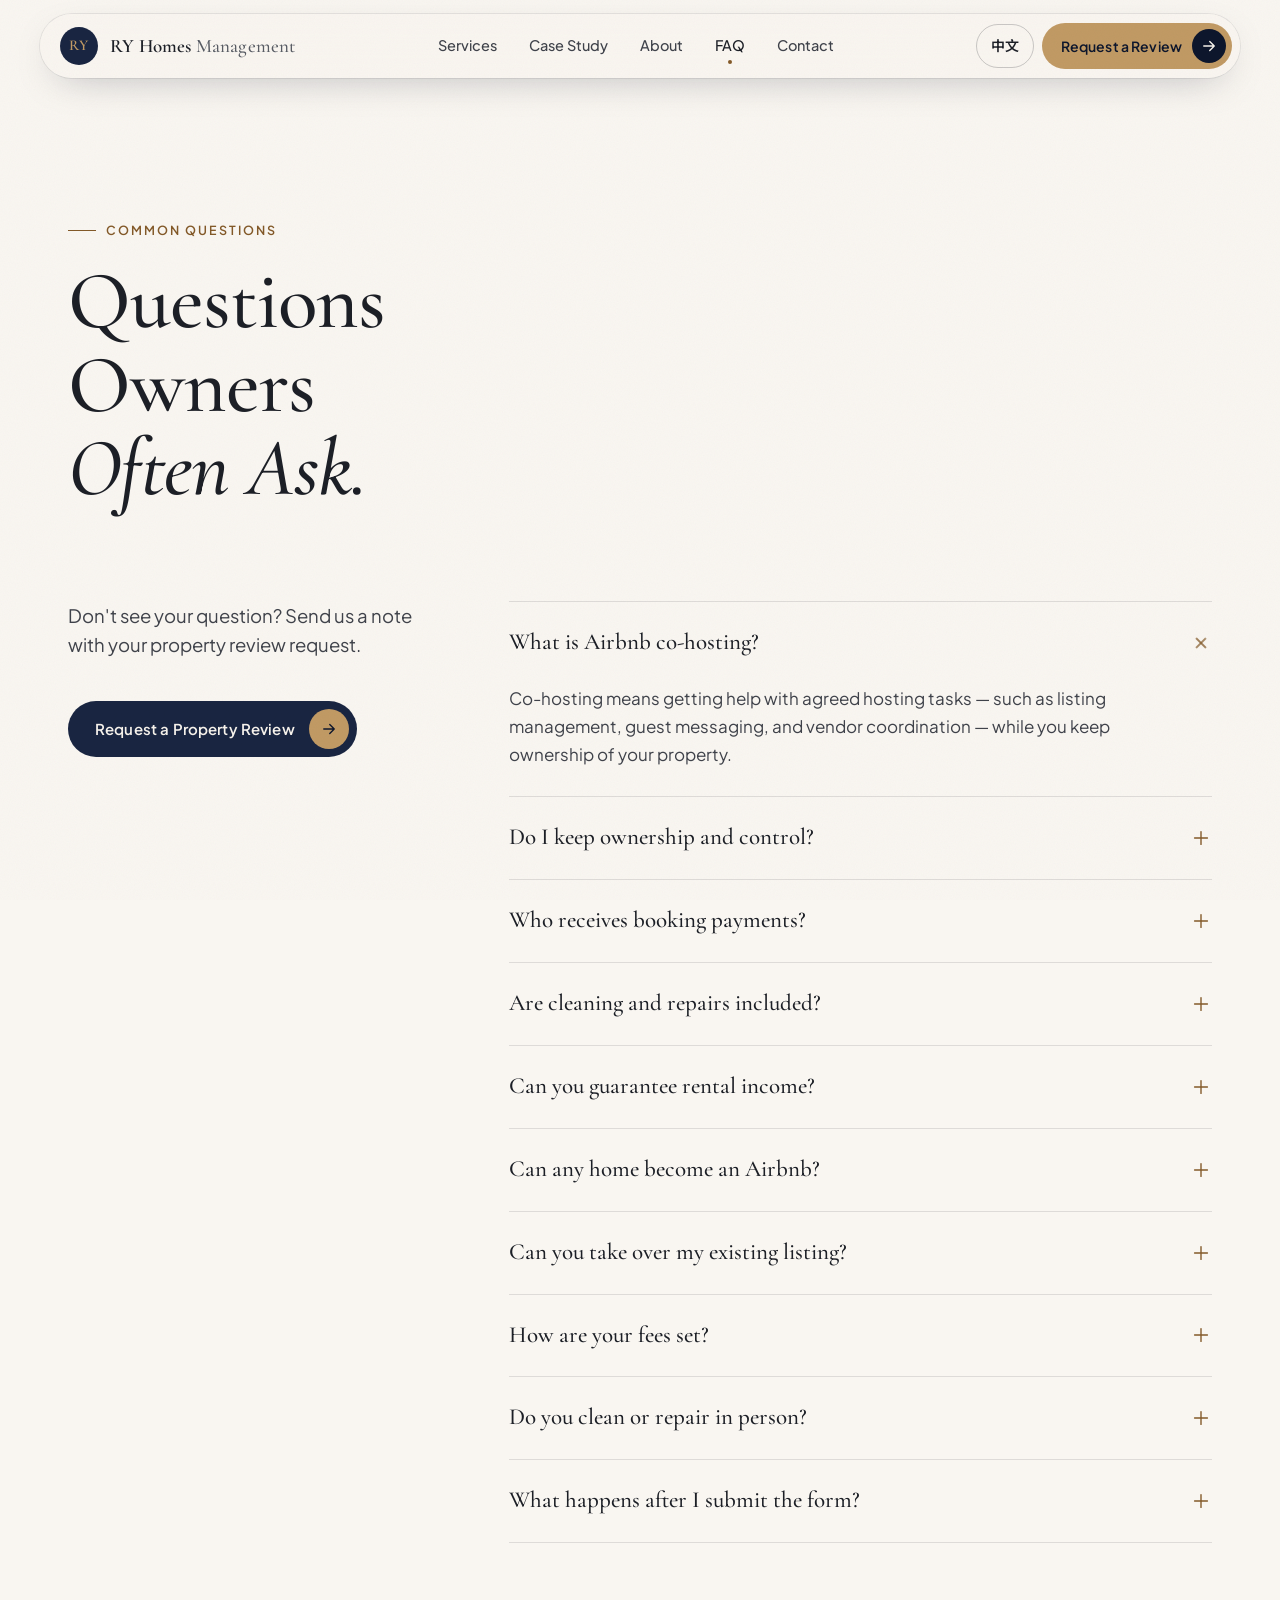
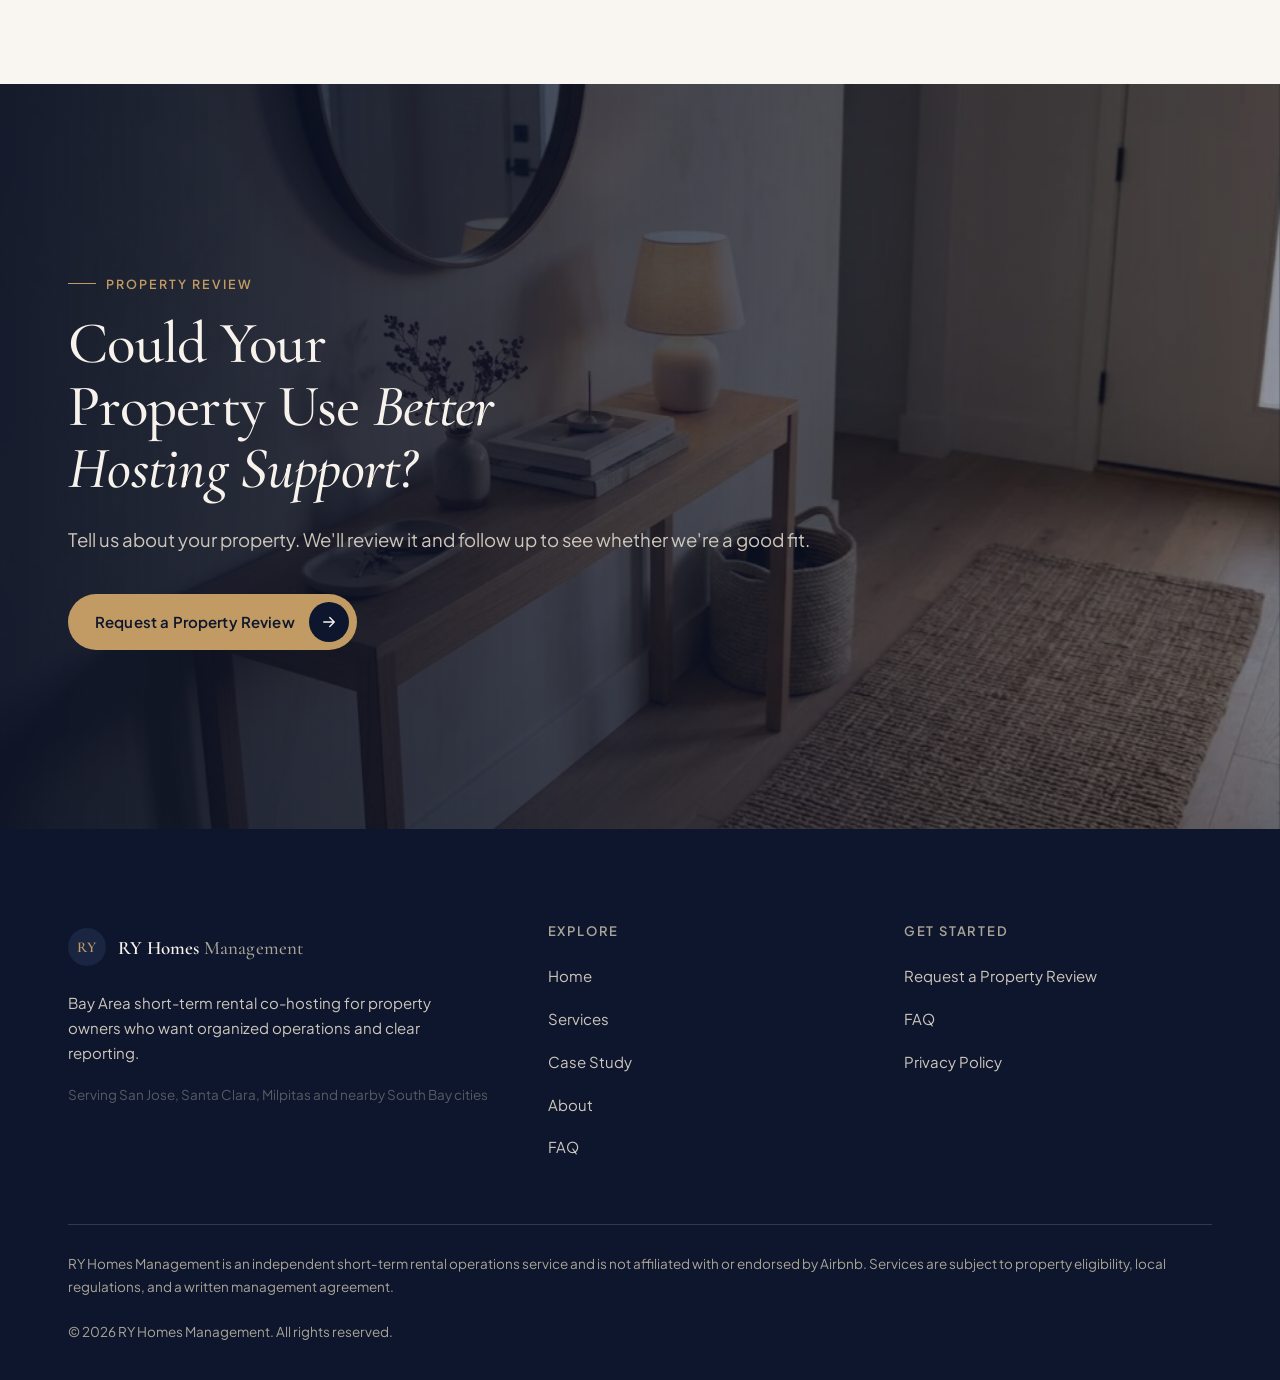
<file: faq/index.html>
<!doctype html>
<html lang="en">
<head>
<meta charset="utf-8">
<meta name="viewport" content="width=device-width, initial-scale=1">
<title data-i18n="k5de0620ef">FAQ | RY Homes Management</title>
<meta name="description" content="Answers to common questions about Airbnb co-hosting, fees, ownership, and getting started." data-i18n-content="kf59a33f16">
<link rel="canonical" href="https://sf-ryanyan.github.io/ryhomestays/faq/">
<meta property="og:type" content="website">
<meta property="og:site_name" content="RY Homes Management">
<meta property="og:title" content="FAQ | RY Homes Management">
<meta property="og:description" content="Answers to common questions about Airbnb co-hosting, fees, ownership, and getting started.">
<meta property="og:url" content="https://sf-ryanyan.github.io/ryhomestays/faq/">
<meta property="og:image" content="https://sf-ryanyan.github.io/ryhomestays/assets/img/hero-living.webp">
<meta name="twitter:card" content="summary_large_image">
<meta name="theme-color" content="#1f2a44">
<link rel="icon" href="../assets/img/favicon.svg" type="image/svg+xml">
<link rel="preconnect" href="https://fonts.googleapis.com">
<link rel="preconnect" href="https://fonts.gstatic.com" crossorigin>
<link rel="stylesheet" href="https://fonts.googleapis.com/css2?family=Cormorant+Garamond:ital,wght@0,500;0,600;1,500&family=Plus+Jakarta+Sans:wght@400;500;600&family=Noto+Sans+SC:wght@400;500;600&family=Noto+Serif+SC:wght@500;600&display=swap">
<link rel="stylesheet" href="../assets/css/site.css">
<script>document.documentElement.classList.add('js');try{if(localStorage.getItem('ryhs-lang')==='zh')document.documentElement.lang='zh-CN'}catch(e){}</script>
</head>
<body>
<div class="page">
<a class="skip" href="#main"><span data-i18n="k0a4470d64">Skip to content</span></a>
<header class="nav">
  <div class="nav__pill">
    <a class="brand" href="../" aria-label="RY Homes Management home"><span class="brand__mark">RY</span><span class="brand__name">RY Homes<span> Management</span></span></a>
    <nav class="nav__links" aria-label="Main navigation" data-i18n-aria-label="kefd197f3f"><a href="../services/"><span data-i18n="k5cbd58404">Services</span></a><a href="../case-study/"><span data-i18n="k81a05566b">Case Study</span></a><a href="../about/"><span data-i18n="k6b21fb791">About</span></a><a href="../faq/" aria-current="page"><span data-i18n="k03688ba6a">FAQ</span></a><a href="../contact/"><span data-i18n="kb37456c45">Contact</span></a></nav>
    <div class="nav__actions">
      <button class="lang" type="button" data-lang-toggle>中文</button>
      <a class="btn btn--primary btn--sm" href="../contact/"><span data-i18n="k5dddf7791">Request a Review</span><span class="btn__arrow"><svg class="ico" viewBox="0 0 24 24" aria-hidden="true" focusable="false"><path d="M5 12h14M13 6l6 6-6 6"/></svg></span></a>
      <button class="burger" type="button" aria-controls="menu" aria-expanded="false" aria-label="Menu" data-i18n-aria-label="k57f5f5efb"><svg class="ico ico--menu" viewBox="0 0 24 24" aria-hidden="true" focusable="false"><path d="M4 7h16M4 12h16M4 17h16"/></svg><svg class="ico ico--close" viewBox="0 0 24 24" aria-hidden="true" focusable="false"><path d="M6 6l12 12M18 6L6 18"/></svg></button>
    </div>
  </div>
</header>
<div class="menu on-dark" id="menu" aria-hidden="true">
  <nav aria-label="Mobile navigation" data-i18n-aria-label="k058f36b25"><a href="../"><span data-i18n="k70f8bb9a8">Home</span></a><a href="../services/"><span data-i18n="k5cbd58404">Services</span></a><a href="../case-study/"><span data-i18n="k81a05566b">Case Study</span></a><a href="../about/"><span data-i18n="k6b21fb791">About</span></a><a href="../faq/" aria-current="page"><span data-i18n="k03688ba6a">FAQ</span></a><a href="../contact/"><span data-i18n="kb37456c45">Contact</span></a></nav>
  <div class="menu__foot">
    <a class="btn btn--primary" href="../contact/"><span data-i18n="k4c1d771ed">Request a Property Review</span><span class="btn__arrow"><svg class="ico" viewBox="0 0 24 24" aria-hidden="true" focusable="false"><path d="M5 12h14M13 6l6 6-6 6"/></svg></span></a>
    <p class="fine"><span data-i18n="k5134a24b0">Serving San Jose, Santa Clara, Milpitas and nearby South Bay cities</span></p>
  </div>
</div>
<main id="main">

<section class="phero" style="padding-bottom:clamp(40px,5vw,64px)">
  <div class="wrap">
    <span class="eyebrow"><span data-i18n="kf07ac22a9">Common questions</span></span>
    <h1><span data-i18n="k14742b198">Questions Owners <em>Often Ask.</em></span></h1>
  </div>
</section>
<section class="section" style="padding-top:0">
  <div class="wrap faq-grid">
    <div class="faq-side">
      <p class="lead" data-i18n="k75baa99c7">Don't see your question? Send us a note with your property review request.</p>
      <div class="btns"><a class="btn btn--dark" href="../contact/"><span data-i18n="k4c1d771ed">Request a Property Review</span><span class="btn__arrow"><svg class="ico" viewBox="0 0 24 24" aria-hidden="true" focusable="false"><path d="M5 12h14M13 6l6 6-6 6"/></svg></span></a></div>
    </div>
    <div class="faq"><details open><summary><span data-i18n="k49d224460">What is Airbnb co-hosting?</span><svg class="ico" viewBox="0 0 24 24" aria-hidden="true" focusable="false"><path d="M12 5v14M5 12h14"/></svg></summary><div class="faq__a"><p data-i18n="kdee10127a">Co-hosting means getting help with agreed hosting tasks — such as listing management, guest messaging, and vendor coordination — while you keep ownership of your property.</p></div></details><details><summary><span data-i18n="k70c4498e1">Do I keep ownership and control?</span><svg class="ico" viewBox="0 0 24 24" aria-hidden="true" focusable="false"><path d="M12 5v14M5 12h14"/></svg></summary><div class="faq__a"><p data-i18n="kfa028cbee">Yes. Listing permissions, decisions, and finances are defined in our written agreement.</p></div></details><details><summary><span data-i18n="kbe75a7ec3">Who receives booking payments?</span><svg class="ico" viewBox="0 0 24 24" aria-hidden="true" focusable="false"><path d="M12 5v14M5 12h14"/></svg></summary><div class="faq__a"><p data-i18n="kef53164a5">Payouts follow the booking platform's payout options and our agreement. The exact arrangement is confirmed during onboarding.</p></div></details><details><summary><span data-i18n="k7cfb17704">Are cleaning and repairs included?</span><svg class="ico" viewBox="0 0 24 24" aria-hidden="true" focusable="false"><path d="M12 5v14M5 12h14"/></svg></summary><div class="faq__a"><p data-i18n="k2281c071b">No. Third-party cleaning, repairs, supplies, and other approved property costs are paid separately by the owner.</p></div></details><details><summary><span data-i18n="ka506baa02">Can you guarantee rental income?</span><svg class="ico" viewBox="0 0 24 24" aria-hidden="true" focusable="false"><path d="M12 5v14M5 12h14"/></svg></summary><div class="faq__a"><p data-i18n="k49a891ff9">No. Results depend on location, property condition, market demand, regulations, pricing, seasonality, and operating costs. Past results do not guarantee future income.</p></div></details><details><summary><span data-i18n="k5857fdb00">Can any home become an Airbnb?</span><svg class="ico" viewBox="0 0 24 24" aria-hidden="true" focusable="false"><path d="M12 5v14M5 12h14"/></svg></summary><div class="faq__a"><p data-i18n="kdd61408e7">Not always. Local rules, permits, HOA restrictions, and insurance need to be reviewed first.</p></div></details><details><summary><span data-i18n="k27aaf3546">Can you take over my existing listing?</span><svg class="ico" viewBox="0 0 24 24" aria-hidden="true" focusable="false"><path d="M12 5v14M5 12h14"/></svg></summary><div class="faq__a"><p data-i18n="k67b5718cf">Yes, in most cases — after a quick review of your listing and service needs.</p></div></details><details><summary><span data-i18n="k1d34e804b">How are your fees set?</span><svg class="ico" viewBox="0 0 24 24" aria-hidden="true" focusable="false"><path d="M12 5v14M5 12h14"/></svg></summary><div class="faq__a"><p data-i18n="k987090369">Fees depend on your property and the services you need, and every detail is documented in the management agreement. We'll walk you through them during your property review.</p></div></details><details><summary><span data-i18n="k19068a58f">Do you clean or repair in person?</span><svg class="ico" viewBox="0 0 24 24" aria-hidden="true" focusable="false"><path d="M12 5v14M5 12h14"/></svg></summary><div class="faq__a"><p data-i18n="kc9cd780a4">We coordinate qualified local providers, who perform the physical cleaning and repair work.</p></div></details><details><summary><span data-i18n="ke59dd97dd">What happens after I submit the form?</span><svg class="ico" viewBox="0 0 24 24" aria-hidden="true" focusable="false"><path d="M12 5v14M5 12h14"/></svg></summary><div class="faq__a"><p data-i18n="k1680ac32f">We review your details. If the property is within our service area and looks like a good fit, we'll contact you to discuss next steps.</p></div></details></div>
  </div>
</section>
<section class="cta" aria-labelledby="cta-h">
  <div class="hero__media"><img src="../assets/img/cta-entry.webp" alt="" width="1024" height="572" loading="lazy" decoding="async" onerror="this.remove()"></div>
  <div class="wrap cta__inner on-dark">
    <span class="eyebrow" data-reveal><span data-i18n="k988fc1da5">Property review</span></span>
    <h2 id="cta-h" data-reveal style="--d:80ms"><span data-i18n="kbf21ecd30">Could Your Property Use <em>Better Hosting Support?</em></span></h2>
    <p class="lead" data-reveal style="--d:160ms"><span data-i18n="k04a88e28d">Tell us about your property. We'll review it and follow up to see whether we're a good fit.</span></p>
    <div class="btns" data-reveal style="--d:240ms"><a class="btn btn--primary" href="../contact/"><span data-i18n="k4c1d771ed">Request a Property Review</span><span class="btn__arrow"><svg class="ico" viewBox="0 0 24 24" aria-hidden="true" focusable="false"><path d="M5 12h14M13 6l6 6-6 6"/></svg></span></a></div>
  </div>
</section>
</main>
<footer class="foot">
  <div class="wrap">
    <div class="foot__grid">
      <div>
        <a class="brand" href="../" aria-label="RY Homes Management home"><span class="brand__mark">RY</span><span class="brand__name">RY Homes<span> Management</span></span></a>
        <p class="foot__about"><span data-i18n="kfc831a32e">Bay Area short-term rental co-hosting for property owners who want organized operations and clear reporting.</span></p>
        <p class="fine" style="margin-top:18px"><span data-i18n="k5134a24b0">Serving San Jose, Santa Clara, Milpitas and nearby South Bay cities</span></p>
      </div>
      <div>
        <h2><span data-i18n="kb965ae66f">Explore</span></h2>
        <ul><li><a href="../"><span data-i18n="k70f8bb9a8">Home</span></a></li><li><a href="../services/"><span data-i18n="k5cbd58404">Services</span></a></li><li><a href="../case-study/"><span data-i18n="k81a05566b">Case Study</span></a></li><li><a href="../about/"><span data-i18n="k6b21fb791">About</span></a></li><li><a href="../faq/"><span data-i18n="k03688ba6a">FAQ</span></a></li></ul>
      </div>
      <div>
        <h2><span data-i18n="k90e40d504">Get started</span></h2>
        <ul>
          <li><a href="../contact/"><span data-i18n="k4c1d771ed">Request a Property Review</span></a></li>
          <li><a href="../faq/"><span data-i18n="k03688ba6a">FAQ</span></a></li>
          <li><a href="../privacy/"><span data-i18n="k9db108ba6">Privacy Policy</span></a></li>
        </ul>
      </div>
    </div>
    <div class="foot__legal">
      <p><span data-i18n="k2ceab0cf6">RY Homes Management is an independent short-term rental operations service and is not affiliated with or endorsed by Airbnb. Services are subject to property eligibility, local regulations, and a written management agreement.</span></p>
      <p><span data-i18n="kf39522bff">© 2026 RY Homes Management. All rights reserved.</span></p>
    </div>
  </div>
</footer>
</div>
<script src="../assets/js/i18n.js"></script>
<script src="../assets/js/site.js"></script>
</body>
</html>
</file>
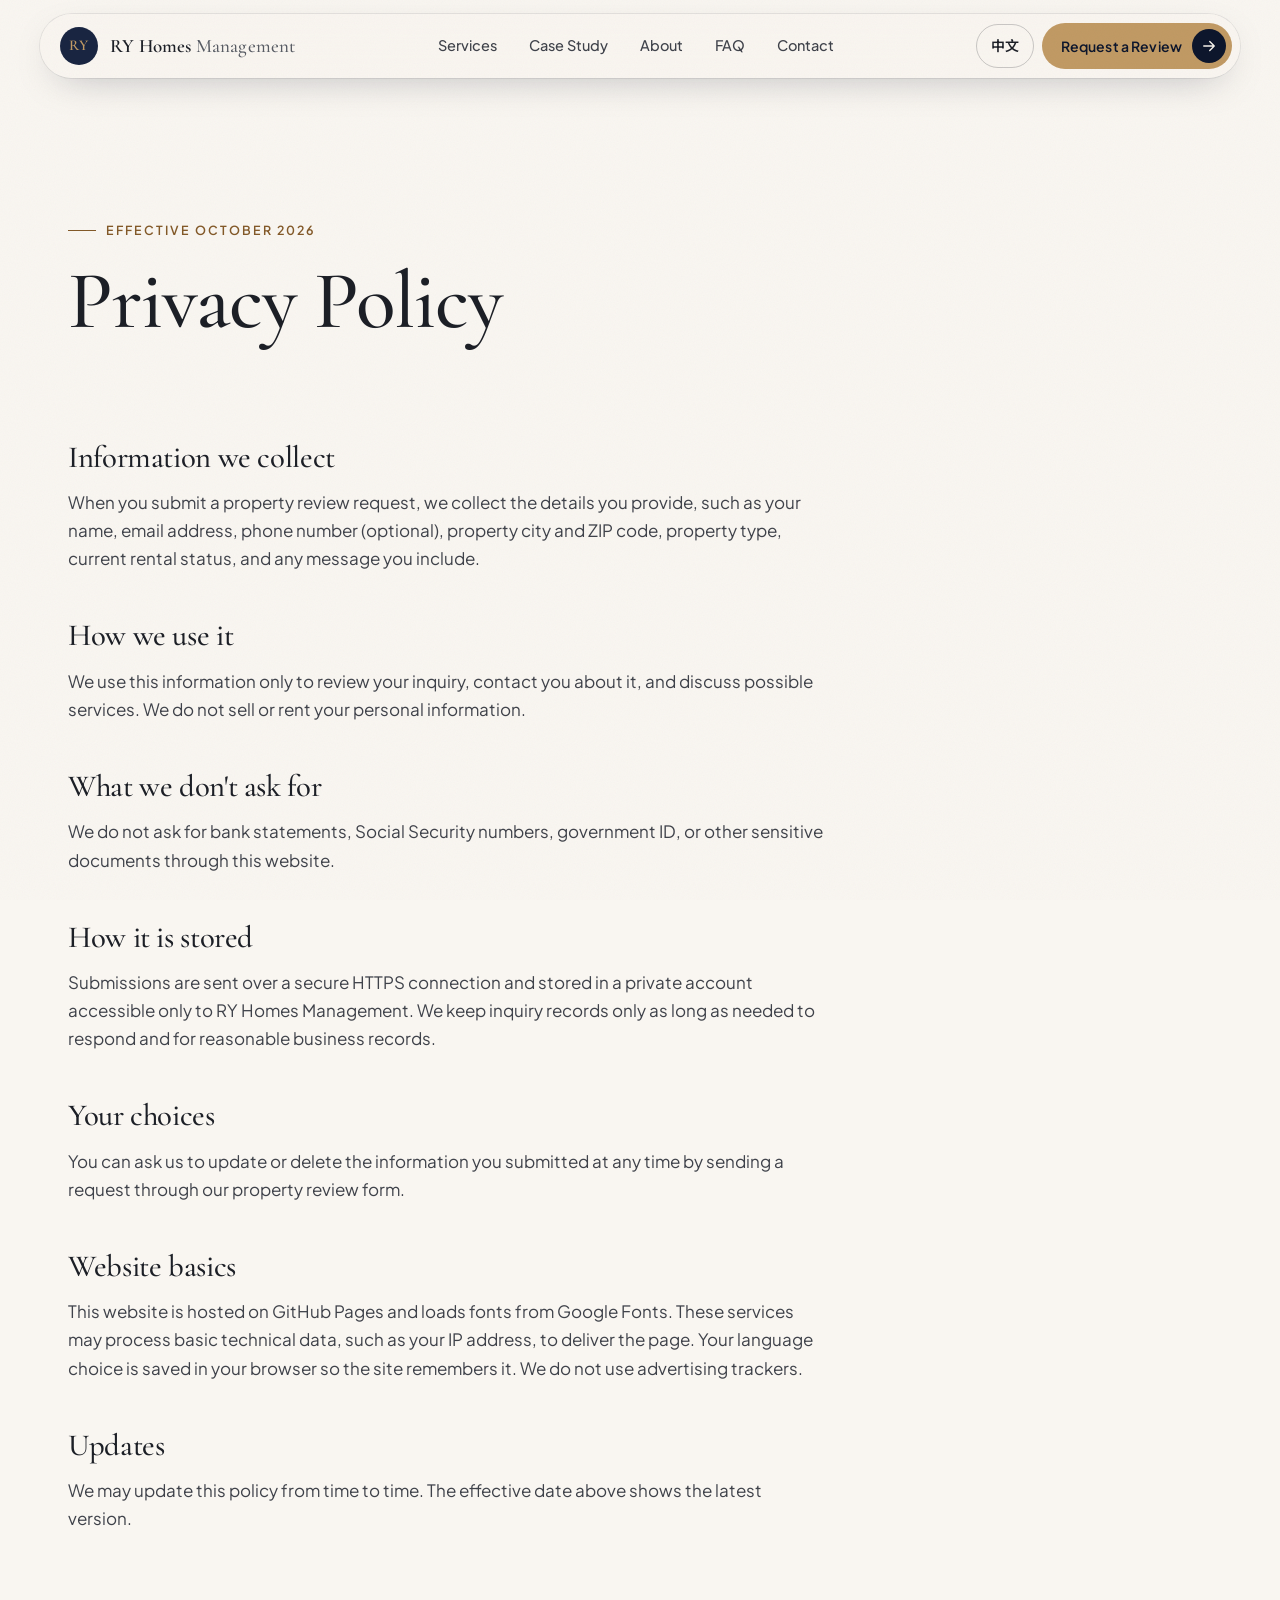
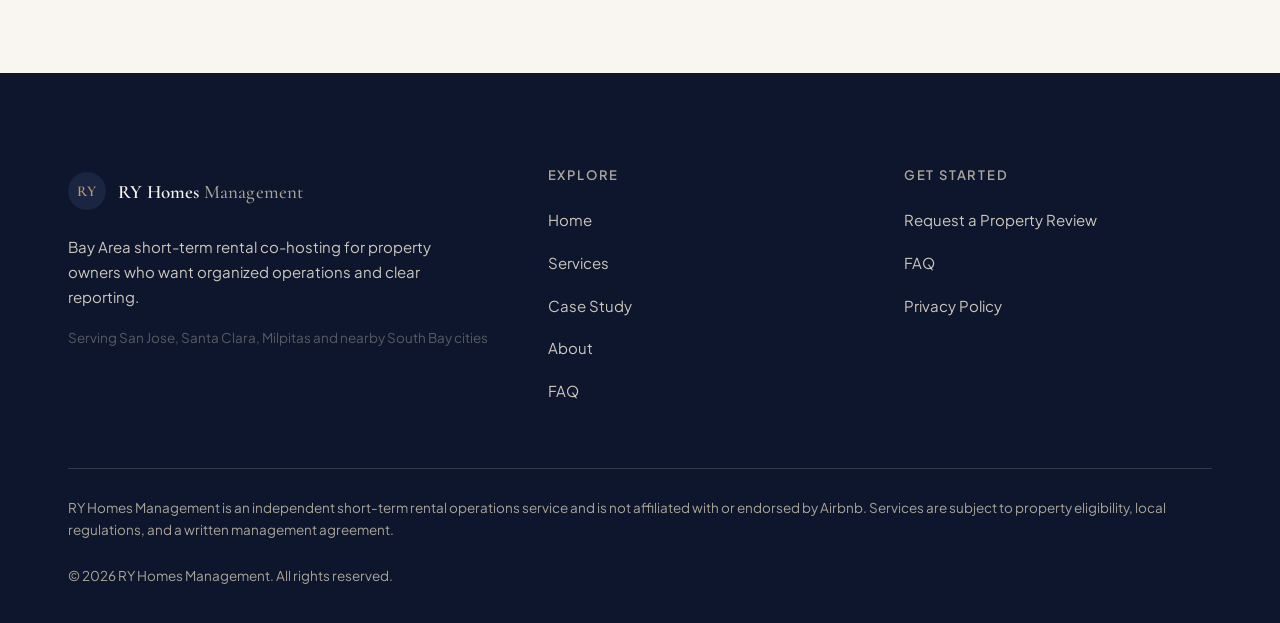
<file: privacy/index.html>
<!doctype html>
<html lang="en">
<head>
<meta charset="utf-8">
<meta name="viewport" content="width=device-width, initial-scale=1">
<title data-i18n="k361fa96e9">Privacy Policy | RY Homes Management</title>
<meta name="description" content="How RY Homes Management collects and uses information submitted through this website." data-i18n-content="k9f4761f81">
<link rel="canonical" href="https://sf-ryanyan.github.io/ryhomestays/privacy/">
<meta property="og:type" content="website">
<meta property="og:site_name" content="RY Homes Management">
<meta property="og:title" content="Privacy Policy | RY Homes Management">
<meta property="og:description" content="How RY Homes Management collects and uses information submitted through this website.">
<meta property="og:url" content="https://sf-ryanyan.github.io/ryhomestays/privacy/">
<meta property="og:image" content="https://sf-ryanyan.github.io/ryhomestays/assets/img/hero-living.webp">
<meta name="twitter:card" content="summary_large_image">
<meta name="theme-color" content="#1f2a44">
<link rel="icon" href="../assets/img/favicon.svg" type="image/svg+xml">
<link rel="preconnect" href="https://fonts.googleapis.com">
<link rel="preconnect" href="https://fonts.gstatic.com" crossorigin>
<link rel="stylesheet" href="https://fonts.googleapis.com/css2?family=Cormorant+Garamond:ital,wght@0,500;0,600;1,500&family=Plus+Jakarta+Sans:wght@400;500;600&family=Noto+Sans+SC:wght@400;500;600&family=Noto+Serif+SC:wght@500;600&display=swap">
<link rel="stylesheet" href="../assets/css/site.css">
<script>document.documentElement.classList.add('js');try{if(localStorage.getItem('ryhs-lang')==='zh')document.documentElement.lang='zh-CN'}catch(e){}</script>
</head>
<body>
<div class="page">
<a class="skip" href="#main"><span data-i18n="k0a4470d64">Skip to content</span></a>
<header class="nav">
  <div class="nav__pill">
    <a class="brand" href="../" aria-label="RY Homes Management home"><span class="brand__mark">RY</span><span class="brand__name">RY Homes<span> Management</span></span></a>
    <nav class="nav__links" aria-label="Main navigation" data-i18n-aria-label="kefd197f3f"><a href="../services/"><span data-i18n="k5cbd58404">Services</span></a><a href="../case-study/"><span data-i18n="k81a05566b">Case Study</span></a><a href="../about/"><span data-i18n="k6b21fb791">About</span></a><a href="../faq/"><span data-i18n="k03688ba6a">FAQ</span></a><a href="../contact/"><span data-i18n="kb37456c45">Contact</span></a></nav>
    <div class="nav__actions">
      <button class="lang" type="button" data-lang-toggle>中文</button>
      <a class="btn btn--primary btn--sm" href="../contact/"><span data-i18n="k5dddf7791">Request a Review</span><span class="btn__arrow"><svg class="ico" viewBox="0 0 24 24" aria-hidden="true" focusable="false"><path d="M5 12h14M13 6l6 6-6 6"/></svg></span></a>
      <button class="burger" type="button" aria-controls="menu" aria-expanded="false" aria-label="Menu" data-i18n-aria-label="k57f5f5efb"><svg class="ico ico--menu" viewBox="0 0 24 24" aria-hidden="true" focusable="false"><path d="M4 7h16M4 12h16M4 17h16"/></svg><svg class="ico ico--close" viewBox="0 0 24 24" aria-hidden="true" focusable="false"><path d="M6 6l12 12M18 6L6 18"/></svg></button>
    </div>
  </div>
</header>
<div class="menu on-dark" id="menu" aria-hidden="true">
  <nav aria-label="Mobile navigation" data-i18n-aria-label="k058f36b25"><a href="../"><span data-i18n="k70f8bb9a8">Home</span></a><a href="../services/"><span data-i18n="k5cbd58404">Services</span></a><a href="../case-study/"><span data-i18n="k81a05566b">Case Study</span></a><a href="../about/"><span data-i18n="k6b21fb791">About</span></a><a href="../faq/"><span data-i18n="k03688ba6a">FAQ</span></a><a href="../contact/"><span data-i18n="kb37456c45">Contact</span></a></nav>
  <div class="menu__foot">
    <a class="btn btn--primary" href="../contact/"><span data-i18n="k4c1d771ed">Request a Property Review</span><span class="btn__arrow"><svg class="ico" viewBox="0 0 24 24" aria-hidden="true" focusable="false"><path d="M5 12h14M13 6l6 6-6 6"/></svg></span></a>
    <p class="fine"><span data-i18n="k5134a24b0">Serving San Jose, Santa Clara, Milpitas and nearby South Bay cities</span></p>
  </div>
</div>
<main id="main">

<section class="phero" style="padding-bottom:0">
  <div class="wrap">
    <span class="eyebrow"><span data-i18n="k9fb0ddbc0">Effective October 2026</span></span>
    <h1><span data-i18n="k9db108ba6">Privacy Policy</span></h1>
  </div>
</section>
<section class="section" style="padding-top:24px">
  <div class="wrap"><div class="prose"><h2 data-i18n="kca195d50c">Information we collect</h2><p data-i18n="kf34004ce4">When you submit a property review request, we collect the details you provide, such as your name, email address, phone number (optional), property city and ZIP code, property type, current rental status, and any message you include.</p><h2 data-i18n="k7f886aa82">How we use it</h2><p data-i18n="k7cd4ab139">We use this information only to review your inquiry, contact you about it, and discuss possible services. We do not sell or rent your personal information.</p><h2 data-i18n="k01d31e103">What we don't ask for</h2><p data-i18n="k5a924eeeb">We do not ask for bank statements, Social Security numbers, government ID, or other sensitive documents through this website.</p><h2 data-i18n="k7450ad544">How it is stored</h2><p data-i18n="k1635295cb">Submissions are sent over a secure HTTPS connection and stored in a private account accessible only to RY Homes Management. We keep inquiry records only as long as needed to respond and for reasonable business records.</p><h2 data-i18n="k9b164ce19">Your choices</h2><p data-i18n="kb69c4ae0b">You can ask us to update or delete the information you submitted at any time by sending a request through our property review form.</p><h2 data-i18n="k0a1fd203e">Website basics</h2><p data-i18n="ke3bafae76">This website is hosted on GitHub Pages and loads fonts from Google Fonts. These services may process basic technical data, such as your IP address, to deliver the page. Your language choice is saved in your browser so the site remembers it. We do not use advertising trackers.</p><h2 data-i18n="kc76d18079">Updates</h2><p data-i18n="kc7c865c61">We may update this policy from time to time. The effective date above shows the latest version.</p></div></div>
</section>

</main>
<footer class="foot">
  <div class="wrap">
    <div class="foot__grid">
      <div>
        <a class="brand" href="../" aria-label="RY Homes Management home"><span class="brand__mark">RY</span><span class="brand__name">RY Homes<span> Management</span></span></a>
        <p class="foot__about"><span data-i18n="kfc831a32e">Bay Area short-term rental co-hosting for property owners who want organized operations and clear reporting.</span></p>
        <p class="fine" style="margin-top:18px"><span data-i18n="k5134a24b0">Serving San Jose, Santa Clara, Milpitas and nearby South Bay cities</span></p>
      </div>
      <div>
        <h2><span data-i18n="kb965ae66f">Explore</span></h2>
        <ul><li><a href="../"><span data-i18n="k70f8bb9a8">Home</span></a></li><li><a href="../services/"><span data-i18n="k5cbd58404">Services</span></a></li><li><a href="../case-study/"><span data-i18n="k81a05566b">Case Study</span></a></li><li><a href="../about/"><span data-i18n="k6b21fb791">About</span></a></li><li><a href="../faq/"><span data-i18n="k03688ba6a">FAQ</span></a></li></ul>
      </div>
      <div>
        <h2><span data-i18n="k90e40d504">Get started</span></h2>
        <ul>
          <li><a href="../contact/"><span data-i18n="k4c1d771ed">Request a Property Review</span></a></li>
          <li><a href="../faq/"><span data-i18n="k03688ba6a">FAQ</span></a></li>
          <li><a href="../privacy/"><span data-i18n="k9db108ba6">Privacy Policy</span></a></li>
        </ul>
      </div>
    </div>
    <div class="foot__legal">
      <p><span data-i18n="k2ceab0cf6">RY Homes Management is an independent short-term rental operations service and is not affiliated with or endorsed by Airbnb. Services are subject to property eligibility, local regulations, and a written management agreement.</span></p>
      <p><span data-i18n="kf39522bff">© 2026 RY Homes Management. All rights reserved.</span></p>
    </div>
  </div>
</footer>
</div>
<script src="../assets/js/i18n.js"></script>
<script src="../assets/js/site.js"></script>
</body>
</html>
</file>
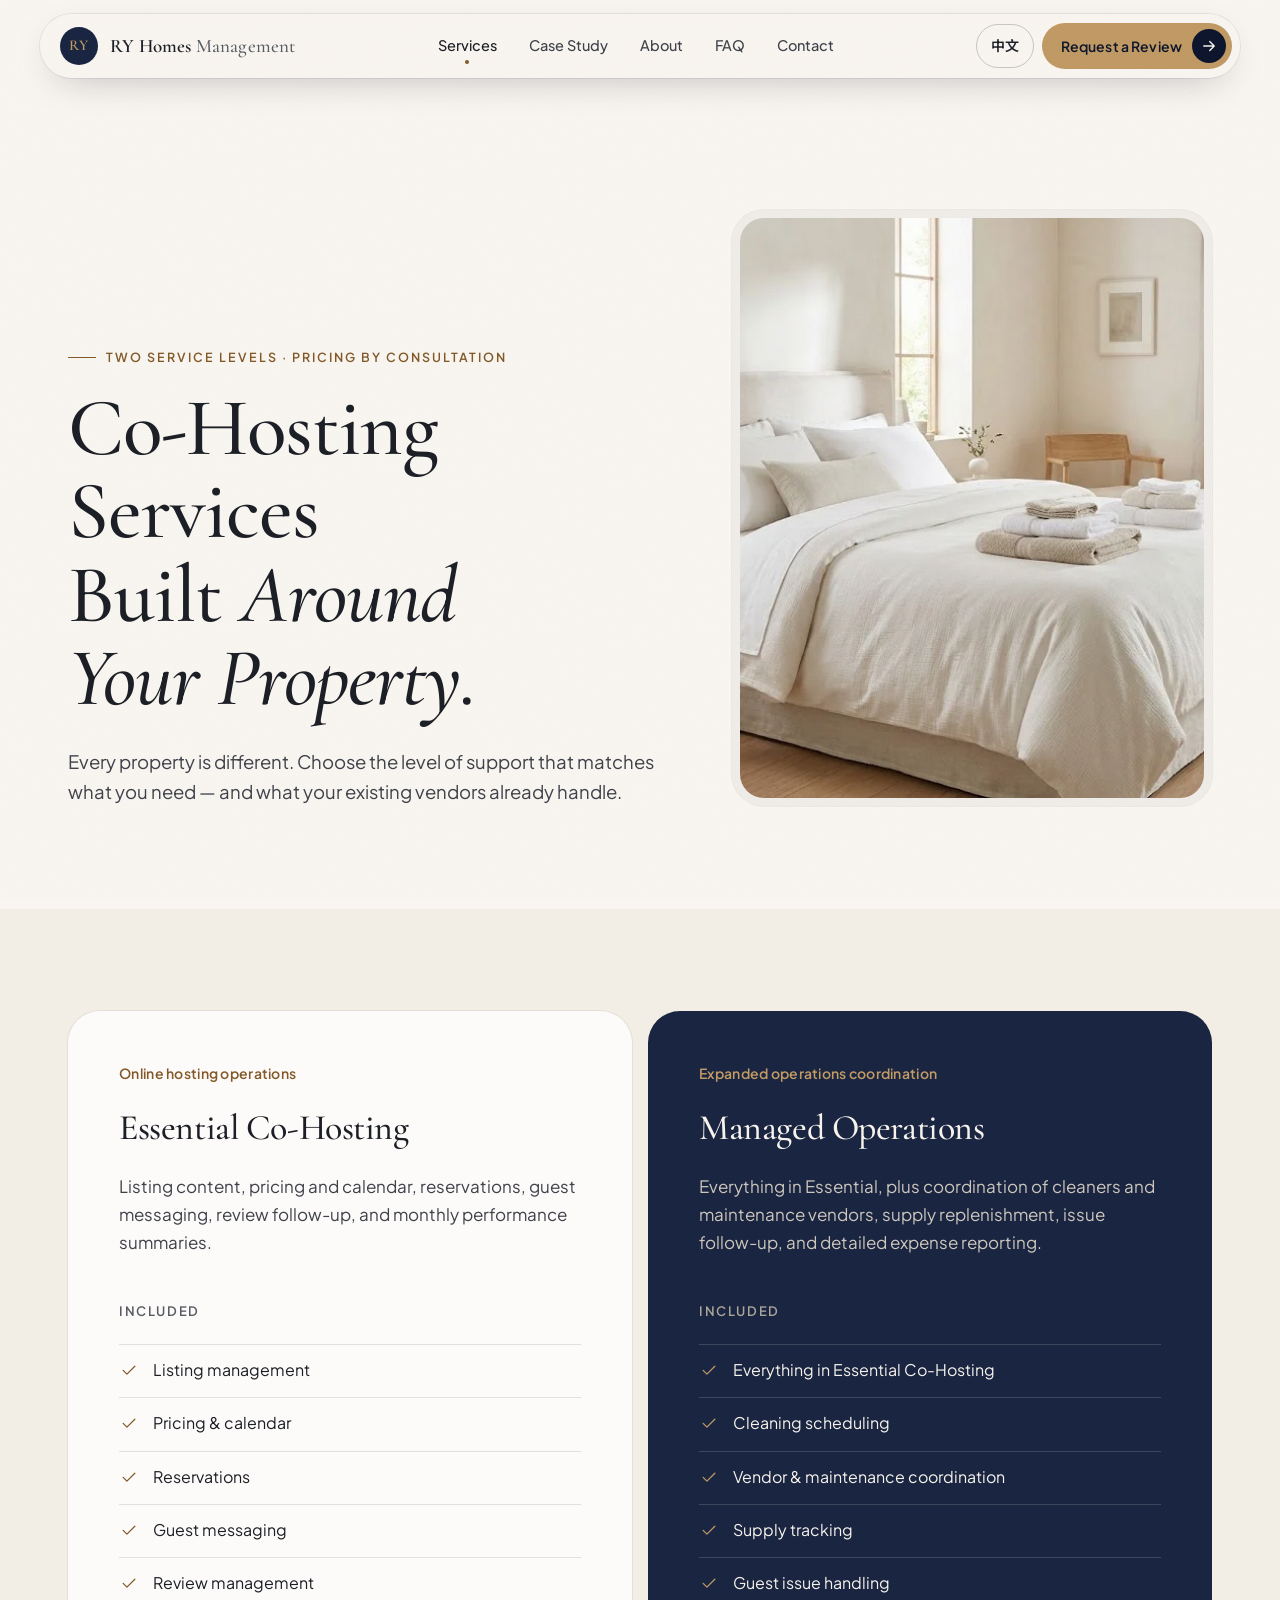
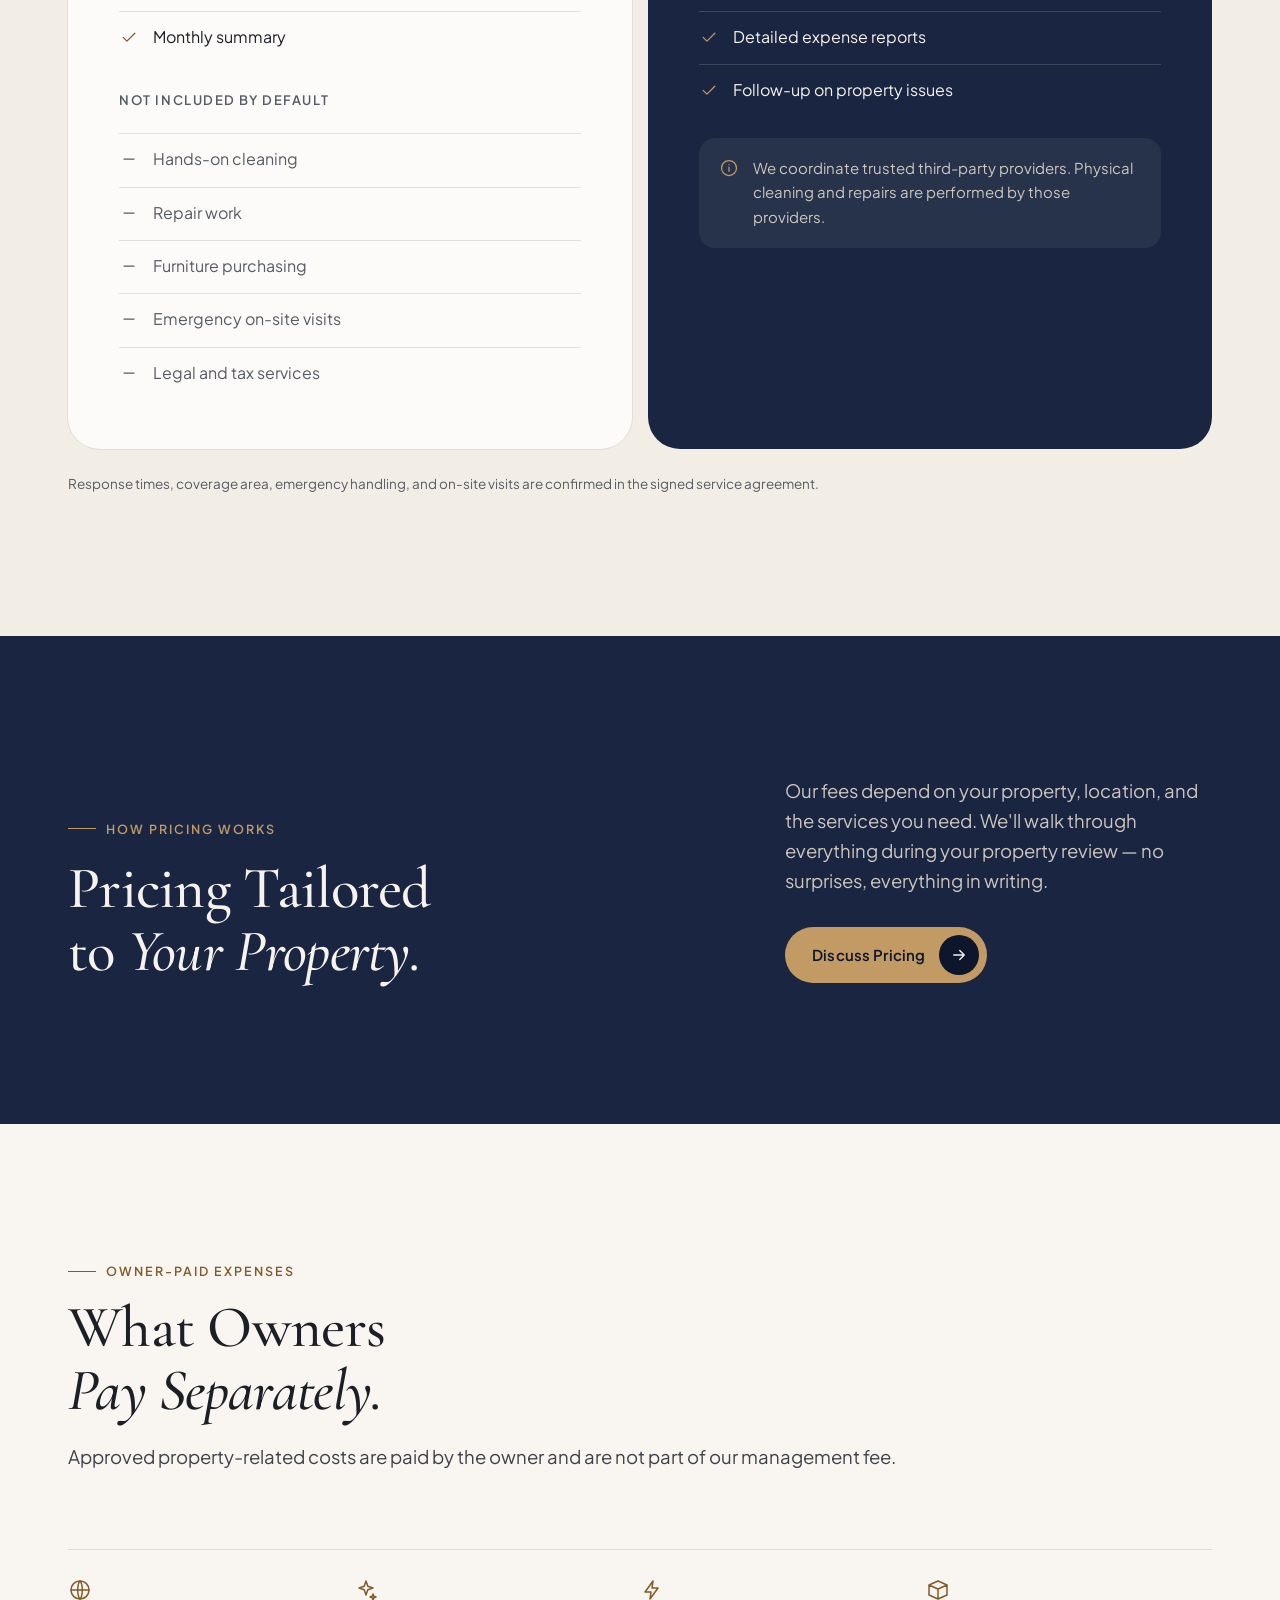
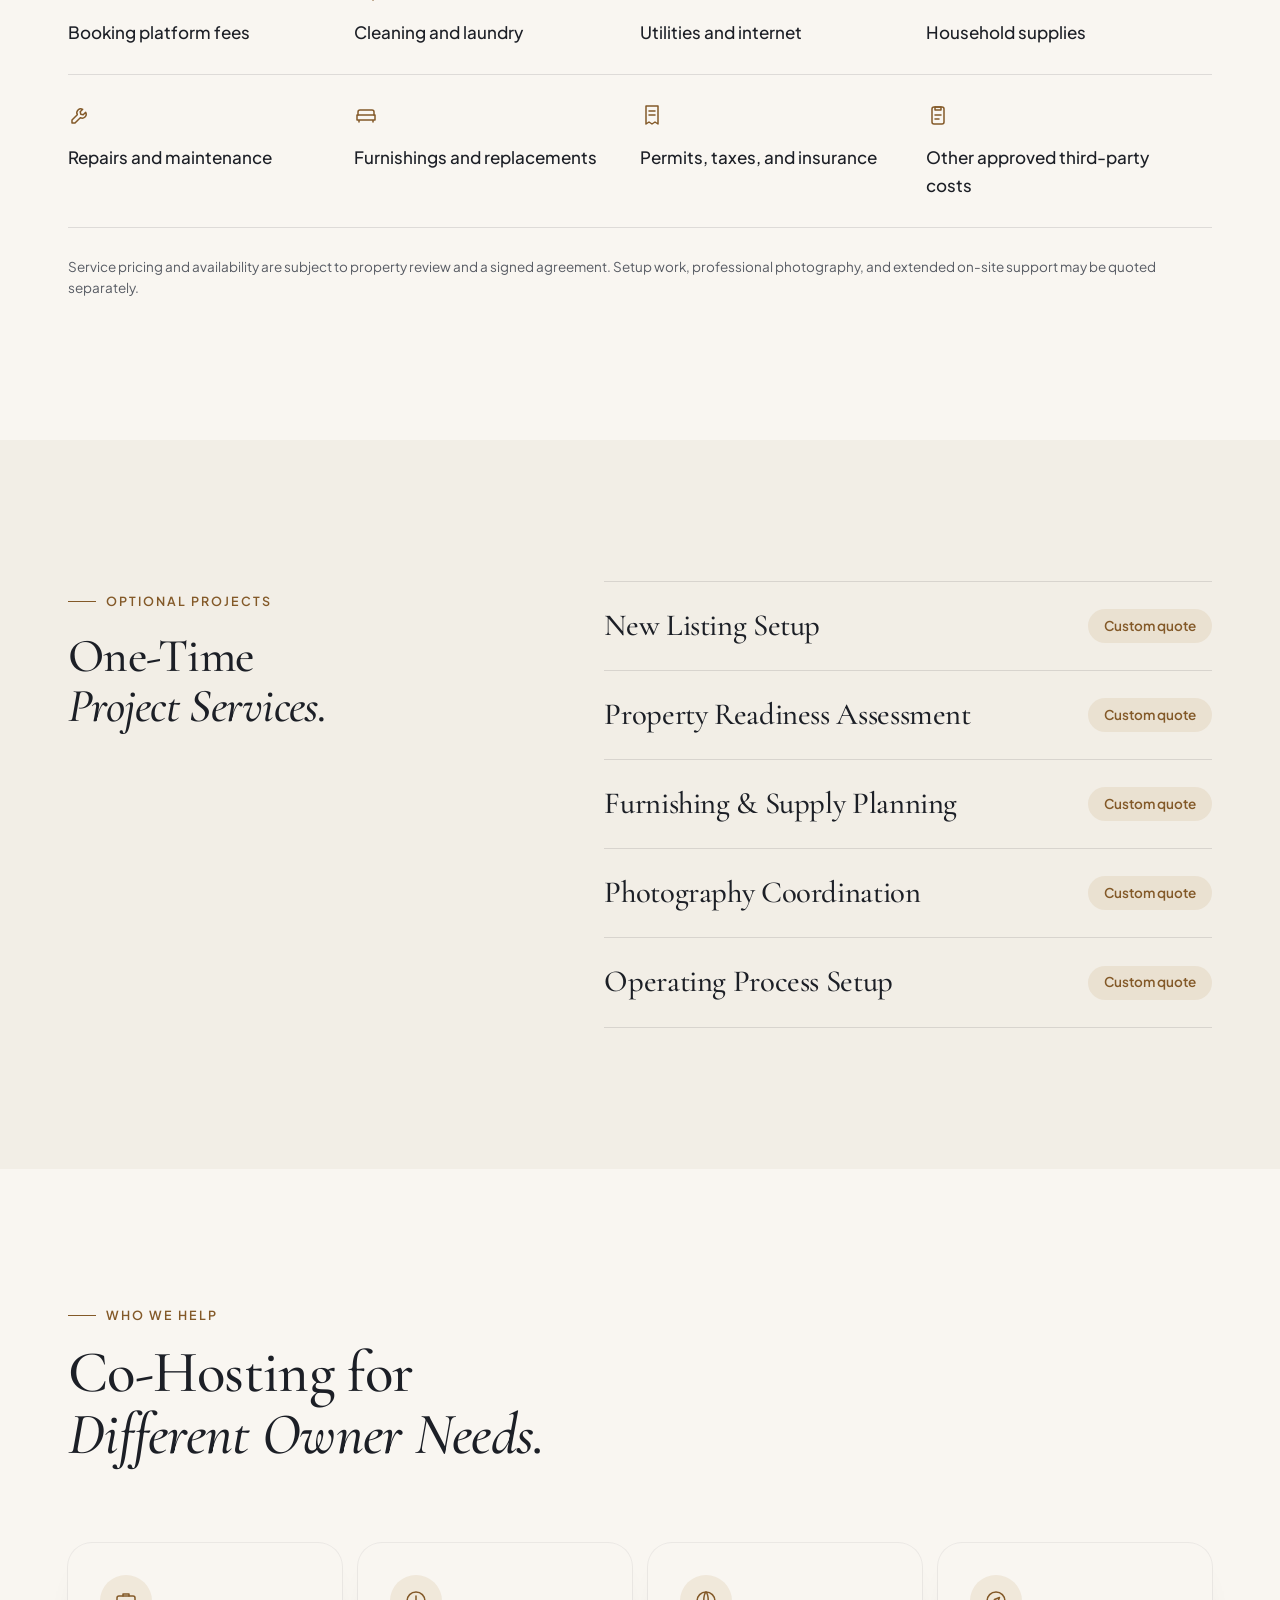
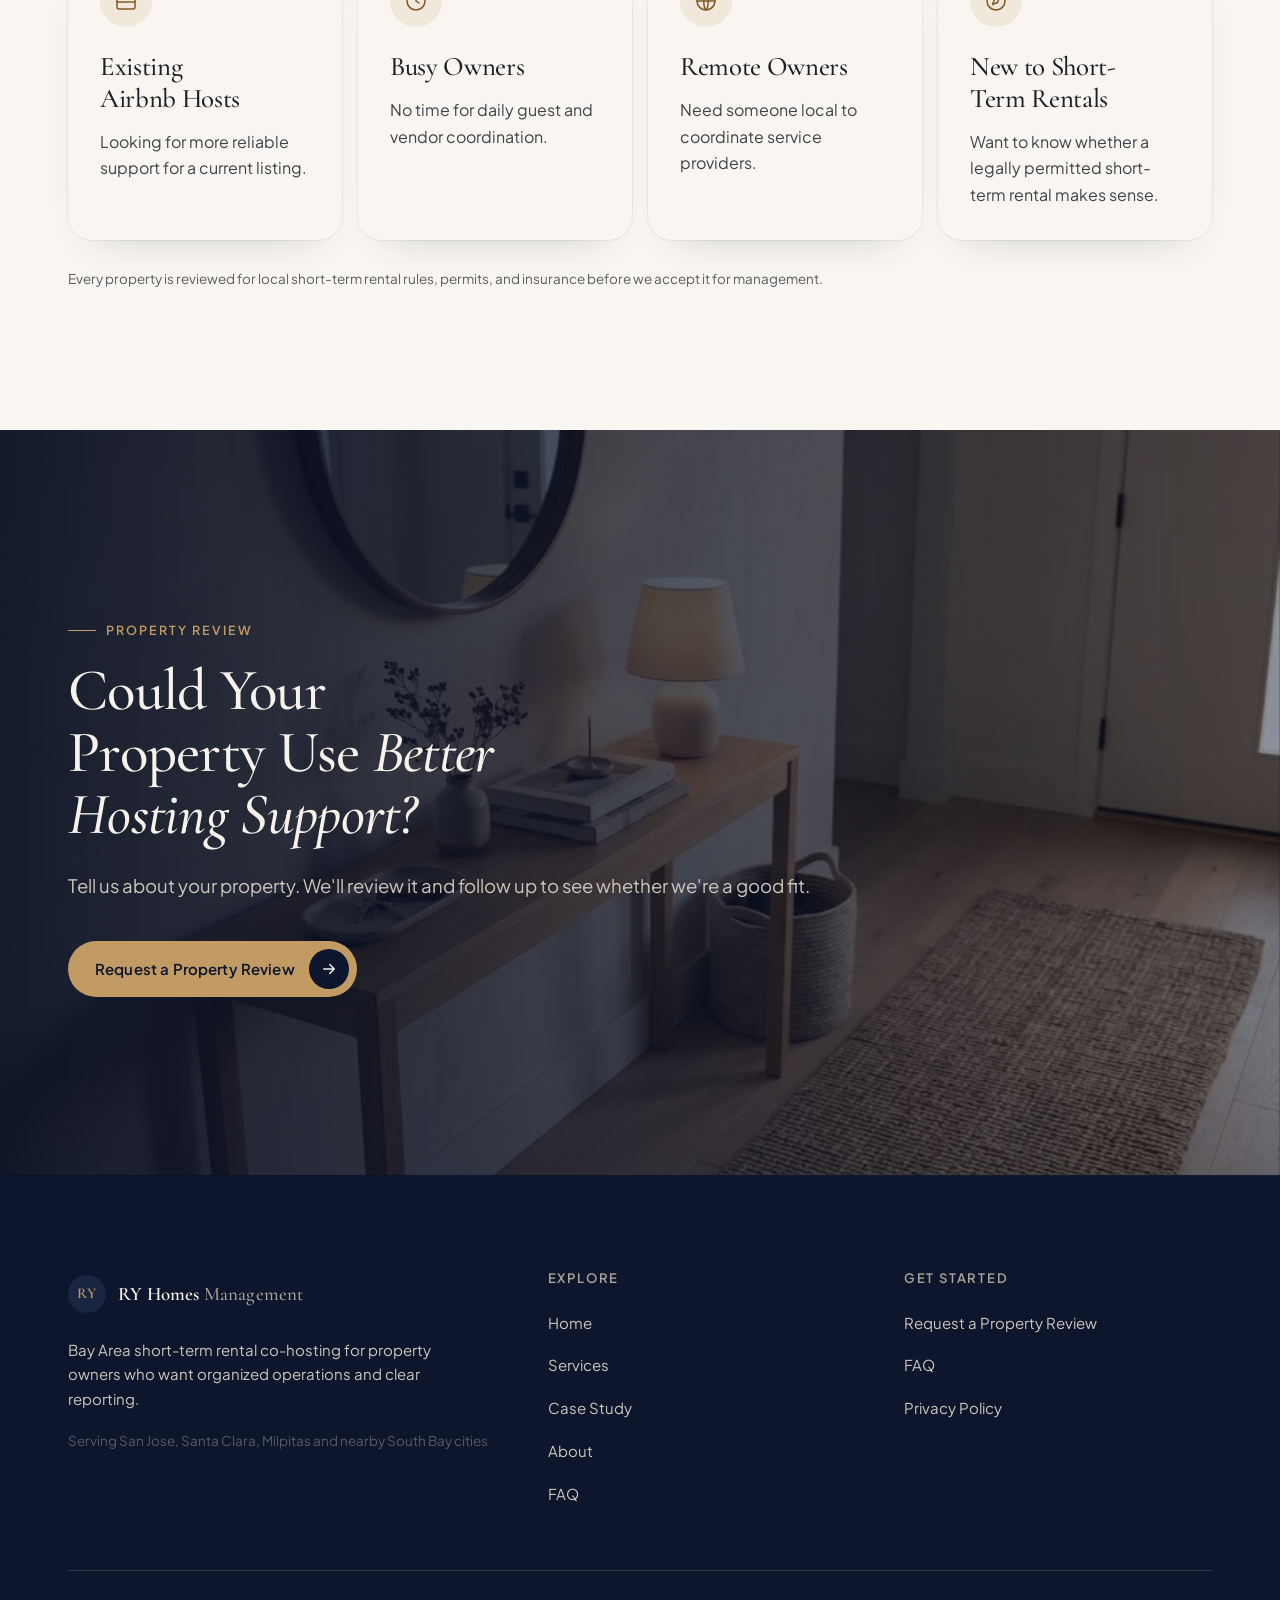
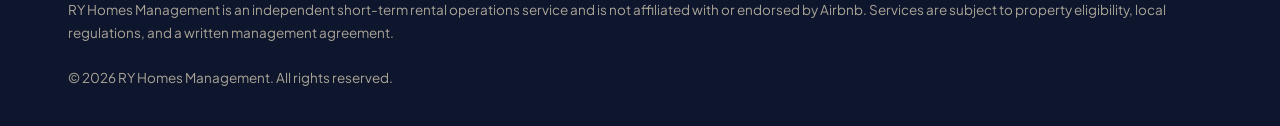
<file: services/index.html>
<!doctype html>
<html lang="en">
<head>
<meta charset="utf-8">
<meta name="viewport" content="width=device-width, initial-scale=1">
<title data-i18n="k942a7c31f">Airbnb Co-Hosting Services | RY Homes Management</title>
<meta name="description" content="Two levels of Airbnb co-hosting support for Bay Area owners: Essential Co-Hosting and Managed Operations. Pricing tailored to your property." data-i18n-content="kbbf0e4f21">
<link rel="canonical" href="https://sf-ryanyan.github.io/ryhomestays/services/">
<meta property="og:type" content="website">
<meta property="og:site_name" content="RY Homes Management">
<meta property="og:title" content="Airbnb Co-Hosting Services | RY Homes Management">
<meta property="og:description" content="Two levels of Airbnb co-hosting support for Bay Area owners: Essential Co-Hosting and Managed Operations. Pricing tailored to your property.">
<meta property="og:url" content="https://sf-ryanyan.github.io/ryhomestays/services/">
<meta property="og:image" content="https://sf-ryanyan.github.io/ryhomestays/assets/img/hero-living.webp">
<meta name="twitter:card" content="summary_large_image">
<meta name="theme-color" content="#1f2a44">
<link rel="icon" href="../assets/img/favicon.svg" type="image/svg+xml">
<link rel="preconnect" href="https://fonts.googleapis.com">
<link rel="preconnect" href="https://fonts.gstatic.com" crossorigin>
<link rel="stylesheet" href="https://fonts.googleapis.com/css2?family=Cormorant+Garamond:ital,wght@0,500;0,600;1,500&family=Plus+Jakarta+Sans:wght@400;500;600&family=Noto+Sans+SC:wght@400;500;600&family=Noto+Serif+SC:wght@500;600&display=swap">
<link rel="stylesheet" href="../assets/css/site.css">
<script>document.documentElement.classList.add('js');try{if(localStorage.getItem('ryhs-lang')==='zh')document.documentElement.lang='zh-CN'}catch(e){}</script>
</head>
<body>
<div class="page">
<a class="skip" href="#main"><span data-i18n="k0a4470d64">Skip to content</span></a>
<header class="nav">
  <div class="nav__pill">
    <a class="brand" href="../" aria-label="RY Homes Management home"><span class="brand__mark">RY</span><span class="brand__name">RY Homes<span> Management</span></span></a>
    <nav class="nav__links" aria-label="Main navigation" data-i18n-aria-label="kefd197f3f"><a href="../services/" aria-current="page"><span data-i18n="k5cbd58404">Services</span></a><a href="../case-study/"><span data-i18n="k81a05566b">Case Study</span></a><a href="../about/"><span data-i18n="k6b21fb791">About</span></a><a href="../faq/"><span data-i18n="k03688ba6a">FAQ</span></a><a href="../contact/"><span data-i18n="kb37456c45">Contact</span></a></nav>
    <div class="nav__actions">
      <button class="lang" type="button" data-lang-toggle>中文</button>
      <a class="btn btn--primary btn--sm" href="../contact/"><span data-i18n="k5dddf7791">Request a Review</span><span class="btn__arrow"><svg class="ico" viewBox="0 0 24 24" aria-hidden="true" focusable="false"><path d="M5 12h14M13 6l6 6-6 6"/></svg></span></a>
      <button class="burger" type="button" aria-controls="menu" aria-expanded="false" aria-label="Menu" data-i18n-aria-label="k57f5f5efb"><svg class="ico ico--menu" viewBox="0 0 24 24" aria-hidden="true" focusable="false"><path d="M4 7h16M4 12h16M4 17h16"/></svg><svg class="ico ico--close" viewBox="0 0 24 24" aria-hidden="true" focusable="false"><path d="M6 6l12 12M18 6L6 18"/></svg></button>
    </div>
  </div>
</header>
<div class="menu on-dark" id="menu" aria-hidden="true">
  <nav aria-label="Mobile navigation" data-i18n-aria-label="k058f36b25"><a href="../"><span data-i18n="k70f8bb9a8">Home</span></a><a href="../services/" aria-current="page"><span data-i18n="k5cbd58404">Services</span></a><a href="../case-study/"><span data-i18n="k81a05566b">Case Study</span></a><a href="../about/"><span data-i18n="k6b21fb791">About</span></a><a href="../faq/"><span data-i18n="k03688ba6a">FAQ</span></a><a href="../contact/"><span data-i18n="kb37456c45">Contact</span></a></nav>
  <div class="menu__foot">
    <a class="btn btn--primary" href="../contact/"><span data-i18n="k4c1d771ed">Request a Property Review</span><span class="btn__arrow"><svg class="ico" viewBox="0 0 24 24" aria-hidden="true" focusable="false"><path d="M5 12h14M13 6l6 6-6 6"/></svg></span></a>
    <p class="fine"><span data-i18n="k5134a24b0">Serving San Jose, Santa Clara, Milpitas and nearby South Bay cities</span></p>
  </div>
</div>
<main id="main">

<section class="phero">
  <div class="wrap phero__grid">
    <div>
      <span class="eyebrow"><span data-i18n="kc5c6ce8a0">Two service levels · Pricing by consultation</span></span>
      <h1><span data-i18n="k8a3124891">Co-Hosting Services Built <em>Around Your Property.</em></span></h1>
      <p class="lead" data-i18n="k387f085a0">Every property is different. Choose the level of support that matches what you need — and what your existing vendors already handle.</p>
    </div>
    <div class="phero__media bezel"><div class="frame"><img src="../assets/img/services-bedroom.webp" alt="A freshly made guest bedroom with folded towels" data-i18n-alt="k70b11a182" width="1024" height="572" decoding="async" onerror="this.remove()"></div></div>
  </div>
</section>

<section class="section bg-1" aria-label="Service levels" style="padding-top:clamp(72px,8vw,120px)">
  <div class="wrap detail">
    <article class="plan" id="essential" data-reveal>
      <span class="plan__tag" data-i18n="kcc567e5cc">Online hosting operations</span>
      <h3 data-i18n="k80c3c3c59">Essential Co-Hosting</h3>
      <p data-i18n="k20a9e8b4d">Listing content, pricing and calendar, reservations, guest messaging, review follow-up, and monthly performance summaries.</p>
      <h4 data-i18n="k3e2c57040">Included</h4>
      <ul class="ticks"><li><svg class="ico" viewBox="0 0 24 24" aria-hidden="true" focusable="false"><path d="M5 12.5l4.5 4.5L19 7.5"/></svg><span data-i18n="k1157c545e">Listing management</span></li><li><svg class="ico" viewBox="0 0 24 24" aria-hidden="true" focusable="false"><path d="M5 12.5l4.5 4.5L19 7.5"/></svg><span data-i18n="kacd3fc960">Pricing &amp; calendar</span></li><li><svg class="ico" viewBox="0 0 24 24" aria-hidden="true" focusable="false"><path d="M5 12.5l4.5 4.5L19 7.5"/></svg><span data-i18n="kfe5c54bba">Reservations</span></li><li><svg class="ico" viewBox="0 0 24 24" aria-hidden="true" focusable="false"><path d="M5 12.5l4.5 4.5L19 7.5"/></svg><span data-i18n="k7dbadff8a">Guest messaging</span></li><li><svg class="ico" viewBox="0 0 24 24" aria-hidden="true" focusable="false"><path d="M5 12.5l4.5 4.5L19 7.5"/></svg><span data-i18n="k430428fd6">Review management</span></li><li><svg class="ico" viewBox="0 0 24 24" aria-hidden="true" focusable="false"><path d="M5 12.5l4.5 4.5L19 7.5"/></svg><span data-i18n="k454ec30da">Monthly summary</span></li></ul>
      <h4 data-i18n="k8e8a3f873">Not included by default</h4>
      <ul class="ticks ticks--muted"><li><svg class="ico" viewBox="0 0 24 24" aria-hidden="true" focusable="false"><path d="M6 12h12"/></svg><span data-i18n="kcaf1a83f4">Hands-on cleaning</span></li><li><svg class="ico" viewBox="0 0 24 24" aria-hidden="true" focusable="false"><path d="M6 12h12"/></svg><span data-i18n="k9111ae561">Repair work</span></li><li><svg class="ico" viewBox="0 0 24 24" aria-hidden="true" focusable="false"><path d="M6 12h12"/></svg><span data-i18n="k735c8220c">Furniture purchasing</span></li><li><svg class="ico" viewBox="0 0 24 24" aria-hidden="true" focusable="false"><path d="M6 12h12"/></svg><span data-i18n="k5e6c7f563">Emergency on-site visits</span></li><li><svg class="ico" viewBox="0 0 24 24" aria-hidden="true" focusable="false"><path d="M6 12h12"/></svg><span data-i18n="keb7708c01">Legal and tax services</span></li></ul>
    </article>
    <article class="plan plan--dark on-dark" id="managed" data-reveal style="--d:100ms">
      <span class="plan__tag" data-i18n="k99645f6d4">Expanded operations coordination</span>
      <h3 data-i18n="k6a4cd9659">Managed Operations</h3>
      <p data-i18n="k1a5d6c70a">Everything in Essential, plus coordination of cleaners and maintenance vendors, supply replenishment, issue follow-up, and detailed expense reporting.</p>
      <h4 data-i18n="k3e2c57040">Included</h4>
      <ul class="ticks"><li><svg class="ico" viewBox="0 0 24 24" aria-hidden="true" focusable="false"><path d="M5 12.5l4.5 4.5L19 7.5"/></svg><span data-i18n="k4143fc186">Everything in Essential Co-Hosting</span></li><li><svg class="ico" viewBox="0 0 24 24" aria-hidden="true" focusable="false"><path d="M5 12.5l4.5 4.5L19 7.5"/></svg><span data-i18n="k56b153462">Cleaning scheduling</span></li><li><svg class="ico" viewBox="0 0 24 24" aria-hidden="true" focusable="false"><path d="M5 12.5l4.5 4.5L19 7.5"/></svg><span data-i18n="kc0d24dcf4">Vendor &amp; maintenance coordination</span></li><li><svg class="ico" viewBox="0 0 24 24" aria-hidden="true" focusable="false"><path d="M5 12.5l4.5 4.5L19 7.5"/></svg><span data-i18n="k33d35e718">Supply tracking</span></li><li><svg class="ico" viewBox="0 0 24 24" aria-hidden="true" focusable="false"><path d="M5 12.5l4.5 4.5L19 7.5"/></svg><span data-i18n="k5450a3bcb">Guest issue handling</span></li><li><svg class="ico" viewBox="0 0 24 24" aria-hidden="true" focusable="false"><path d="M5 12.5l4.5 4.5L19 7.5"/></svg><span data-i18n="k7dfcdb0a2">Detailed expense reports</span></li><li><svg class="ico" viewBox="0 0 24 24" aria-hidden="true" focusable="false"><path d="M5 12.5l4.5 4.5L19 7.5"/></svg><span data-i18n="kbd1f80eac">Follow-up on property issues</span></li></ul>
      <div class="note"><svg class="ico" viewBox="0 0 24 24" aria-hidden="true" focusable="false"><circle cx="12" cy="12" r="9"/><path d="M12 11v5M12 8v.01"/></svg><span data-i18n="ka8c72cebf">We coordinate trusted third-party providers. Physical cleaning and repairs are performed by those providers.</span></div>
    </article>
  </div>
  <div class="wrap"><p class="fine" style="margin-top:24px" data-i18n="k6dc2f4020">Response times, coverage area, emergency handling, and on-site visits are confirmed in the signed service agreement.</p></div>
</section>

<section class="section dark" aria-labelledby="price-h">
  <div class="wrap statement-band">
    <div data-reveal>
      <span class="eyebrow"><span data-i18n="kb9ce4cad7">How pricing works</span></span>
      <h2 id="price-h"><span data-i18n="k276e65423">Pricing Tailored to <em>Your Property.</em></span></h2>
    </div>
    <div data-reveal style="--d:100ms">
      <p class="lead" style="margin-bottom:32px" data-i18n="ka361e8c2a">Our fees depend on your property, location, and the services you need. We'll walk through everything during your property review — no surprises, everything in writing.</p>
      <a class="btn btn--primary" href="../contact/"><span data-i18n="kdcf5456a7">Discuss Pricing</span><span class="btn__arrow"><svg class="ico" viewBox="0 0 24 24" aria-hidden="true" focusable="false"><path d="M5 12h14M13 6l6 6-6 6"/></svg></span></a>
    </div>
  </div>
</section>

<section class="section" aria-labelledby="cost-h">
  <div class="wrap">
    <div class="head" data-reveal>
      <span class="eyebrow"><span data-i18n="k50a428beb">Owner-paid expenses</span></span>
      <h2 id="cost-h"><span data-i18n="kba3224bee">What Owners <em>Pay Separately.</em></span></h2>
      <p class="lead" data-i18n="k9efb18002">Approved property-related costs are paid by the owner and are not part of our management fee.</p>
    </div>
    <ul class="costs costs-wrap"><li data-reveal style="--d:0ms"><svg class="ico" viewBox="0 0 24 24" aria-hidden="true" focusable="false"><circle cx="12" cy="12" r="9"/><path d="M3 12h18M12 3c3 3 3 15 0 18M12 3c-3 3-3 15 0 18"/></svg><span data-i18n="ked848b679">Booking platform fees</span></li><li data-reveal style="--d:70ms"><svg class="ico" viewBox="0 0 24 24" aria-hidden="true" focusable="false"><path d="M12 3l1.8 5.2L19 10l-5.2 1.8L12 17l-1.8-5.2L5 10l5.2-1.8zM19 16l.8 2.2L22 19l-2.2.8L19 22l-.8-2.2L16 19l2.2-.8z"/></svg><span data-i18n="k67d185753">Cleaning and laundry</span></li><li data-reveal style="--d:140ms"><svg class="ico" viewBox="0 0 24 24" aria-hidden="true" focusable="false"><path d="M13 3L5 14h6l-1 7 8-11h-6z"/></svg><span data-i18n="kab66783e9">Utilities and internet</span></li><li data-reveal style="--d:210ms"><svg class="ico" viewBox="0 0 24 24" aria-hidden="true" focusable="false"><path d="M3 7l9-4 9 4-9 4zM3 7v10l9 4 9-4V7M12 11v10"/></svg><span data-i18n="k7177602db">Household supplies</span></li><li data-reveal style="--d:0ms"><svg class="ico" viewBox="0 0 24 24" aria-hidden="true" focusable="false"><path d="M14.7 6.3a4 4 0 0 0-5.4 5.4L4 17v3h3l5.3-5.3a4 4 0 0 0 5.4-5.4l-2.5 2.5-2.4-.6-.6-2.4z"/></svg><span data-i18n="ka519706ef">Repairs and maintenance</span></li><li data-reveal style="--d:70ms"><svg class="ico" viewBox="0 0 24 24" aria-hidden="true" focusable="false"><path d="M4 12V9a2 2 0 0 1 2-2h12a2 2 0 0 1 2 2v3"/><path d="M3 12h18v5H3zM5 17v2M19 17v2"/></svg><span data-i18n="k3901c5109">Furnishings and replacements</span></li><li data-reveal style="--d:140ms"><svg class="ico" viewBox="0 0 24 24" aria-hidden="true" focusable="false"><path d="M6 3h12v18l-3-2-3 2-3-2-3 2z"/><path d="M9 8h6M9 12h6"/></svg><span data-i18n="k3e5a9fdf7">Permits, taxes, and insurance</span></li><li data-reveal style="--d:210ms"><svg class="ico" viewBox="0 0 24 24" aria-hidden="true" focusable="false"><rect x="6" y="4" width="12" height="17" rx="2"/><path d="M9 4h6v3H9zM9 12h6M9 16h4"/></svg><span data-i18n="k9fc1a0b25">Other approved third-party costs</span></li></ul>
    <p class="fine" style="margin-top:28px" data-i18n="k07aea4e3e">Service pricing and availability are subject to property review and a signed agreement. Setup work, professional photography, and extended on-site support may be quoted separately.</p>
  </div>
</section>

<section class="section bg-1" aria-labelledby="proj-h">
  <div class="wrap split">
    <div class="split__sticky" data-reveal>
      <span class="eyebrow"><span data-i18n="k672e95709">Optional projects</span></span>
      <h2 id="proj-h"><span data-i18n="k0d293dde6">One-Time <em>Project Services.</em></span></h2>
    </div>
    <ul class="index"><li data-reveal><h3 data-i18n="ka79040b35">New Listing Setup</h3><span class="pill"><span data-i18n="k1a9346f96">Custom quote</span></span></li><li data-reveal><h3 data-i18n="ke56ffb253">Property Readiness Assessment</h3><span class="pill"><span data-i18n="k1a9346f96">Custom quote</span></span></li><li data-reveal><h3 data-i18n="k50e43a790">Furnishing &amp; Supply Planning</h3><span class="pill"><span data-i18n="k1a9346f96">Custom quote</span></span></li><li data-reveal><h3 data-i18n="k1f2342f43">Photography Coordination</h3><span class="pill"><span data-i18n="k1a9346f96">Custom quote</span></span></li><li data-reveal><h3 data-i18n="k3bb64521e">Operating Process Setup</h3><span class="pill"><span data-i18n="k1a9346f96">Custom quote</span></span></li></ul>
  </div>
</section>

<section class="section" aria-labelledby="who-h">
  <div class="wrap">
    <div class="head" data-reveal><span class="eyebrow"><span data-i18n="k03ef8f844">Who we help</span></span><h2 id="who-h"><span data-i18n="k0505bddab">Co-Hosting for <em>Different Owner Needs.</em></span></h2></div>
    <div class="who"><article class="card" data-reveal style="--d:0ms"><span class="ico-badge"><svg class="ico" viewBox="0 0 24 24" aria-hidden="true" focusable="false"><rect x="3" y="7" width="18" height="13" rx="2"/><path d="M9 7V5h6v2M3 13h18"/></svg></span><h3 data-i18n="k633dc83e1">Existing Airbnb Hosts</h3><p data-i18n="kb9003c376">Looking for more reliable support for a current listing.</p></article><article class="card" data-reveal style="--d:80ms"><span class="ico-badge"><svg class="ico" viewBox="0 0 24 24" aria-hidden="true" focusable="false"><circle cx="12" cy="12" r="9"/><path d="M12 7v5l3 2"/></svg></span><h3 data-i18n="k77efe098a">Busy Owners</h3><p data-i18n="k92ac7ef6b">No time for daily guest and vendor coordination.</p></article><article class="card" data-reveal style="--d:160ms"><span class="ico-badge"><svg class="ico" viewBox="0 0 24 24" aria-hidden="true" focusable="false"><circle cx="12" cy="12" r="9"/><path d="M3 12h18M12 3c3 3 3 15 0 18M12 3c-3 3-3 15 0 18"/></svg></span><h3 data-i18n="k0f34ee697">Remote Owners</h3><p data-i18n="kcf5b29822">Need someone local to coordinate service providers.</p></article><article class="card" data-reveal style="--d:240ms"><span class="ico-badge"><svg class="ico" viewBox="0 0 24 24" aria-hidden="true" focusable="false"><circle cx="12" cy="12" r="9"/><path d="M15.5 8.5l-2 5-5 2 2-5z"/></svg></span><h3 data-i18n="kf445016a2">New to Short-Term Rentals</h3><p data-i18n="kd78c6c56a">Want to know whether a legally permitted short-term rental makes sense.</p></article></div>
    <p class="fine" style="margin-top:28px" data-i18n="k0e45beea2">Every property is reviewed for local short-term rental rules, permits, and insurance before we accept it for management.</p>
  </div>
</section>
<section class="cta" aria-labelledby="cta-h">
  <div class="hero__media"><img src="../assets/img/cta-entry.webp" alt="" width="1024" height="572" loading="lazy" decoding="async" onerror="this.remove()"></div>
  <div class="wrap cta__inner on-dark">
    <span class="eyebrow" data-reveal><span data-i18n="k988fc1da5">Property review</span></span>
    <h2 id="cta-h" data-reveal style="--d:80ms"><span data-i18n="kbf21ecd30">Could Your Property Use <em>Better Hosting Support?</em></span></h2>
    <p class="lead" data-reveal style="--d:160ms"><span data-i18n="k04a88e28d">Tell us about your property. We'll review it and follow up to see whether we're a good fit.</span></p>
    <div class="btns" data-reveal style="--d:240ms"><a class="btn btn--primary" href="../contact/"><span data-i18n="k4c1d771ed">Request a Property Review</span><span class="btn__arrow"><svg class="ico" viewBox="0 0 24 24" aria-hidden="true" focusable="false"><path d="M5 12h14M13 6l6 6-6 6"/></svg></span></a></div>
  </div>
</section>
</main>
<footer class="foot">
  <div class="wrap">
    <div class="foot__grid">
      <div>
        <a class="brand" href="../" aria-label="RY Homes Management home"><span class="brand__mark">RY</span><span class="brand__name">RY Homes<span> Management</span></span></a>
        <p class="foot__about"><span data-i18n="kfc831a32e">Bay Area short-term rental co-hosting for property owners who want organized operations and clear reporting.</span></p>
        <p class="fine" style="margin-top:18px"><span data-i18n="k5134a24b0">Serving San Jose, Santa Clara, Milpitas and nearby South Bay cities</span></p>
      </div>
      <div>
        <h2><span data-i18n="kb965ae66f">Explore</span></h2>
        <ul><li><a href="../"><span data-i18n="k70f8bb9a8">Home</span></a></li><li><a href="../services/"><span data-i18n="k5cbd58404">Services</span></a></li><li><a href="../case-study/"><span data-i18n="k81a05566b">Case Study</span></a></li><li><a href="../about/"><span data-i18n="k6b21fb791">About</span></a></li><li><a href="../faq/"><span data-i18n="k03688ba6a">FAQ</span></a></li></ul>
      </div>
      <div>
        <h2><span data-i18n="k90e40d504">Get started</span></h2>
        <ul>
          <li><a href="../contact/"><span data-i18n="k4c1d771ed">Request a Property Review</span></a></li>
          <li><a href="../faq/"><span data-i18n="k03688ba6a">FAQ</span></a></li>
          <li><a href="../privacy/"><span data-i18n="k9db108ba6">Privacy Policy</span></a></li>
        </ul>
      </div>
    </div>
    <div class="foot__legal">
      <p><span data-i18n="k2ceab0cf6">RY Homes Management is an independent short-term rental operations service and is not affiliated with or endorsed by Airbnb. Services are subject to property eligibility, local regulations, and a written management agreement.</span></p>
      <p><span data-i18n="kf39522bff">© 2026 RY Homes Management. All rights reserved.</span></p>
    </div>
  </div>
</footer>
</div>
<script src="../assets/js/i18n.js"></script>
<script src="../assets/js/site.js"></script>
</body>
</html>
</file>
<file: assets/css/site.css>
/* ==========================================================================
   RY Homes Management — Design System (MASTER token block)
   Style: L1 Editorial Luxury
   Colour: complementary — deep navy (OKLCH h 265) + brass (h 75, ~190deg apart)
           muted character | 60 ivory ground / 30 navy / 10 brass accent
   Type: Cormorant Garamond + Noto Serif SC (display) | Plus Jakarta Sans + Noto Sans SC (body)
   Edit colours here only — components use tokens.
   ========================================================================== */
:root {
  --ground: oklch(97.4% 0.008 80);
  --surface-1: oklch(95% 0.011 80);
  --surface-2: oklch(91.8% 0.014 80);
  --paper: oklch(99% 0.004 80);

  --ink: oklch(24% 0.014 265);
  --ink-2: oklch(38% 0.014 265);
  --ink-3: oklch(47% 0.014 265);

  --navy: oklch(27% 0.055 265);
  --navy-deep: oklch(20.5% 0.045 265);
  --navy-soft: oklch(34% 0.05 265);

  --brass: oklch(71% 0.085 75);
  --brass-strong: oklch(50% 0.085 68);
  --brass-soft: oklch(71% 0.085 75 / 0.16);

  --on-dark: oklch(96.5% 0.01 80);
  --on-dark-2: oklch(83% 0.016 80);
  --on-dark-3: oklch(72% 0.018 80);

  --line: oklch(24% 0.014 265 / 0.12);
  --line-strong: oklch(24% 0.014 265 / 0.22);
  --line-dark: oklch(96% 0.01 80 / 0.16);

  --success: oklch(48% 0.1 155);
  --error: oklch(50% 0.16 28);
  --info: oklch(46% 0.08 245);

  --serif: "Cormorant Garamond", "Noto Serif SC", "Noto Serif CJK SC", "Songti SC", Georgia, serif;
  --sans: "Plus Jakarta Sans", "Noto Sans SC", "PingFang SC", "Hiragino Sans GB", "Microsoft YaHei", system-ui, sans-serif;

  --ease: cubic-bezier(0.16, 1, 0.3, 1);
  --ease-2: cubic-bezier(0.32, 0.72, 0, 1);

  --r-xl: 32px;
  --r-lg: 24px;
  --r-md: 16px;
  --r-sm: 10px;

  --wrap: 1240px;
  --pad: clamp(16px, 4vw, 48px);
  --sec: clamp(88px, 11vw, 168px);
}

/* ---------- Base ---------- */
*, *::before, *::after { box-sizing: border-box; }
html { -webkit-text-size-adjust: 100%; scroll-behavior: smooth; }
@media (prefers-reduced-motion: reduce) { html { scroll-behavior: auto; } }
body {
  margin: 0;
  background: var(--ground);
  color: var(--ink);
  font: 400 17px/1.65 var(--sans);
  -webkit-font-smoothing: antialiased;
  text-rendering: optimizeLegibility;
}
html[lang="zh-CN"] body { line-height: 1.9; letter-spacing: 0.01em; }
.page { overflow-x: clip; }
img { display: block; max-width: 100%; height: auto; }
a { color: inherit; }
button { font: inherit; color: inherit; }
[id] { scroll-margin-top: 110px; }
::selection { background: var(--brass-soft); }
:focus-visible { outline: 3px solid var(--brass-strong); outline-offset: 3px; border-radius: 6px; }
.dark :focus-visible, .on-dark :focus-visible { outline-color: var(--brass); }

/* film grain */
body::after {
  content: ""; position: fixed; inset: 0; pointer-events: none; z-index: 90;
  opacity: 0.045; mix-blend-mode: multiply;
  background-image: url("data:image/svg+xml,%3Csvg xmlns='http://www.w3.org/2000/svg' width='160' height='160'%3E%3Cfilter id='n'%3E%3CfeTurbulence type='fractalNoise' baseFrequency='.85' numOctaves='3' stitchTiles='stitch'/%3E%3C/filter%3E%3Crect width='100%25' height='100%25' filter='url(%23n)'/%3E%3C/svg%3E");
}

.skip { position: absolute; left: 16px; top: -60px; z-index: 200; background: var(--navy); color: var(--on-dark); padding: 12px 18px; border-radius: 999px; text-decoration: none; font-weight: 600; }
.skip:focus { top: 16px; }

.wrap { max-width: var(--wrap); margin-inline: auto; padding-inline: var(--pad); }
.section { padding-block: var(--sec); }
.bg-1 { background: var(--surface-1); }
.bg-2 { background: var(--surface-2); }
.dark { background: var(--navy); color: var(--on-dark); }
.dark-deep { background: var(--navy-deep); color: var(--on-dark); }

/* ---------- Type ---------- */
.display, h1, h2, h3 { font-family: var(--serif); font-weight: 500; letter-spacing: -0.012em; margin: 0; text-wrap: balance; }
h1 { font-size: clamp(44px, 6.4vw, 98px); line-height: 1.02; }
h2 { font-size: clamp(36px, 4.6vw, 68px); line-height: 1.06; }
h3 { font-size: clamp(24px, 2.1vw, 30px); line-height: 1.18; }
html[lang="zh-CN"] h1 { font-size: clamp(36px, 5vw, 76px); line-height: 1.22; letter-spacing: 0.02em; font-weight: 600; }
html[lang="zh-CN"] h2 { font-size: clamp(30px, 3.6vw, 52px); line-height: 1.28; letter-spacing: 0.02em; font-weight: 600; }
html[lang="zh-CN"] h3 { font-size: clamp(20px, 1.7vw, 24px); line-height: 1.4; font-weight: 600; }
em, .it { font-style: italic; }
html[lang="zh-CN"] h1 em, html[lang="zh-CN"] h2 em { font-style: normal; }
.lead { font-size: clamp(18px, 1.45vw, 21px); line-height: 1.6; color: var(--ink-2); max-width: 60ch; }
.dark .lead, .on-dark .lead { color: var(--on-dark-2); }
p { margin: 0 0 1em; }
p:last-child { margin-bottom: 0; }
.muted { color: var(--ink-3); }
.small { font-size: 14px; line-height: 1.6; }
.fine { font-size: 13.5px; line-height: 1.6; color: var(--ink-3); }
.dark .fine, .on-dark .fine { color: var(--on-dark-3); }

.eyebrow {
  display: inline-flex; align-items: center; gap: 10px;
  font: 600 12.5px/1 var(--sans); letter-spacing: 0.16em; text-transform: uppercase;
  color: var(--brass-strong);
}
.eyebrow::before { content: ""; width: 28px; height: 1px; background: currentColor; }
.dark .eyebrow, .on-dark .eyebrow { color: var(--brass); }
html[lang="zh-CN"] .eyebrow { letter-spacing: 0.12em; font-size: 13px; }

.head { display: grid; gap: 20px; margin-bottom: clamp(48px, 6vw, 80px); }
.head--split { grid-template-columns: 1fr auto; align-items: end; gap: 32px; }
.head h2 { max-width: 18ch; }
html[lang="zh-CN"] .head h2 { max-width: 20em; }

/* ---------- Icons ---------- */
.ico { width: 24px; height: 24px; flex: none; fill: none; stroke: currentColor; stroke-width: 1.5; stroke-linecap: round; stroke-linejoin: round; }
.ico-badge { width: 52px; height: 52px; border-radius: 50%; display: grid; place-items: center; background: var(--brass-soft); color: var(--brass-strong); }
.dark .ico-badge { color: var(--brass); }

/* ---------- Buttons (island) ---------- */
.btn {
  display: inline-flex; align-items: center; gap: 14px;
  min-height: 54px; padding: 7px 7px 7px 26px; border-radius: 999px;
  font: 600 15px/1.2 var(--sans); letter-spacing: 0.01em; text-decoration: none;
  border: 1px solid transparent; cursor: pointer; touch-action: manipulation;
  transition: transform .5s var(--ease), background-color .4s var(--ease), color .4s var(--ease), border-color .4s var(--ease);
}
.btn__arrow { width: 40px; height: 40px; border-radius: 50%; display: grid; place-items: center; transition: transform .5s var(--ease); }
.btn__arrow .ico { width: 18px; height: 18px; stroke-width: 1.8; }
.btn:active { transform: scale(0.97); }
@media (hover: hover) { .btn:hover .btn__arrow { transform: translate(3px, -1px) scale(1.06); } }
.btn--primary { background: var(--brass); color: var(--navy-deep); }
.btn--primary .btn__arrow { background: var(--navy-deep); color: var(--on-dark); }
@media (hover: hover) { .btn--primary:hover { background: oklch(from var(--brass) calc(l + 0.04) c h); } }
.btn--dark { background: var(--navy); color: var(--on-dark); }
.btn--dark .btn__arrow { background: var(--brass); color: var(--navy-deep); }
@media (hover: hover) { .btn--dark:hover { background: var(--navy-soft); } }
.btn--ghost { padding: 7px 26px; border-color: var(--line-strong); color: var(--ink); background: transparent; }
@media (hover: hover) { .btn--ghost:hover { border-color: var(--ink); } }
.on-dark .btn--ghost, .dark .btn--ghost { border-color: var(--line-dark); color: var(--on-dark); }
@media (hover: hover) { .on-dark .btn--ghost:hover, .dark .btn--ghost:hover { border-color: var(--on-dark); background: oklch(96% 0.01 80 / 0.06); } }
.btn--sm { min-height: 44px; padding: 5px 5px 5px 18px; font-size: 14px; gap: 10px; }
.btn--sm .btn__arrow { width: 34px; height: 34px; }
.btns { display: flex; flex-wrap: wrap; gap: 14px; align-items: center; }

.link {
  display: inline-flex; align-items: center; gap: 10px; font-weight: 600; font-size: 15px; text-decoration: none;
  padding-block: 10px; border-bottom: 1px solid var(--line-strong); transition: border-color .4s var(--ease), gap .4s var(--ease);
}
.link .ico { width: 18px; height: 18px; }
@media (hover: hover) { .link:hover { border-color: currentColor; gap: 14px; } }

/* ---------- Navigation (floating island) ---------- */
.nav { position: fixed; top: 14px; left: 0; right: 0; z-index: 80; display: flex; justify-content: center; padding-inline: 16px; pointer-events: none; }
.nav__pill {
  pointer-events: auto; width: min(1200px, 100%);
  display: flex; align-items: center; justify-content: space-between; gap: 16px;
  padding: 8px 8px 8px 20px; border-radius: 999px;
  background: oklch(97.4% 0.008 80 / 0.8);
  -webkit-backdrop-filter: saturate(1.3) blur(16px); backdrop-filter: saturate(1.3) blur(16px);
  box-shadow: 0 0 0 1px oklch(24% 0.014 265 / 0.08), 0 12px 40px -18px oklch(20% 0.04 265 / 0.35);
}
.brand { display: inline-flex; align-items: center; gap: 12px; text-decoration: none; color: var(--ink); min-height: 44px; }
.brand__mark { width: 38px; height: 38px; border-radius: 50%; background: var(--navy); color: var(--brass); display: grid; place-items: center; font: 600 15px/1 var(--serif); letter-spacing: 0.04em; }
.brand__name { font: 600 19px/1 var(--serif); letter-spacing: 0.01em; white-space: nowrap; }
.brand__name span { color: var(--ink-3); font-weight: 500; }
.nav__links { display: flex; gap: 4px; }
.nav__links a { position: relative; padding: 12px 14px; border-radius: 999px; font-size: 14.5px; font-weight: 500; text-decoration: none; color: var(--ink-2); transition: color .3s var(--ease), background-color .3s var(--ease); }
@media (hover: hover) { .nav__links a:hover { color: var(--ink); background: oklch(24% 0.014 265 / 0.05); } }
.nav__links a[aria-current="page"] { color: var(--ink); }
.nav__links a[aria-current="page"]::after { content: ""; position: absolute; left: 50%; bottom: 6px; width: 4px; height: 4px; margin-left: -2px; border-radius: 50%; background: var(--brass-strong); }
.nav__actions { display: flex; align-items: center; gap: 8px; }
.lang {
  min-width: 48px; min-height: 44px; padding: 0 14px; border-radius: 999px; border: 1px solid var(--line-strong);
  background: transparent; cursor: pointer; font-size: 14px; font-weight: 600; touch-action: manipulation;
  transition: border-color .3s var(--ease), background-color .3s var(--ease);
}
@media (hover: hover) { .lang:hover { border-color: var(--ink); } }
.lang:active { transform: scale(0.96); }
.burger { display: none; width: 46px; height: 46px; border-radius: 50%; border: 0; background: var(--navy); color: var(--on-dark); cursor: pointer; place-items: center; touch-action: manipulation; }
.burger .ico { width: 22px; height: 22px; }
.burger .ico--close { display: none; }
.menu-open .burger .ico--menu { display: none; }
.menu-open .burger .ico--close { display: block; }

.menu {
  position: fixed; inset: 0; z-index: 70; background: oklch(20.5% 0.045 265 / 0.97);
  -webkit-backdrop-filter: blur(18px); backdrop-filter: blur(18px);
  color: var(--on-dark); padding: 120px var(--pad) 40px; display: flex; flex-direction: column; justify-content: space-between;
  opacity: 0; visibility: hidden; transition: opacity .45s var(--ease), visibility .45s;
}
.menu-open .menu { opacity: 1; visibility: visible; }
.menu nav { display: grid; gap: 4px; }
.menu nav a { font: 500 clamp(34px, 9vw, 48px)/1.15 var(--serif); text-decoration: none; padding: 8px 0; opacity: 0; transform: translateY(16px); transition: opacity .5s var(--ease), transform .6s var(--ease); }
.menu-open .menu nav a { opacity: 1; transform: none; }
.menu nav a:nth-child(2) { transition-delay: .05s; } .menu nav a:nth-child(3) { transition-delay: .1s; }
.menu nav a:nth-child(4) { transition-delay: .15s; } .menu nav a:nth-child(5) { transition-delay: .2s; } .menu nav a:nth-child(6) { transition-delay: .25s; }
.menu nav a[aria-current="page"] { color: var(--brass); }
html[lang="zh-CN"] .menu nav a { font-size: clamp(28px, 7vw, 38px); font-weight: 600; }
.menu__foot { display: grid; gap: 18px; }

/* ---------- Image frames ---------- */
.frame { position: relative; overflow: hidden; border-radius: var(--r-lg); background: var(--surface-2); }
.frame img { width: 100%; height: 100%; object-fit: cover; transition: transform 1.1s var(--ease); }
@media (hover: hover) { .frame--hover:hover img { transform: scale(1.04); } }
.bezel { padding: 8px; border-radius: var(--r-xl); background: oklch(24% 0.014 265 / 0.04); box-shadow: 0 0 0 1px oklch(24% 0.014 265 / 0.06); }
.bezel > .frame { border-radius: calc(var(--r-xl) - 8px); box-shadow: inset 0 1px 1px oklch(100% 0 0 / 0.5); }
.dark .bezel { background: oklch(96% 0.01 80 / 0.05); box-shadow: 0 0 0 1px oklch(96% 0.01 80 / 0.08); }

/* ---------- Home hero ---------- */
.hero { position: relative; min-height: 100dvh; display: flex; align-items: flex-end; color: var(--on-dark); overflow: hidden; background: var(--navy-deep); }
.hero__media { position: absolute; inset: 0; }
.hero__media img { width: 100%; height: 100%; object-fit: cover; object-position: 60% 50%; }
.hero__media::after {
  content: ""; position: absolute; inset: 0;
  background:
    linear-gradient(in oklch 100deg, oklch(18% 0.045 265 / 0.9) 0%, oklch(22% 0.05 265 / 0.62) 42%, oklch(22% 0.05 265 / 0.08) 78%),
    linear-gradient(in oklch to top, oklch(18% 0.045 265 / 0.75) 0%, transparent 45%);
}
.hero__inner { position: relative; width: 100%; padding-top: 160px; padding-bottom: clamp(40px, 6vw, 72px); }
.hero h1 { font-size: clamp(44px, 5.6vw, 90px); margin: 24px 0 28px; }
.hero h1 em { display: block; }
.hero h1 em { color: var(--brass); }
html[lang="zh-CN"] .hero h1 { font-size: clamp(36px, 4.6vw, 70px); }
.hero .lead { max-width: 54ch; margin-bottom: 40px; }
.hero__foot { margin-top: clamp(56px, 8vw, 96px); padding-top: 24px; border-top: 1px solid var(--line-dark); display: flex; justify-content: space-between; gap: 24px; flex-wrap: wrap; font-size: 14.5px; color: var(--on-dark-2); }
.hero__foot > span { display: inline-flex; align-items: center; gap: 10px; }
.hero__foot .ico { width: 18px; height: 18px; color: var(--brass); }

/* ---------- Page hero (inner pages) ---------- */
.phero { padding-top: clamp(150px, 18vw, 210px); padding-bottom: clamp(64px, 8vw, 112px); }
.phero__grid { display: grid; grid-template-columns: 1.1fr 0.9fr; gap: clamp(40px, 6vw, 96px); align-items: end; }
.phero h1 { margin: 22px 0 26px; max-width: 14ch; }
html[lang="zh-CN"] .phero h1 { max-width: 13em; }
.phero__media .frame { aspect-ratio: 4 / 5; }
.phero--image { position: relative; color: var(--on-dark); min-height: 78dvh; display: flex; align-items: flex-end; background: var(--navy-deep); overflow: hidden; }
.phero--image .hero__media::after { background: linear-gradient(in oklch to top, oklch(18% 0.045 265 / 0.88) 0%, oklch(20% 0.045 265 / 0.35) 60%, oklch(20% 0.045 265 / 0.2) 100%); }
.phero--image .wrap { position: relative; width: 100%; }

/* ---------- Pain points (editorial split) ---------- */
.split { display: grid; grid-template-columns: 5fr 7fr; gap: clamp(48px, 8vw, 128px); align-items: start; }
.split__sticky { position: sticky; top: 130px; }
.split__sticky h2 { margin: 22px 0 28px; font-size: clamp(34px, 3.7vw, 56px); }
html[lang="zh-CN"] .split__sticky h2 { font-size: clamp(28px, 2.8vw, 42px); }
.issues { list-style: none; margin: 0; padding: 0; }
.issues li { display: grid; grid-template-columns: auto 1fr; gap: 28px; padding: 40px 0; border-top: 1px solid var(--line); }
.issues li:last-child { border-bottom: 1px solid var(--line); }
.issues h3 { margin-bottom: 12px; }
.issues p { color: var(--ink-2); max-width: 46ch; }

/* ---------- Services bento ---------- */
.bento { display: grid; grid-template-columns: 1.15fr 1fr 1fr; grid-auto-rows: minmax(220px, auto); gap: 16px; }
.bento__img { grid-row: span 3; min-height: 560px; }
.bento__img img { position: absolute; inset: 0; }
.card {
  position: relative; padding: 32px; border-radius: var(--r-lg); background: var(--paper);
  box-shadow: 0 0 0 1px oklch(24% 0.014 265 / 0.06), 0 18px 40px -30px oklch(20% 0.04 265 / 0.3);
  display: flex; flex-direction: column; gap: 14px;
  transition: transform .6s var(--ease), box-shadow .6s var(--ease);
}
@media (hover: hover) { .card--lift:hover { transform: translateY(-4px); box-shadow: 0 0 0 1px oklch(24% 0.014 265 / 0.08), 0 28px 50px -30px oklch(20% 0.04 265 / 0.4); } }
.card h3 { margin-top: 10px; }
.card p { color: var(--ink-2); font-size: 16px; }

/* ---------- Experience (navy statement) ---------- */
.exp { display: grid; grid-template-columns: 1.15fr 0.85fr; gap: clamp(48px, 7vw, 112px); align-items: center; }
.exp h2 { margin: 22px 0 36px; max-width: 14ch; }
.statement { font: 400 clamp(23px, 2.2vw, 31px)/1.45 var(--serif); color: var(--on-dark); margin-bottom: 36px; }
html[lang="zh-CN"] .statement { font-size: clamp(19px, 1.7vw, 23px); line-height: 1.85; }
.keys { list-style: none; padding: 0; margin: 0 0 36px; display: grid; grid-template-columns: 1fr 1fr; gap: 0 32px; }
.keys li { display: flex; align-items: center; gap: 14px; padding: 16px 0; border-top: 1px solid var(--line-dark); font-weight: 500; font-size: 16px; }
.keys li::before { content: ""; width: 7px; height: 7px; border-radius: 50%; background: var(--brass); flex: none; }
.honest { display: flex; gap: 18px; padding: 24px 26px; border-radius: var(--r-md); background: oklch(96% 0.01 80 / 0.06); box-shadow: inset 0 0 0 1px var(--line-dark); color: var(--on-dark-2); }
.honest .ico { color: var(--brass); margin-top: 3px; }
.exp__media .frame { aspect-ratio: 4 / 5; }

/* scrubbed text reveal (scroll-driven, CSS only) */
@supports (animation-timeline: view()) {
  @media (prefers-reduced-motion: no-preference) {
    .js .scrub {
      color: transparent;
      background-image: linear-gradient(to bottom, var(--on-dark) 46%, oklch(96% 0.01 80 / 0.24) 54%);
      background-size: 100% 220%; background-position: 0 100%;
      -webkit-background-clip: text; background-clip: text;
      animation: scrub linear both; animation-timeline: view(); animation-range: entry 25% cover 55%;
    }
  }
}
@keyframes scrub { to { background-position: 0 0; } }

/* ---------- Case preview (figures inside a sentence) ---------- */
.case-line { font: 400 clamp(30px, 3.9vw, 58px)/1.2 var(--serif); letter-spacing: -0.01em; max-width: 26ch; margin: 28px 0 36px; text-wrap: balance; }
html[lang="zh-CN"] .case-line { font-size: clamp(26px, 3.2vw, 44px); line-height: 1.5; font-weight: 500; max-width: 18em; }
.fig { font-style: italic; color: var(--brass-strong); white-space: nowrap; }
html[lang="zh-CN"] .fig { font-style: normal; font-weight: 600; }
.case-row { display: flex; justify-content: space-between; align-items: end; gap: 32px; flex-wrap: wrap; padding-top: 28px; border-top: 1px solid var(--line); }
.case-row .fine { max-width: 54ch; }

/* ---------- Testimonials ---------- */
.quotes { display: grid; grid-template-columns: 1fr 1fr; gap: 16px; }
.quote { margin: 0; padding: clamp(28px, 3.4vw, 44px); border-radius: var(--r-lg); background: var(--paper); box-shadow: 0 0 0 1px oklch(24% 0.014 265 / 0.06); display: flex; flex-direction: column; gap: 28px; justify-content: space-between; }
.quote:nth-child(2), .quote:nth-child(3) { background: var(--ground); }
.quote__mark { font: 500 72px/0.6 var(--serif); color: var(--brass); height: 30px; }
.quote blockquote { margin: 0; font: 400 clamp(21px, 1.8vw, 26px)/1.45 var(--serif); color: var(--ink); }
html[lang="zh-CN"] .quote blockquote { font-size: clamp(18px, 1.5vw, 21px); line-height: 1.85; }
.quote figcaption { display: flex; align-items: center; gap: 14px; padding-top: 22px; border-top: 1px solid var(--line); }
.mono { width: 44px; height: 44px; border-radius: 50%; display: grid; place-items: center; background: var(--navy); color: var(--brass); font: 600 18px/1 var(--serif); flex: none; }
.quote cite { font-style: normal; font-weight: 600; display: block; }
.quote figcaption span span { display: block; font-size: 14px; color: var(--ink-3); }
.quotes-note { margin-top: 24px; }

/* ---------- Service options + picker ---------- */
.plans { display: grid; grid-template-columns: 1fr 1fr; gap: 16px; }
.plan { padding: clamp(32px, 4vw, 52px); border-radius: var(--r-xl); background: var(--paper); box-shadow: 0 0 0 1px oklch(24% 0.014 265 / 0.07); display: flex; flex-direction: column; gap: 22px; }
.plan--dark { background: var(--navy); color: var(--on-dark); box-shadow: none; }
.plan__tag { font-size: 14px; font-weight: 600; color: var(--brass-strong); letter-spacing: 0.02em; }
.plan--dark .plan__tag { color: var(--brass); }
.plan h3 { font-size: clamp(30px, 2.8vw, 42px); }
html[lang="zh-CN"] .plan h3 { font-size: clamp(24px, 2.2vw, 32px); }
.plan > p { color: var(--ink-2); }
.plan--dark > p { color: var(--on-dark-2); }
.ticks { list-style: none; margin: 0; padding: 0; display: grid; gap: 2px; }
.ticks li { display: flex; gap: 14px; padding: 12px 0; border-top: 1px solid var(--line); font-size: 16px; }
.plan--dark .ticks li { border-color: var(--line-dark); }
.ticks .ico { width: 20px; height: 20px; color: var(--brass-strong); margin-top: 3px; }
.plan--dark .ticks .ico { color: var(--brass); }
.ticks--muted li { color: var(--ink-3); }
.ticks--muted .ico { color: var(--ink-3); }
.plan__foot { margin-top: auto; padding-top: 8px; }
.price-note { display: flex; justify-content: space-between; align-items: center; gap: 24px; flex-wrap: wrap; margin-top: 16px; padding: 28px clamp(24px, 3vw, 40px); border-radius: var(--r-lg); background: var(--surface-1); }
.price-note p { font: 400 clamp(21px, 1.8vw, 26px)/1.35 var(--serif); max-width: 34ch; }
html[lang="zh-CN"] .price-note p { font-size: clamp(18px, 1.5vw, 21px); line-height: 1.7; }

.picker { margin-top: 16px; display: none; grid-template-columns: 0.8fr 1.2fr; gap: clamp(32px, 5vw, 72px); padding: clamp(32px, 4vw, 56px); border-radius: var(--r-xl); background: var(--surface-2); }
.js .picker { display: grid; }
.picker h3 { margin: 18px 0 14px; }
.q { border: 0; margin: 0 0 22px; padding: 0; }
.q legend { font-weight: 600; font-size: 16px; margin-bottom: 12px; padding: 0; }
.seg { display: flex; flex-wrap: wrap; gap: 8px; }
.seg button {
  min-height: 46px; padding: 0 20px; border-radius: 999px; border: 1px solid var(--line-strong); background: var(--ground);
  font-size: 15px; font-weight: 500; cursor: pointer; touch-action: manipulation;
  transition: background-color .35s var(--ease), color .35s var(--ease), border-color .35s var(--ease), transform .3s var(--ease);
}
@media (hover: hover) { .seg button:hover { border-color: var(--ink); } }
.seg button:active { transform: scale(0.97); }
.seg button[aria-pressed="true"] { background: var(--navy); border-color: var(--navy); color: var(--on-dark); }
.result { margin-top: 8px; padding: 24px 26px; border-radius: var(--r-md); background: var(--paper); box-shadow: 0 0 0 1px oklch(24% 0.014 265 / 0.06); display: grid; gap: 14px; }
.result__label { font-size: 13px; font-weight: 600; letter-spacing: 0.08em; text-transform: uppercase; color: var(--ink-3); }
.result__title { font: 500 28px/1.15 var(--serif); }
html[lang="zh-CN"] .result__title { font-size: 22px; font-weight: 600; }
.result__body { color: var(--ink-2); font-size: 16px; }
.result[data-ready="false"] .result__cta { display: none; }

/* ---------- Process ---------- */
.process { position: relative; display: grid; grid-template-columns: repeat(4, 1fr); gap: 24px; list-style: none; margin: 0; padding: 0; }
.process__line { position: absolute; left: 0; right: 0; top: 27px; height: 1px; background: var(--line-strong); transform-origin: left; }
.js .process__line { transform: scaleX(0); transition: transform 1.8s var(--ease); }
.js .is-in .process__line, .js .process.is-in .process__line { transform: scaleX(1); }
.step { position: relative; padding-right: 12px; }
.step__n { width: 56px; height: 56px; border-radius: 50%; display: grid; place-items: center; background: var(--ground); box-shadow: inset 0 0 0 1px var(--line-strong); font: 500 24px/1 var(--serif); color: var(--brass-strong); margin-bottom: 28px; position: relative; }
.bg-2 .step__n { background: var(--surface-2); }
.step h3 { margin-bottom: 12px; }
.step p { color: var(--ink-2); font-size: 16px; }

/* ---------- Owner control ---------- */
.control { display: grid; grid-template-columns: 1fr 1fr; gap: clamp(40px, 7vw, 112px); align-items: start; }
.control h2 { margin-top: 22px; max-width: 14ch; }
.points { list-style: none; margin: 32px 0 0; padding: 0; display: grid; gap: 4px; }
.points li { display: grid; grid-template-columns: auto 1fr; gap: 18px; padding: 22px 0; border-top: 1px solid var(--line); }
.points .ico { color: var(--brass-strong); margin-top: 2px; }
.points strong { display: block; font-weight: 600; margin-bottom: 4px; }
.points li > div > span { color: var(--ink-2); font-size: 16px; }

/* ---------- CTA band ---------- */
.cta { position: relative; color: var(--on-dark); background: var(--navy-deep); overflow: hidden; }
.cta .hero__media::after { background: linear-gradient(in oklch to right, oklch(18% 0.045 265 / 0.92) 0%, oklch(20% 0.045 265 / 0.72) 55%, oklch(20% 0.045 265 / 0.45) 100%); }
.cta__inner { position: relative; padding-block: clamp(112px, 14vw, 200px); }
.cta h2 { max-width: 19ch; margin: 22px 0 24px; }
html[lang="zh-CN"] .cta h2 { max-width: 14em; }
.cta .lead { margin-bottom: 40px; }

/* ---------- Footer ---------- */
.foot { background: var(--navy-deep); color: var(--on-dark-2); padding: clamp(64px, 8vw, 96px) 0 36px; font-size: 15px; }
.foot__grid { display: grid; grid-template-columns: 1.4fr 1fr 1fr; gap: 48px; padding-bottom: 56px; border-bottom: 1px solid var(--line-dark); }
.foot .brand { color: var(--on-dark); }
.foot .brand__name span { color: var(--on-dark-3); }
.foot__about { max-width: 38ch; margin-top: 22px; }
.foot h2 { font: 600 13px/1 var(--sans); letter-spacing: 0.14em; text-transform: uppercase; color: var(--on-dark-3); margin-bottom: 18px; }
.foot ul { list-style: none; margin: 0; padding: 0; display: grid; gap: 2px; }
.foot ul a { display: inline-block; padding: 8px 0; text-decoration: none; transition: color .3s var(--ease); }
@media (hover: hover) { .foot ul a:hover { color: var(--brass); } }
.foot__legal { padding-top: 28px; display: grid; gap: 10px; font-size: 13.5px; color: var(--on-dark-3); }

/* ---------- Services page ---------- */
.detail { display: grid; grid-template-columns: 1fr 1fr; gap: 16px; }
.detail .plan h4 { font: 600 13px/1 var(--sans); letter-spacing: 0.12em; text-transform: uppercase; color: var(--ink-3); margin: 10px 0 4px; }
.detail .plan--dark h4 { color: var(--on-dark-3); }
.note { display: flex; gap: 14px; padding: 18px 20px; border-radius: var(--r-md); background: var(--surface-1); font-size: 15px; color: var(--ink-2); }
.plan--dark .note { background: oklch(96% 0.01 80 / 0.06); color: var(--on-dark-2); }
.note .ico { color: var(--brass-strong); width: 20px; height: 20px; margin-top: 2px; }
.plan--dark .note .ico { color: var(--brass); }
.statement-band { display: grid; grid-template-columns: 1.2fr 0.8fr; gap: clamp(32px, 6vw, 96px); align-items: end; }
.statement-band h2 { margin-top: 22px; max-width: 16ch; }
.costs { display: grid; grid-template-columns: repeat(4, 1fr); gap: 0; border-top: 1px solid var(--line); }
.costs li { list-style: none; padding: 28px 24px 28px 0; border-bottom: 1px solid var(--line); display: grid; gap: 16px; align-content: start; font-weight: 500; }
.costs .ico { color: var(--brass-strong); }
.costs-wrap { padding: 0; margin: 0; }
.index { list-style: none; margin: 0; padding: 0; border-top: 1px solid var(--line); }
.index li { display: flex; justify-content: space-between; align-items: center; gap: 24px; padding: 26px 0; border-bottom: 1px solid var(--line); }
.index h3 { font-size: clamp(24px, 2.4vw, 34px); }
html[lang="zh-CN"] .index h3 { font-size: clamp(20px, 1.8vw, 24px); }
.pill { display: inline-flex; align-items: center; min-height: 34px; padding: 0 16px; border-radius: 999px; background: var(--brass-soft); color: var(--brass-strong); font-size: 13.5px; font-weight: 600; white-space: nowrap; }
.who { display: grid; grid-template-columns: repeat(4, 1fr); gap: 16px; }
.who .card { background: var(--ground); }

/* ---------- Case study page ---------- */
.meta { display: grid; grid-template-columns: repeat(4, 1fr); margin: clamp(48px, 6vw, 72px) 0 0; border-top: 1px solid var(--line); }
.meta div { padding: 22px 20px 0 0; }
.meta dt { font-size: 13px; font-weight: 600; letter-spacing: 0.1em; text-transform: uppercase; color: var(--ink-3); margin-bottom: 8px; }
html[lang="zh-CN"] .meta dt { letter-spacing: 0.06em; }
.meta dd { margin: 0; font: 500 22px/1.3 var(--serif); }
html[lang="zh-CN"] .meta dd { font-size: 18px; font-weight: 600; }
.two { display: grid; grid-template-columns: 1fr 1fr; gap: clamp(40px, 7vw, 112px); }
.two h2 { font-size: clamp(32px, 3.4vw, 48px); margin: 18px 0 22px; }
html[lang="zh-CN"] .two h2 { font-size: clamp(26px, 2.6vw, 36px); }
.two p { color: var(--ink-2); }
.roles { display: grid; grid-template-columns: repeat(4, 1fr); gap: 16px; list-style: none; margin: 0; padding: 0; }
.roles li { padding: 28px 24px; border-radius: var(--r-md); background: var(--paper); box-shadow: 0 0 0 1px oklch(24% 0.014 265 / 0.06); display: grid; gap: 18px; align-content: start; font-weight: 500; }
.roles .ico { color: var(--brass-strong); }
.figs { display: grid; grid-template-columns: 1.3fr 1fr 1fr; gap: 0; border-top: 1px solid var(--line-dark); }
.figs div { padding: 36px 32px 8px 0; }
.figs div + div { padding-left: 32px; border-left: 1px solid var(--line-dark); }
.figs strong { display: block; font: 500 clamp(56px, 7vw, 104px)/1 var(--serif); color: var(--brass); font-variant-numeric: tabular-nums; letter-spacing: -0.02em; margin-bottom: 18px; }
.figs span { color: var(--on-dark-2); font-size: 16px; display: block; max-width: 26ch; }
.disclaimer { margin-top: 40px; padding: 22px 24px; border-radius: var(--r-md); background: oklch(96% 0.01 80 / 0.06); box-shadow: inset 0 0 0 1px var(--line-dark); display: flex; gap: 16px; color: var(--on-dark-2); font-size: 15px; }
.disclaimer .ico { color: var(--brass); flex: none; margin-top: 2px; }
.big-quote { font: 400 clamp(28px, 3.2vw, 46px)/1.3 var(--serif); max-width: 28ch; margin: 24px 0 0; }
html[lang="zh-CN"] .big-quote { font-size: clamp(22px, 2.4vw, 32px); line-height: 1.7; max-width: 22em; }

/* ---------- About page ---------- */
.principles { display: grid; grid-template-columns: repeat(4, 1fr); gap: 16px; }
.principles .card { background: var(--ground); }
.founder { display: grid; grid-template-columns: auto 1fr; gap: clamp(28px, 4vw, 56px); align-items: center; padding: clamp(32px, 4vw, 56px); border-radius: var(--r-xl); background: var(--navy); color: var(--on-dark); }
.founder__mark { width: clamp(110px, 12vw, 160px); aspect-ratio: 1; border-radius: 50%; display: grid; place-items: center; background: var(--navy-deep); box-shadow: inset 0 0 0 1px var(--line-dark); color: var(--brass); font: 500 clamp(40px, 4.4vw, 60px)/1 var(--serif); letter-spacing: 0.04em; }
.founder h3 { font-size: clamp(34px, 3.6vw, 52px); }
.founder p { color: var(--on-dark-2); margin-top: 8px; font-size: 16px; letter-spacing: 0.04em; }

/* ---------- FAQ ---------- */
.faq-grid { display: grid; grid-template-columns: 1fr 2fr; gap: clamp(40px, 7vw, 112px); align-items: start; }
.faq-side { position: sticky; top: 130px; display: grid; gap: 22px; }
.faq { border-top: 1px solid var(--line); }
.faq details { border-bottom: 1px solid var(--line); }
.faq summary { list-style: none; cursor: pointer; display: flex; justify-content: space-between; align-items: center; gap: 24px; padding: 26px 0; font: 500 clamp(21px, 1.8vw, 26px)/1.3 var(--serif); min-height: 44px; touch-action: manipulation; }
html[lang="zh-CN"] .faq summary { font-size: clamp(17px, 1.4vw, 20px); font-weight: 600; line-height: 1.6; }
.faq summary::-webkit-details-marker { display: none; }
.faq summary .ico { width: 22px; height: 22px; color: var(--brass-strong); transition: transform .45s var(--ease); flex: none; }
.faq details[open] summary .ico { transform: rotate(45deg); }
.faq details:not([open]) > .faq__a { display: none; }
.faq__a { padding: 0 48px 28px 0; color: var(--ink-2); max-width: 64ch; }

/* ---------- Contact ---------- */
.contact { display: grid; grid-template-columns: 0.85fr 1.15fr; gap: clamp(40px, 6vw, 96px); align-items: start; padding-top: clamp(140px, 16vw, 190px); padding-bottom: var(--sec); }
.contact h1 { font-size: clamp(42px, 5.2vw, 80px); margin: 22px 0 24px; }
html[lang="zh-CN"] .contact h1 { font-size: clamp(34px, 4vw, 58px); }
.next { list-style: none; margin: 40px 0 0; padding: 0; counter-reset: n; }
.next li { counter-increment: n; display: grid; grid-template-columns: auto 1fr; gap: 18px; padding: 20px 0; border-top: 1px solid var(--line); }
.next li::before { content: counter(n); width: 34px; height: 34px; border-radius: 50%; display: grid; place-items: center; background: var(--brass-soft); color: var(--brass-strong); font: 600 16px/1 var(--serif); }
.next strong { display: block; font-weight: 600; }
.next li > div > span { color: var(--ink-2); font-size: 15.5px; }
.area { margin-top: 32px; display: flex; gap: 14px; color: var(--ink-2); font-size: 15.5px; }
.area .ico { color: var(--brass-strong); }

.form { padding: clamp(28px, 4vw, 52px); border-radius: var(--r-xl); background: var(--paper); box-shadow: 0 0 0 1px oklch(24% 0.014 265 / 0.07), 0 30px 60px -40px oklch(20% 0.04 265 / 0.35); }
.form fieldset { border: 0; margin: 0 0 32px; padding: 0; }
.form legend { font: 500 24px/1.2 var(--serif); padding: 0; margin-bottom: 18px; }
html[lang="zh-CN"] .form legend { font-size: 20px; font-weight: 600; }
.grid-2 { display: grid; grid-template-columns: 1fr 1fr; gap: 16px 18px; }
.grid-3 { display: grid; grid-template-columns: 1fr 1fr 1fr; gap: 16px 18px; }
.field { display: grid; gap: 8px; }
.field--full { grid-column: 1 / -1; }
.field label, .group-label { font-size: 14.5px; font-weight: 600; color: var(--ink); }
.req { color: var(--brass-strong); margin-left: 2px; }
.opt { color: var(--ink-3); font-weight: 400; }
.input {
  width: 100%; min-height: 50px; padding: 12px 16px; border-radius: var(--r-sm);
  border: 1px solid var(--line-strong); background: var(--ground); font: 400 16px/1.4 var(--sans); color: var(--ink);
  transition: border-color .3s var(--ease), box-shadow .3s var(--ease), background-color .3s var(--ease);
}
textarea.input { min-height: 130px; resize: vertical; }
select.input { appearance: none; background-image: url("data:image/svg+xml,%3Csvg xmlns='http://www.w3.org/2000/svg' viewBox='0 0 24 24' fill='none' stroke='%23596070' stroke-width='1.6' stroke-linecap='round'%3E%3Cpath d='M6 9l6 6 6-6'/%3E%3C/svg%3E"); background-repeat: no-repeat; background-position: right 14px center; background-size: 18px; padding-right: 44px; }
.input:focus { outline: none; border-color: var(--navy); box-shadow: 0 0 0 3px var(--brass-soft); background: var(--paper); }
.input[aria-invalid="true"] { border-color: var(--error); }
.err { font-size: 13.5px; color: var(--error); display: none; }
.err.show { display: flex; gap: 6px; align-items: center; }
.chips { display: flex; flex-wrap: wrap; gap: 8px; }
.chip { position: relative; }
.chip input { position: absolute; opacity: 0; width: 1px; height: 1px; }
.chip > span { display: inline-flex; align-items: center; min-height: 46px; padding: 0 18px; border-radius: 999px; border: 1px solid var(--line-strong); background: var(--ground); font-size: 15px; cursor: pointer; transition: background-color .3s var(--ease), color .3s var(--ease), border-color .3s var(--ease); }
@media (hover: hover) { .chip > span:hover { border-color: var(--ink); } }
.chip input:checked + span { background: var(--navy); border-color: var(--navy); color: var(--on-dark); }
.chip input:focus-visible + span { outline: 3px solid var(--brass-strong); outline-offset: 2px; }
.consent { display: flex; gap: 14px; align-items: flex-start; font-size: 15px; color: var(--ink-2); cursor: pointer; }
.consent input { width: 22px; height: 22px; margin: 2px 0 0; accent-color: var(--navy); flex: none; }
.hp { position: absolute !important; left: -9999px !important; width: 1px; height: 1px; overflow: hidden; }
.form__submit { margin-top: 28px; display: flex; flex-wrap: wrap; gap: 18px; align-items: center; }
.btn[disabled] { opacity: 0.5; cursor: not-allowed; }
.status { margin-top: 22px; padding: 18px 20px; border-radius: var(--r-md); font-size: 15px; display: none; gap: 12px; }
.status.show { display: flex; }
.status .ico { flex: none; margin-top: 1px; }
.status--ok { background: oklch(48% 0.1 155 / 0.1); color: var(--success); }
.status--err { background: oklch(50% 0.16 28 / 0.08); color: var(--error); }
.status--info { background: oklch(46% 0.08 245 / 0.08); color: var(--info); }
.summary { display: none; margin-bottom: 24px; padding: 18px 20px; border-radius: var(--r-md); background: oklch(50% 0.16 28 / 0.08); color: var(--error); font-size: 15px; }
.summary.show { display: block; }
.summary ul { margin: 8px 0 0; padding-left: 20px; }
.summary a { color: inherit; }

/* ---------- Privacy / prose ---------- */
.prose { max-width: 760px; }
.prose h2 { font-size: clamp(26px, 2.4vw, 34px); margin: 48px 0 14px; }
html[lang="zh-CN"] .prose h2 { font-size: clamp(21px, 1.8vw, 25px); }
.prose p, .prose li { color: var(--ink-2); }
.prose ul { padding-left: 22px; margin: 0 0 1em; }

/* ---------- Reveal motion ---------- */
.js [data-reveal] { opacity: 0; transform: translate3d(0, 28px, 0); transition: opacity 1s var(--ease), transform 1.2s var(--ease); transition-delay: var(--d, 0ms); }
.js [data-reveal].is-in { opacity: 1; transform: none; }
@media (prefers-reduced-motion: no-preference) {
  .hero__media img { animation: heroIn 2.8s var(--ease) both; }
  .phero--image .hero__media img { animation: heroIn 2.8s var(--ease) both; }
}
@keyframes heroIn { from { transform: scale(1.08); } to { transform: scale(1); } }
@media (prefers-reduced-motion: reduce) {
  .js [data-reveal] { opacity: 1; transform: none; transition: none; }
  .js .process__line { transform: none; transition: none; }
  .menu, .menu nav a, .btn, .card, .frame img { transition: none !important; }
}

/* ==========================================================================
   Responsive — tablet 768–1023, phone < 768
   ========================================================================== */
@media (max-width: 1180px) {
  .nav__links a { padding: 12px 10px; }
  .nav .brand__name span { display: none; }
}
@media (max-width: 1023px) {
  .nav__links, .nav__actions .btn { display: none; }
  .burger { display: grid; }
  .split, .exp, .control, .phero__grid, .statement-band, .two, .faq-grid, .contact { grid-template-columns: 1fr; }
  .split__sticky, .faq-side { position: static; }
  .bento { grid-template-columns: 1fr 1fr; }
  .bento__img { grid-column: 1 / -1; grid-row: auto; min-height: 0; aspect-ratio: 16 / 9; }
  .exp__media { max-width: 560px; }
  .exp__media .frame { aspect-ratio: 16 / 11; }
  .phero__media .frame { aspect-ratio: 16 / 10; }
  .plans, .detail { grid-template-columns: 1fr; }
  .picker { grid-template-columns: 1fr; }
  .process { grid-template-columns: 1fr 1fr; row-gap: 48px; }
  .process__line { display: none; }
  .who, .principles, .roles { grid-template-columns: 1fr 1fr; }
  .costs { grid-template-columns: repeat(2, 1fr); }
  .meta { grid-template-columns: 1fr 1fr; }
  .meta div { padding-bottom: 18px; }
  .foot__grid { grid-template-columns: 1fr 1fr; }
  .foot__grid > div:first-child { grid-column: 1 / -1; }
}
@media (max-width: 767px) {
  body { font-size: 16px; }
  .nav { top: 10px; padding-inline: 10px; }
  .nav__pill { padding: 6px 6px 6px 12px; }
  .brand__name { font-size: 17px; }
  .brand__name span { display: none; }
  .head--split { grid-template-columns: 1fr; }
  .hero__inner { padding-top: 130px; }
  .hero__media img { object-position: 64% 50%; }
  .hero__media::after { background: linear-gradient(in oklch to top, oklch(18% 0.045 265 / 0.94) 0%, oklch(20% 0.05 265 / 0.74) 55%, oklch(20% 0.05 265 / 0.5) 100%); }
  .hero h1 { font-size: 40px; }
  html[lang="zh-CN"] .hero h1 { font-size: 34px; }
  .eyebrow { letter-spacing: 0.1em; }
  .hero__foot { flex-direction: column; gap: 12px; }
  .btns .btn { width: 100%; justify-content: space-between; }
  .btns .btn--ghost { justify-content: center; }
  .issues li { grid-template-columns: 1fr; gap: 18px; padding: 32px 0; }
  .bento, .quotes, .who, .principles, .roles, .grid-2, .grid-3 { grid-template-columns: 1fr; }
  .bento__img { aspect-ratio: 4 / 3; }
  .card { padding: 26px; }
  .keys { grid-template-columns: 1fr; }
  .process { grid-template-columns: 1fr; row-gap: 36px; }
  .step__n { margin-bottom: 18px; }
  .costs { grid-template-columns: 1fr 1fr; }
  .costs li { padding: 22px 12px 22px 0; }
  .index li { flex-direction: column; align-items: flex-start; gap: 12px; }
  .figs { grid-template-columns: 1fr; }
  .figs div + div { padding-left: 0; border-left: 0; border-top: 1px solid var(--line-dark); }
  .figs div { padding: 28px 0; }
  .founder { grid-template-columns: 1fr; text-align: left; }
  .meta { grid-template-columns: 1fr 1fr; }
  .faq__a { padding-right: 0; }
  .foot__grid { grid-template-columns: 1fr; gap: 36px; }
  .price-note .btn { width: 100%; justify-content: space-between; }
  .form__submit .btn { width: 100%; justify-content: space-between; }
  .phero--image { min-height: 72dvh; }
}
</file>
